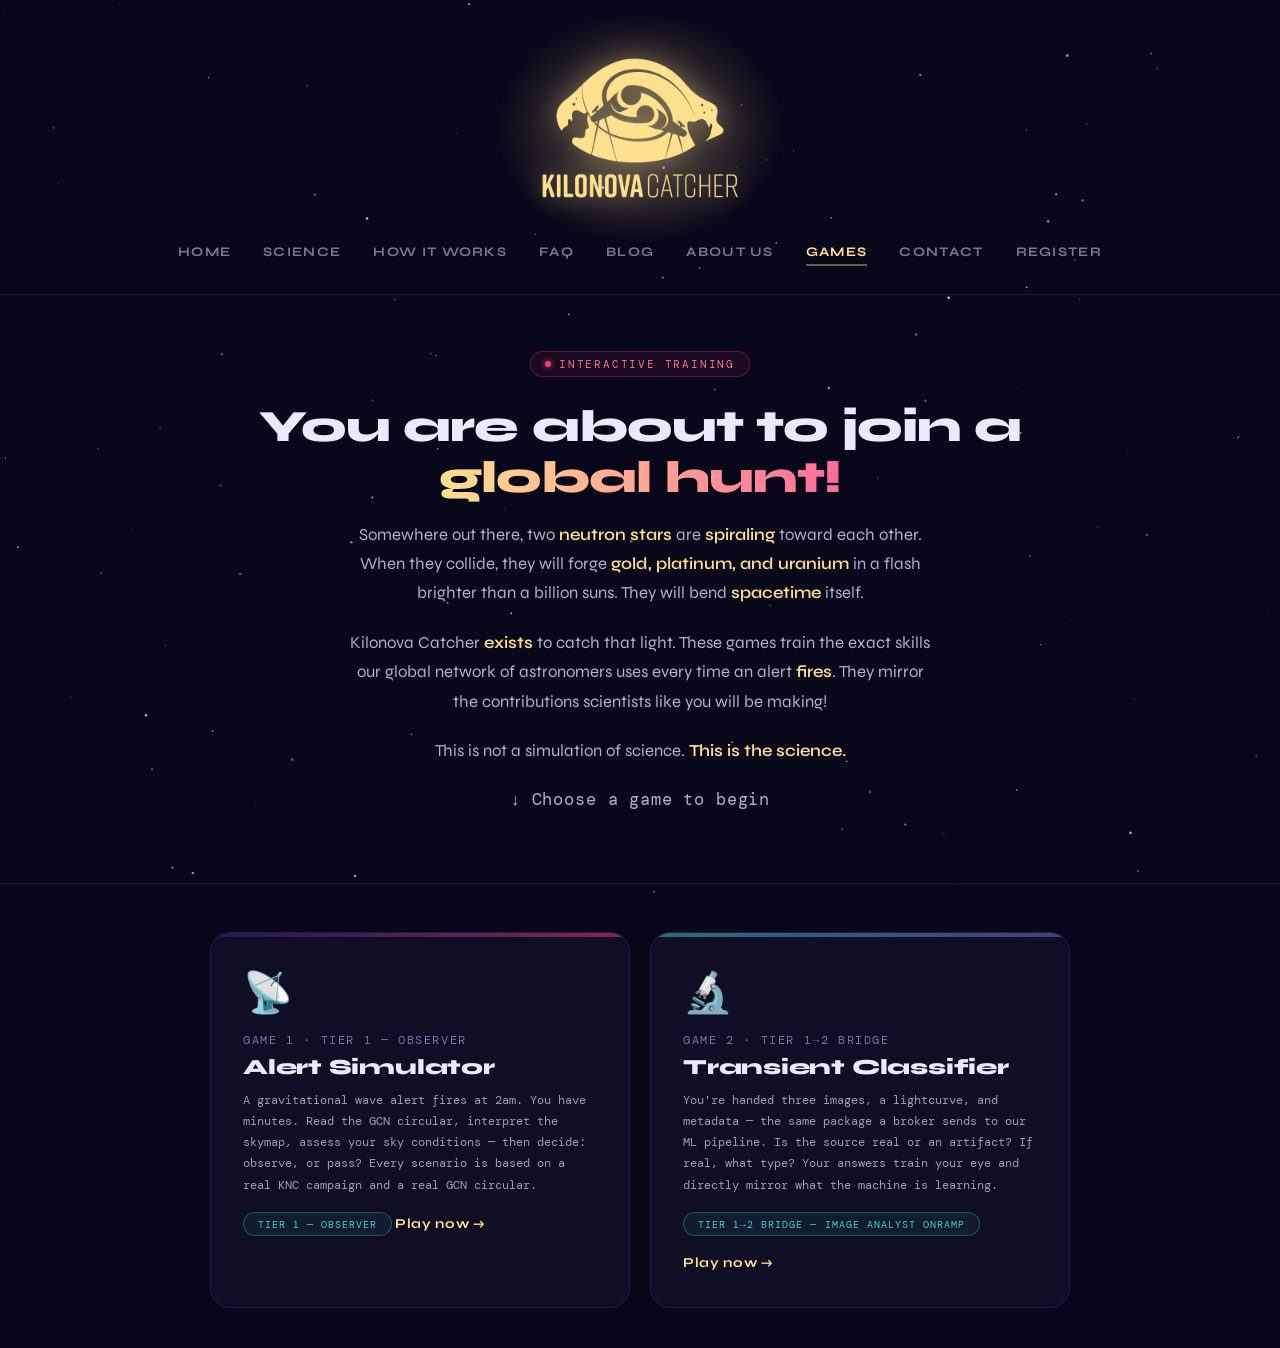
<file: knc_interactivegame.html>
<!DOCTYPE html>
<html lang="en">
<head>
  <meta charset="UTF-8"/>
  <meta name="viewport" content="width=device-width, initial-scale=1.0"/>
  <title>KNC — Interactive Games</title>
  <link href="https://fonts.googleapis.com/css2?family=Syne:wght@400;600;700;800&family=DM+Mono:ital,wght@0,300;0,400;0,500;1,300&display=swap" rel="stylesheet"/>
  <style>
    :root {
      --purple:        #302682;
      --purple-mid:    #4A3AA8;
      --purple-light:  #7B6FD4;
      --purple-dark:   #1E1655;
      --pink:          #ff3d79;
      --pink-light:    #ff6d99;
      --yellow:        #ffe08f;
      --yellow-dim:    #C9A020;
      --bg:            #09071A;
      --bg2:           #100E24;
      --bg3:           #18153A;
      --text:          #EDE8FF;
      --muted:         #7A6FAA;
      --border:        rgba(48,38,130,0.45);
      --border-hover:  rgba(123,111,212,0.6);
      --success:       #3FCFC8;
      --warning:       #ffe08f;
      --danger:        #ff3d79;
    }
    *, *::before, *::after { box-sizing: border-box; margin: 0; padding: 0; }
    body { font-family: 'Syne', sans-serif; background: var(--bg); color: var(--text); min-height: 100vh; overflow-x: hidden; }

    #stars { position: fixed; inset: 0; pointer-events: none; z-index: 0; width: 100%; height: 100%; }

    /* ── KNC site header ── */
    .knc-site-header {
      position: relative; z-index: 2;
      text-align: center; padding: 36px 2rem 28px;
      border-bottom: 1px solid var(--border);
    }
    .knc-logo-wrap { display: inline-block; position: relative; margin-bottom: 1rem; }
    .knc-logo-wrap::before {
      content: ''; position: absolute; inset: -24px; border-radius: 50%;
      background: radial-gradient(ellipse at center,
        rgba(255,224,143,0.32) 0%, rgba(255,224,143,0.12) 45%, rgba(255,224,143,0) 72%);
      pointer-events: none; animation: halo-pulse 4s ease-in-out infinite;
    }
    @keyframes halo-pulse { 0%,100%{opacity:0.7;transform:scale(1)} 50%{opacity:1;transform:scale(1.07)} }
    .knc-logo-wrap img {
      display: block; max-width: 240px; height: auto;
      position: relative; z-index: 1;
      filter: drop-shadow(0 0 14px rgba(255,224,143,0.4));
    }
    .knc-nav {
      display: flex; justify-content: center; gap: 2rem; flex-wrap: wrap;
      font-family: 'Syne', sans-serif; font-size: 0.82rem; font-weight: 700;
      text-transform: uppercase; letter-spacing: 0.1em;
    }
    .knc-nav a { color: rgba(237,232,255,0.5); text-decoration: none; transition: color 0.2s; padding: 0.25rem 0; border-bottom: 2px solid transparent; }
    .knc-nav a:hover { color: var(--yellow); }
    .knc-nav a.active { color: var(--yellow); border-bottom-color: rgba(255,224,143,0.4); }

    /* ── Landing / narrative section ── */
    .landing-section {
      position: relative; z-index: 1;
      margin: 0 auto;
      padding: 56px 2rem 48px; text-align: center;
      border-bottom: 1px solid var(--border);
      transition: opacity 0.6s ease, max-height 0.8s ease;
      max-height: 9999px; overflow: hidden;
    }
    .landing-section.collapsing { opacity: 0; max-height: 0; padding: 0; border: none; }
    .landing-section .live-pill { margin-bottom: 1.5rem; }

    /* ── Live pill ── */
    .live-pill { display: inline-flex; align-items: center; gap: 0.5rem; font-family: 'DM Mono', monospace; font-size: 0.7rem; letter-spacing: 0.16em; text-transform: uppercase; color: var(--pink-light); border: 1px solid rgba(255,61,121,0.3); background: rgba(255,61,121,0.07); border-radius: 99px; padding: 0.3rem 0.9rem; margin-bottom: 1.25rem; }
    .live-dot { width: 6px; height: 6px; border-radius: 50%; background: var(--pink); box-shadow: 0 0 6px var(--pink); animation: blink 2s ease-in-out infinite; }
    @keyframes blink { 0%,100%{opacity:1} 50%{opacity:0.25} }
    .sim-header { position: relative; z-index: 1; text-align: center; padding: 48px 2rem 40px; border-bottom: 1px solid var(--border); }
    .sim-header h1 { font-size: clamp(2rem,5vw,3.2rem); font-weight: 800; line-height: 1.1; letter-spacing: -0.02em; margin-bottom: 0.75rem; }
    .sim-header h1 em { font-style: normal; background: linear-gradient(100deg, var(--yellow), var(--pink-light)); -webkit-background-clip: text; -webkit-text-fill-color: transparent; background-clip: text; }
    .sim-header p { color: var(--muted); font-size: 0.95rem; max-width: 500px; margin: 0 auto; line-height: 1.65; }
    .landing-section h2 { font-size: clamp(1.9rem, 4vw, 2.8rem); font-weight: 800; line-height: 1.15; letter-spacing: -0.02em; margin-bottom: 1rem; }
    .landing-section h2 em { font-style: normal; background: linear-gradient(100deg, var(--yellow), var(--pink-light)); -webkit-background-clip: text; -webkit-text-fill-color: transparent; background-clip: text; }
    .landing-section p { font-size: 1.05rem; color: rgba(237,232,255,0.75); line-height: 1.75; max-width: 580px; margin: 0 auto 1.25rem; }
    .landing-section p strong { color: var(--yellow); font-weight: 600; }
    .landing-cta { font-family: 'DM Mono', monospace; font-size: 0.78rem; color: var(--muted); margin-top: 0.5rem; letter-spacing: 0.05em; }

    /* ── Hero game cards ── */
    .game-hero {
      position: relative; z-index: 1;
      display: flex; gap: 20px; justify-content: center;
      padding: 3rem 1.5rem 2.5rem; margin: 0 auto; flex-wrap: wrap;
      transition: opacity 0.6s ease, max-height 0.8s ease;
      max-height: 9999px; overflow: hidden;
    }
    .game-hero.collapsing { opacity: 0; max-height: 0; padding: 0; }
    .game-card {
      flex: 1; min-width: 280px; max-width: 420px;
      background: var(--bg2); border: 1px solid var(--border);
      border-radius: 20px; padding: 2.25rem 2rem;
      cursor: pointer; transition: all 0.3s ease;
      text-align: left; position: relative; overflow: hidden;
    }
    .game-card::before { content: ''; position: absolute; top: 0; left: 0; right: 0; height: 4px; opacity: 0.5; transition: opacity 0.3s; }
    .game-card.card-alert::before { background: linear-gradient(90deg, var(--purple), var(--pink)); }
    .game-card.card-bogus::before { background: linear-gradient(90deg, var(--success), var(--purple-light)); }
    .game-card:hover { border-color: var(--border-hover); transform: translateY(-4px); box-shadow: 0 12px 40px rgba(48,38,130,0.35); }
    .game-card:hover::before { opacity: 1; }
    .game-card-icon { font-size: 2.5rem; margin-bottom: 1rem; display: block; }
    .game-card-label { font-family: 'DM Mono', monospace; font-size: 0.72rem; text-transform: uppercase; letter-spacing: 0.14em; color: var(--muted); margin-bottom: 0.4rem; }
    .game-card-title { font-size: 1.35rem; font-weight: 800; margin-bottom: 0.6rem; letter-spacing: -0.01em; }
    .game-card-desc { font-family: 'DM Mono', monospace; font-size: 0.78rem; color: rgba(237,232,255,0.65); line-height: 1.7; margin-bottom: 1rem; }
    .game-card-badge { display: inline-block; font-family: 'DM Mono', monospace; font-size: 0.65rem; text-transform: uppercase; letter-spacing: 0.1em; color: var(--success); border: 1px solid rgba(63,207,200,0.3); background: rgba(63,207,200,0.07); border-radius: 99px; padding: 0.3rem 0.85rem; margin-bottom: 1rem; }
    .game-card-start { display: inline-flex; align-items: center; gap: 0.5rem; font-family: 'Syne', sans-serif; font-size: 0.85rem; font-weight: 700; color: var(--yellow); letter-spacing: 0.05em; }

    /* ── Slim browser tab bar ── */
    .game-tabs-bar {
      display: none;
      position: relative; z-index: 1;
      max-width: 900px; margin: 0 auto;
      padding: 1.25rem 1.5rem 0; gap: 8px;
      /* Fade in smoothly */
      opacity: 0; transition: opacity 0.5s ease;
    }
    .game-tabs-bar.visible { display: flex; }
    .game-tabs-bar.visible.ready { opacity: 1; }
    .game-slim-tab {
      flex: 1; display: flex; align-items: center; gap: 0.7rem;
      background: var(--bg2); border: 1px solid var(--border);
      border-bottom: none; border-radius: 10px 10px 0 0;
      padding: 0.85rem 1.4rem;
      cursor: pointer; transition: all 0.25s ease;
      font-size: 0.92rem; font-weight: 700; position: relative;
    }
    .game-slim-tab .slim-icon { font-size: 1.1rem; }
    .game-slim-tab .slim-name { flex: 1; }
    .game-slim-tab.slim-active { background: var(--bg3); border-color: var(--purple-light); color: var(--text); }
    .game-slim-tab.slim-inactive { color: var(--muted); }
    .game-slim-tab.slim-inactive:hover { border-color: var(--border-hover); color: var(--text); }

    /* ── Side-by-side Q layout (data ref left, question right) ── */
    .q-layout {
      display: grid;
      grid-template-columns: 340px 1fr;
      gap: 16px;
      align-items: start;
      margin-bottom: 1.25rem;
    }
    @media (max-width: 700px) { .q-layout { grid-template-columns: 1fr; } }

    /* ── Data reference panel (left column) ── */
    .data-ref-panel {
      background: var(--bg3); border: 1px solid var(--border);
      border-radius: 14px; padding: 1.2rem 1.4rem;
      display: none; /* JS adds .visible */
      position: sticky; top: 12px;
    }
    .data-ref-panel.visible { display: block; }
    .data-ref-header {
      font-family: 'DM Mono', monospace; font-size: 0.8rem;
      font-weight: 600; color: var(--text);
      margin-bottom: 1rem;
      display: flex; align-items: center; justify-content: space-between;
    }
    .data-ref-back {
      font-family: 'DM Mono', monospace; font-size: 0.72rem;
      color: var(--purple-light); cursor: pointer;
      text-decoration: underline; white-space: nowrap;
    }
    /* Triplet — stacked vertically in sidebar */
    .data-ref-triplet {
      display: grid; grid-template-columns: 1fr 1fr 1fr; gap: 6px;
      margin-bottom: 0.85rem;
    }
    .data-ref-frame {
      aspect-ratio: 1; border-radius: 7px; overflow: hidden;
      border: 1px solid var(--border); position: relative;
      background: var(--bg);
    }
    .data-ref-frame canvas { display: block; width: 100%; height: 100%; }
    .data-ref-frame-label {
      position: absolute; bottom: 0; left: 0; right: 0;
      font-family: 'DM Mono', monospace; font-size: 0.62rem;
      text-transform: uppercase; letter-spacing: 0.08em; color: var(--muted);
      background: linear-gradient(transparent, rgba(9,7,26,0.9)); padding: 3px 5px;
    }
    .data-ref-meta {
      font-family: 'DM Mono', monospace; font-size: 0.8rem;
      line-height: 1.8; color: rgba(237,232,255,0.7);
    }
    .data-ref-meta strong { color: var(--pink-light); }
    .data-ref-meta .ref-note { font-size: 0.75rem; color: var(--muted); margin-top: 0.5rem; line-height: 1.6; }

    /* ── Font size fixes for all Game 2 small text ── */
    .rb-card-title { font-family: 'DM Mono', monospace; font-size: 0.82rem; text-transform: uppercase; letter-spacing: 0.12em; color: var(--muted); margin-bottom: 1.25rem; display: flex; align-items: center; gap: 0.5rem; }
    .rb-card-title::after { content: ''; flex: 1; height: 1px; background: var(--border); }
    .triplet-label { position: absolute; bottom: 0; left: 0; right: 0; padding: 5px 9px; font-family: 'DM Mono', monospace; font-size: 0.7rem; text-transform: uppercase; letter-spacing: 0.1em; color: rgba(237,232,255,0.7); background: linear-gradient(transparent, rgba(9,7,26,0.85)); }
    .meta-strip { background: var(--bg3); border: 1px solid var(--border); border-radius: 10px; padding: 1rem 1.2rem; font-family: 'DM Mono', monospace; font-size: 0.85rem; line-height: 2; margin-bottom: 1.25rem; }
    .meta-key { color: var(--pink-light); min-width: 130px; flex-shrink: 0; font-size: 0.85rem; }
    .meta-val { color: var(--text); font-size: 0.85rem; }
    .decision-prompt { font-size: 1.25rem; font-weight: 700; margin-bottom: 0.6rem; }
    .decision-sub { font-family: 'DM Mono', monospace; font-size: 0.85rem; color: var(--muted); margin-bottom: 2rem; line-height: 1.75; }
    .ml-bar-header { display: flex; justify-content: space-between; align-items: center; font-family: 'DM Mono', monospace; font-size: 0.78rem; text-transform: uppercase; letter-spacing: 0.1em; color: var(--muted); margin-bottom: 0.65rem; }
    .ml-agreement { font-family: 'DM Mono', monospace; font-size: 0.82rem; color: var(--muted); margin-top: 0.6rem; line-height: 1.7; }
    .ml-agreement .agree   { color: var(--success); font-weight: 500; }
    .ml-agreement .disagree{ color: var(--yellow);  font-weight: 500; }
    .outcome-text { font-family: 'DM Mono', monospace; font-size: 0.85rem; color: var(--muted); max-width: 540px; margin: 0 auto 1.25rem; line-height: 1.9; }
    .outcome-fact { display: inline-block; background: rgba(48,38,130,0.2); border: 1px solid rgba(123,111,212,0.3); border-radius: 10px; padding: 1rem 1.4rem; font-family: 'DM Mono', monospace; font-size: 0.82rem; color: var(--muted); line-height: 1.8; max-width: 540px; }
    .outcome-fact strong { color: var(--purple-light); }
    .gcn-ticker { background: var(--bg3); border: 1px solid var(--border); border-radius: 10px; padding: 0.7rem 1rem; margin-bottom: 1.25rem; overflow: hidden; font-family: 'DM Mono', monospace; font-size: 0.82rem; color: var(--muted); white-space: nowrap; }
    .score-cell-label { font-family: 'DM Mono', monospace; font-size: 0.7rem; text-transform: uppercase; letter-spacing: 0.12em; color: var(--muted); margin-bottom: 0.35rem; }
    .ticker-type { font-family: 'DM Mono', monospace; font-size: 0.78rem; font-weight: 700; padding: 2px 8px; border-radius: 4px; text-transform: uppercase; letter-spacing: 0.06em; }
    .rb-final-msg { font-family: 'DM Mono', monospace; font-size: 0.85rem; color: var(--muted); max-width: 480px; margin: 0 auto 2rem; line-height: 1.9; }
    .ml-agree-label { font-family: 'DM Mono', monospace; font-size: 0.7rem; color: var(--muted); text-transform: uppercase; letter-spacing: 0.1em; }
    .plot-legend { display: flex; gap: 1rem; flex-wrap: wrap; align-items: center; }
    .leg-item { display: flex; align-items: center; gap: 0.4rem; font-family: 'DM Mono', monospace; font-size: 0.72rem; color: var(--muted); }
    .leg-line  { width: 22px; height: 2.5px; border-radius: 2px; flex-shrink: 0; }
    @media (max-width: 480px) { .data-ref-panel { position: static; } }

    .sim-container { position: relative; z-index: 1; max-width: 900px; margin: 0 auto; padding: 2.5rem 1.5rem 5rem; }

    .score-bar { display: grid; grid-template-columns: repeat(3,1fr); gap: 1rem; margin-bottom: 2rem; }
    .score-cell { background: var(--bg2); border: 1px solid var(--border); border-radius: 14px; padding: 1.1rem 1.25rem; position: relative; overflow: hidden; }
    .score-cell::after { content: ''; position: absolute; top: 0; left: 14px; right: 14px; height: 2px; border-radius: 0 0 2px 2px; opacity: 0.7; }
    .score-cell.c-yellow::after { background: var(--yellow); }
    .score-cell.c-pink::after   { background: var(--pink); }
    .score-cell.c-teal::after   { background: var(--success); }
    .score-cell-label { font-family: 'DM Mono', monospace; font-size: 0.68rem; text-transform: uppercase; letter-spacing: 0.12em; color: var(--muted); margin-bottom: 0.35rem; }
    .score-cell-value { font-family: 'DM Mono', monospace; font-size: 1.4rem; font-weight: 500; line-height: 1; }
    .score-cell.c-yellow .score-cell-value { color: var(--yellow); }
    .score-cell.c-pink   .score-cell-value { color: var(--pink-light); }
    .score-cell.c-teal   .score-cell-value { color: var(--success); }

    .progress-strip { display: flex; align-items: center; justify-content: center; gap: 0.4rem; margin-bottom: 2rem; flex-wrap: wrap; }
    .prog-dot { width: 8px; height: 8px; border-radius: 50%; background: var(--border); border: 1px solid var(--border); transition: all 0.3s ease; flex-shrink: 0; }
    .prog-dot.done    { background: var(--pink); border-color: var(--pink); }
    .prog-dot.current { background: var(--yellow); border-color: var(--yellow); box-shadow: 0 0 8px rgba(255,224,143,0.6); transform: scale(1.35); }
    .prog-label { font-family: 'DM Mono', monospace; font-size: 0.62rem; color: var(--muted); margin-left: 0.75rem; white-space: nowrap; }

    .steps { display: flex; align-items: center; justify-content: center; margin-bottom: 2rem; }
    .step-item { display: flex; align-items: center; gap: 0.5rem; font-family: 'DM Mono', monospace; font-size: 0.65rem; text-transform: uppercase; letter-spacing: 0.08em; color: var(--muted); transition: color 0.3s; }
    .step-item.active { color: var(--purple-light); }
    .step-item.done   { color: var(--pink-light); }
    .step-dot { width: 26px; height: 26px; border-radius: 50%; display: flex; align-items: center; justify-content: center; font-size: 0.65rem; font-weight: 700; background: var(--bg3); border: 1px solid var(--border); flex-shrink: 0; transition: all 0.3s; }
    .step-item.active .step-dot { background: var(--purple); border-color: var(--purple-light); color: #fff; box-shadow: 0 0 0 4px rgba(48,38,130,0.35); }
    .step-item.done   .step-dot { background: var(--pink); border-color: var(--pink-light); color: #fff; }
    .step-line { width: 40px; height: 2px; background: var(--border); flex-shrink: 0; transition: background 0.3s; }
    .step-line.done { background: var(--pink); }

    .card { background: var(--bg2); border: 1px solid var(--border); border-radius: 18px; padding: 1.75rem 2rem; margin-bottom: 1.25rem; position: relative; overflow: hidden; animation: fadeUp 0.4s cubic-bezier(0.16,1,0.3,1); }
    .card::before { content: ''; position: absolute; top: 0; left: 0; right: 0; height: 2px; background: linear-gradient(90deg, var(--purple), var(--pink), var(--yellow)); }
    @keyframes fadeUp { from{opacity:0;transform:translateY(16px)} to{opacity:1;transform:translateY(0)} }
    .card-title { font-family: 'DM Mono', monospace; font-size: 0.65rem; text-transform: uppercase; letter-spacing: 0.14em; color: var(--muted); margin-bottom: 1.25rem; display: flex; align-items: center; gap: 0.5rem; }
    .card-title::after { content: ''; flex: 1; height: 1px; background: var(--border); }

    .gcn-ticker span { display: inline-block; animation: scrolltick 22s linear infinite; }
    .gcn-ticker .hl { color: var(--yellow); }
    .gcn-ticker .hl-pink { color: var(--pink-light); }
    @keyframes scrolltick { 0%{transform:translateX(100%)} 100%{transform:translateX(-100%)} }

    .alert-box { background: var(--bg3); border: 1px solid rgba(48,38,130,0.5); border-radius: 12px; padding: 1.5rem; font-family: 'DM Mono', monospace; font-size: 0.75rem; line-height: 1.9; }
    .alert-label { font-size: 0.72rem; color: var(--yellow); font-weight: 500; letter-spacing: 0.08em; margin-bottom: 0.85rem; display: flex; align-items: center; gap: 0.6rem; }
    .blink-dot { width: 7px; height: 7px; border-radius: 50%; background: var(--yellow); box-shadow: 0 0 5px var(--yellow); animation: blink 1.2s ease-in-out infinite; }
    .alert-row { display: flex; gap: 0.75rem; flex-wrap: wrap; }
    .alert-key { color: var(--pink-light); min-width: 140px; flex-shrink: 0; }
    .alert-val { color: var(--text); }
    .pri-high    { color: var(--yellow);       font-weight: 700; }
    .pri-med     { color: var(--purple-light); font-weight: 700; }
    .pri-retract { color: var(--pink);         font-weight: 700; }

    .skymap-wrap { margin-top: 1.25rem; background: var(--bg3); border: 1px solid var(--purple-light); border-radius: 14px; padding: 1rem 1rem 0.75rem; box-shadow: 0 0 24px rgba(48,38,130,0.25); }
    .skymap-label { font-family: 'DM Mono', monospace; font-size: 0.68rem; text-transform: uppercase; letter-spacing: 0.12em; color: var(--purple-light); margin-bottom: 0.75rem; display: flex; align-items: center; justify-content: space-between; font-weight: 600; flex-wrap: wrap; gap: 0.5rem; }
    .skymap-legend { display: flex; gap: 1rem; flex-wrap: wrap; }
    .skymap-leg-item { display: flex; align-items: center; gap: 0.4rem; font-size: 0.68rem; color: rgba(237,232,255,0.65); }
    .leg-swatch { width: 12px; height: 12px; border-radius: 3px; flex-shrink: 0; }
    #skymap { width: 100%; min-height: 360px; display: block; border-radius: 10px; cursor: crosshair; border: 1px solid rgba(123,111,212,0.2); }
    .leg-swatch { width: 10px; height: 10px; border-radius: 2px; }
    #skymap { width: 100%; display: block; border-radius: 8px; cursor: crosshair; }

    .conditions-grid { display: grid; grid-template-columns: repeat(auto-fit,minmax(175px,1fr)); gap: 1rem; }
    .condition-item { background: var(--bg3); border: 1px solid var(--border); border-radius: 12px; padding: 1rem 1.1rem; transition: border-color 0.2s; }
    .condition-item:hover { border-color: var(--border-hover); }
    .condition-item label { display: block; font-family: 'DM Mono', monospace; font-size: 0.6rem; text-transform: uppercase; letter-spacing: 0.1em; color: var(--muted); margin-bottom: 0.5rem; }
    .condition-val { font-family: 'DM Mono', monospace; font-size: 1rem; font-weight: 500; margin-bottom: 0.5rem; }
    .condition-bar { height: 4px; border-radius: 2px; background: rgba(255,255,255,0.07); overflow: hidden; }
    .condition-bar-fill { height: 100%; border-radius: 2px; }
    .good .condition-val      { color: var(--success); }
    .good .condition-bar-fill { background: linear-gradient(90deg, var(--purple-light), var(--success)); }
    .okay .condition-val      { color: var(--yellow); }
    .okay .condition-bar-fill { background: linear-gradient(90deg, var(--purple-light), var(--yellow)); }
    .poor .condition-val      { color: var(--pink); }
    .poor .condition-bar-fill { background: linear-gradient(90deg, var(--purple), var(--pink)); }

    .btn { font-family: 'Syne', sans-serif; font-size: 0.9rem; font-weight: 700; cursor: pointer; border-radius: 10px; border: 1px solid transparent; padding: 0.85rem 1.75rem; display: inline-flex; align-items: center; gap: 0.5rem; transition: all 0.2s ease; letter-spacing: 0.02em; }
    .btn-primary { background: linear-gradient(135deg, var(--purple), var(--purple-mid)); color: #fff; border-color: var(--purple-mid); box-shadow: 0 4px 20px rgba(48,38,130,0.35); }
    .btn-primary:hover { background: linear-gradient(135deg, var(--purple-mid), var(--purple-light)); transform: translateY(-2px); box-shadow: 0 8px 28px rgba(48,38,130,0.5); }
    .btn-observe { background: linear-gradient(135deg, var(--purple), var(--pink)); color: #fff; border: none; box-shadow: 0 4px 20px rgba(255,61,121,0.25); }
    .btn-observe:hover { transform: translateY(-2px); box-shadow: 0 8px 28px rgba(255,61,121,0.4); }
    .btn-ghost { background: var(--bg3); color: var(--text); border-color: var(--border); }
    .btn-ghost:hover { border-color: var(--border-hover); transform: translateY(-2px); }

    .decision-section { text-align: center; padding: 0.5rem 0; }
    .decision-buttons { display: flex; gap: 1rem; justify-content: center; flex-wrap: wrap; }

    .outcome-panel { border-radius: 16px; padding: 2rem; text-align: center; margin-bottom: 1.25rem; animation: fadeUp 0.4s ease; position: relative; overflow: hidden; }
    .outcome-panel::before { content: ''; position: absolute; top: 0; left: 0; right: 0; height: 2px; }
    .outcome-panel.success { background: rgba(63,207,200,0.07); border: 1px solid rgba(63,207,200,0.25); }
    .outcome-panel.success::before { background: linear-gradient(90deg, var(--success), var(--purple-light)); }
    .outcome-panel.missed  { background: rgba(255,61,121,0.07); border: 1px solid rgba(255,61,121,0.25); }
    .outcome-panel.missed::before  { background: linear-gradient(90deg, var(--pink), var(--purple)); }
    .outcome-panel.skip    { background: rgba(255,224,143,0.07); border: 1px solid rgba(255,224,143,0.25); }
    .outcome-panel.skip::before    { background: linear-gradient(90deg, var(--yellow), var(--pink)); }
    .outcome-icon { font-size: 2.8rem; margin-bottom: 0.85rem; }
    .outcome-title { font-size: 1.25rem; font-weight: 700; margin-bottom: 0.6rem; }

    .final-screen { text-align: center; padding: 1rem 0; }
    .final-screen h2 { font-size: 2rem; font-weight: 800; letter-spacing: -0.02em; margin-bottom: 0.5rem; }
    .final-screen h2 em { font-style: normal; background: linear-gradient(100deg, var(--yellow), var(--pink-light)); -webkit-background-clip: text; -webkit-text-fill-color: transparent; background-clip: text; }
    .final-score-box { display: inline-block; background: var(--bg3); border: 1px solid var(--border); border-radius: 18px; padding: 2rem 3.5rem; margin: 1.5rem 0; position: relative; overflow: hidden; }
    .final-score-box::before { content: ''; position: absolute; top: 0; left: 0; right: 0; height: 2px; background: linear-gradient(90deg, var(--purple), var(--pink), var(--yellow)); }
    .final-big-num { font-family: 'DM Mono', monospace; font-size: 3.5rem; font-weight: 500; color: var(--yellow); line-height: 1; margin-bottom: 0.35rem; }
    .final-big-label { font-family: 'DM Mono', monospace; font-size: 0.65rem; color: var(--muted); text-transform: uppercase; letter-spacing: 0.1em; }
    .rank-pill { display: inline-flex; align-items: center; gap: 0.4rem; font-family: 'DM Mono', monospace; font-size: 0.7rem; letter-spacing: 0.12em; text-transform: uppercase; color: var(--pink-light); border: 1px solid rgba(255,61,121,0.3); background: rgba(255,61,121,0.07); border-radius: 99px; padding: 0.35rem 1rem; margin-bottom: 1.25rem; }
    .final-msg { font-family: 'DM Mono', monospace; font-size: 0.75rem; color: var(--muted); max-width: 460px; margin: 0 auto 2rem; line-height: 1.8; }
    .final-cta { display: flex; gap: 1rem; justify-content: center; flex-wrap: wrap; }
    .btn-join { background: linear-gradient(135deg, var(--pink), var(--purple)); color: #fff; border: none; border-radius: 10px; padding: 0.95rem 2rem; font-family: 'Syne', sans-serif; font-size: 0.9rem; font-weight: 700; cursor: pointer; transition: all 0.2s; box-shadow: 0 4px 20px rgba(255,61,121,0.25); }
    .btn-join:hover { transform: translateY(-2px); box-shadow: 0 8px 28px rgba(255,61,121,0.4); }
    .btn-replay { background: var(--bg3); border: 1px solid var(--border); color: var(--text); border-radius: 10px; padding: 0.9rem 1.75rem; font-family: 'Syne', sans-serif; font-size: 0.9rem; font-weight: 600; cursor: pointer; transition: all 0.2s; }
    .btn-replay:hover { border-color: var(--border-hover); transform: translateY(-2px); }

    .text-center { text-align: center; }
    .hidden { display: none !important; }

    /* ── Game selector ── */

    /* ── How to Play modal ── */
    .htp-overlay {
      position: fixed; inset: 0; z-index: 100;
      background: rgba(9,7,26,0.92); backdrop-filter: blur(8px);
      display: flex; align-items: center; justify-content: center;
      padding: 1rem;
    }
    .htp-overlay.hidden { display: none !important; }
    .htp-modal {
      background: var(--bg2); border: 1px solid var(--purple-light);
      border-radius: 20px; padding: 2.5rem 2.5rem 2rem;
      width: min(700px, 96vw);
      max-height: 90vh;
      overflow-y: auto;
      position: relative;
      box-shadow: 0 24px 80px rgba(48,38,130,0.55);
      animation: fadeUp 0.35s ease;
    }
    @media (max-width: 600px) {
      .htp-modal {
        width: 100vw; max-height: 100dvh; border-radius: 0;
        padding: 1.5rem 1.25rem 1.5rem;
        border: none;
      }
    }
    .htp-modal::before {
      content: ''; position: absolute; top: 0; left: 0; right: 0; height: 3px;
      background: linear-gradient(90deg, var(--purple), var(--pink), var(--yellow));
      border-radius: 20px 20px 0 0;
    }
    .htp-close {
      position: absolute; top: 1.1rem; right: 1.4rem;
      background: rgba(255,255,255,0.06); border: 1px solid var(--border);
      border-radius: 50%; width: 34px; height: 34px;
      color: var(--muted); font-size: 1.1rem; cursor: pointer;
      display: flex; align-items: center; justify-content: center;
      transition: all 0.2s; line-height: 1;
    }
    .htp-close:hover { color: var(--text); background: rgba(255,255,255,0.12); }
    .htp-modal h2 { font-size: clamp(1.35rem, 3vw, 1.7rem); font-weight: 800; margin-bottom: 0.3rem; line-height: 1.2; }
    .htp-modal h2 em { font-style: normal; background: linear-gradient(100deg, var(--yellow), var(--pink-light)); -webkit-background-clip: text; -webkit-text-fill-color: transparent; background-clip: text; }
    .htp-subtitle { font-family: 'DM Mono', monospace; font-size: 0.88rem; color: var(--muted); margin-bottom: 1.75rem; line-height: 1.6; }
    .htp-steps { display: flex; flex-direction: column; gap: 1.1rem; margin-bottom: 1.75rem; }
    .htp-step { display: flex; gap: 1rem; align-items: flex-start; }
    .htp-step-num {
      flex-shrink: 0; width: 32px; height: 32px; border-radius: 50%;
      background: linear-gradient(135deg, var(--purple), var(--purple-mid));
      display: flex; align-items: center; justify-content: center;
      font-family: 'DM Mono', monospace; font-size: 0.8rem; font-weight: 700; color: #fff;
      margin-top: 2px;
    }
    .htp-step-body h4 { font-size: 1.05rem; font-weight: 700; margin-bottom: 0.3rem; color: var(--text); }
    .htp-step-body p { font-family: 'DM Mono', monospace; font-size: 0.88rem; color: rgba(237,232,255,0.75); line-height: 1.75; margin: 0; }
    .htp-lc-section { background: var(--bg3); border: 1px solid var(--border); border-radius: 14px; padding: 1.25rem 1.5rem; margin-bottom: 1.5rem; }
    .htp-lc-title { font-family: 'DM Mono', monospace; font-size: 0.72rem; text-transform: uppercase; letter-spacing: 0.13em; color: var(--purple-light); font-weight: 700; margin-bottom: 1rem; }
    .htp-lc-grid { display: grid; grid-template-columns: repeat(auto-fit, minmax(130px, 1fr)); gap: 0.75rem; }
    .htp-lc-item { background: var(--bg2); border-radius: 10px; padding: 0.85rem 0.9rem; border: 1px solid var(--border); }
    .htp-lc-item .lc-type { font-size: 0.82rem; font-weight: 700; color: var(--yellow); margin-bottom: 0.4rem; }
    .htp-lc-item .lc-desc { font-family: 'DM Mono', monospace; font-size: 0.75rem; color: rgba(237,232,255,0.6); line-height: 1.65; }
    /* Mini lightcurve preview canvas inside HTP */
    .htp-lc-canvas-wrap { margin-bottom: 0.5rem; border-radius: 6px; overflow: hidden; background: var(--bg); }
    .htp-lc-canvas-wrap canvas { display: block; width: 100%; }
    .htp-tip { background: rgba(255,224,143,0.07); border: 1px solid rgba(255,224,143,0.22); border-radius: 10px; padding: 1rem 1.25rem; font-family: 'DM Mono', monospace; font-size: 0.85rem; color: var(--yellow); line-height: 1.75; margin-bottom: 1.5rem; }
    /* ── Persistent info/rules floating button ── */
    .info-fab {
      position: fixed; bottom: 1.75rem; right: 1.75rem; z-index: 50;
      background: linear-gradient(135deg, var(--purple), var(--purple-mid));
      border: 1px solid var(--purple-light); border-radius: 50%;
      width: 50px; height: 50px;
      display: flex; align-items: center; justify-content: center;
      font-size: 1.2rem; cursor: pointer;
      box-shadow: 0 4px 20px rgba(48,38,130,0.45);
      transition: all 0.2s ease;
    }
    .info-fab:hover { transform: scale(1.1); box-shadow: 0 8px 28px rgba(48,38,130,0.65); }
    .info-fab.hidden { display: none !important; }
    /* ── End-of-game nav buttons ── */
    .game-end-nav { display: flex; gap: 1rem; justify-content: center; flex-wrap: wrap; margin-top: 1.25rem; }
    .btn-home { background: var(--bg3); border: 1px solid var(--border); color: var(--text); border-radius: 10px; padding: 0.9rem 1.75rem; font-family: 'Syne', sans-serif; font-size: 0.88rem; font-weight: 700; cursor: pointer; transition: all 0.2s; display: inline-flex; align-items: center; gap: 0.5rem; }
    .btn-home:hover { border-color: var(--purple-light); transform: translateY(-2px); }
    .btn-next-game { background: linear-gradient(135deg, var(--purple), var(--pink)); color: #fff; border: none; border-radius: 10px; padding: 0.9rem 1.75rem; font-family: 'Syne', sans-serif; font-size: 0.88rem; font-weight: 700; cursor: pointer; transition: all 0.2s; display: inline-flex; align-items: center; gap: 0.5rem; box-shadow: 0 4px 20px rgba(255,61,121,0.2); }
    .btn-next-game:hover { transform: translateY(-2px); box-shadow: 0 8px 28px rgba(255,61,121,0.35); }
    .btn-register { background: linear-gradient(135deg, var(--yellow-dim), var(--yellow)); color: var(--bg); border: none; border-radius: 10px; padding: 0.9rem 1.75rem; font-family: 'Syne', sans-serif; font-size: 0.88rem; font-weight: 800; cursor: pointer; transition: all 0.2s; display: inline-flex; align-items: center; gap: 0.5rem; }
    .btn-register:hover { transform: translateY(-2px); box-shadow: 0 8px 24px rgba(255,224,143,0.3); }
    .rb-outcome.wrong { background: rgba(255,61,121,0.07); border: 1px solid rgba(255,61,121,0.25); }
    .rb-outcome.wrong::before { background: linear-gradient(90deg, var(--pink), var(--purple)); }

    .rb-card {
      background: var(--bg2); border: 1px solid var(--border);
      border-radius: 18px; padding: 1.75rem 2rem;
      margin-bottom: 1.25rem; position: relative; overflow: hidden;
      animation: fadeUp 0.4s cubic-bezier(0.16,1,0.3,1);
    }
    .rb-card::before {
      content: ''; position: absolute; top: 0; left: 0; right: 0; height: 2px;
      background: linear-gradient(90deg, var(--success), var(--purple-light), var(--yellow));
    }

    /* Image triplet */
    .triplet-wrap { display: grid; grid-template-columns: 1fr 1fr 1fr; gap: 10px; margin-bottom: 1.25rem; }
    .triplet-frame { background: var(--bg3); border: 1px solid var(--border); border-radius: 10px; overflow: hidden; aspect-ratio: 1; position: relative; }
    .triplet-frame canvas { display: block; width: 100%; height: 100%; }

    .meta-row { display: flex; gap: 0.75rem; flex-wrap: wrap; }

    /* Classification buttons */
    .rb-buttons { display: flex; gap: 1rem; justify-content: center; flex-wrap: wrap; margin-top: 0.5rem; }
    .btn-real  { background: linear-gradient(135deg, var(--purple), var(--success)); color: #fff; border: none; box-shadow: 0 4px 20px rgba(63,207,200,0.2); }
    .btn-real:hover  { transform: translateY(-2px); box-shadow: 0 8px 28px rgba(63,207,200,0.35); }
    .btn-bogus { background: linear-gradient(135deg, var(--purple-dark), var(--pink)); color: #fff; border: none; box-shadow: 0 4px 20px rgba(255,61,121,0.2); }
    .btn-bogus:hover { transform: translateY(-2px); box-shadow: 0 8px 28px rgba(255,61,121,0.35); }

    /* ML confidence bar */
    .ml-bar-wrap { background: var(--bg3); border: 1px solid var(--border); border-radius: 10px; padding: 1rem 1.25rem; margin-bottom: 1rem; }
    .ml-bar-track { height: 8px; background: rgba(255,255,255,0.07); border-radius: 4px; overflow: hidden; position: relative; }
    .ml-bar-fill { height: 100%; border-radius: 4px; transition: width 0.8s cubic-bezier(0.16,1,0.3,1); width: 0%; }
    .ml-bar-fill.real-fill { background: linear-gradient(90deg, var(--purple-light), var(--success)); }
    .ml-bar-fill.bogus-fill { background: linear-gradient(90deg, var(--purple), var(--pink)); }
    .ml-agreement .agree   { color: var(--success); font-weight: 500; }
    .ml-agreement .disagree{ color: var(--yellow);  font-weight: 500; }

    /* Outcome panels for RB game */
    .rb-outcome {
      border-radius: 16px; padding: 1.75rem; text-align: center;
      margin-bottom: 1.25rem; animation: fadeUp 0.4s ease;
      position: relative; overflow: hidden;
    }
    .rb-outcome::before { content: ''; position: absolute; top: 0; left: 0; right: 0; height: 2px; }
    .rb-outcome.real-correct  { background: rgba(63,207,200,0.07);  border: 1px solid rgba(63,207,200,0.25); }
    .rb-outcome.real-correct::before { background: linear-gradient(90deg, var(--success), var(--purple-light)); }
    .rb-outcome.bogus-correct { background: rgba(255,224,143,0.07); border: 1px solid rgba(255,224,143,0.25); }
    .rb-outcome.bogus-correct::before { background: linear-gradient(90deg, var(--yellow), var(--purple-light)); }
    .rb-outcome.wrong { background: rgba(255,61,121,0.07); border: 1px solid rgba(255,61,121,0.25); }
    .rb-outcome.wrong::before { background: linear-gradient(90deg, var(--pink), var(--purple)); }

    /* RB final screen */
    .rb-final { text-align: center; padding: 1rem 0; }
    .rb-final h2 { font-size: 2rem; font-weight: 800; letter-spacing: -0.02em; margin-bottom: 0.5rem; }
    .rb-final h2 em { font-style: normal; background: linear-gradient(100deg, var(--success), var(--purple-light)); -webkit-background-clip: text; -webkit-text-fill-color: transparent; background-clip: text; }
    .ml-score-box {
      display: inline-block; background: var(--bg3); border: 1px solid var(--border);
      border-radius: 18px; padding: 1.75rem 3rem; margin: 1.5rem 0; position: relative; overflow: hidden;
    }
    .ml-score-box::before { content: ''; position: absolute; top: 0; left: 0; right: 0; height: 2px; background: linear-gradient(90deg, var(--success), var(--purple-light), var(--yellow)); }
    .ml-agree-pct { font-family: 'DM Mono', monospace; font-size: 3rem; font-weight: 500; color: var(--success); line-height: 1; margin-bottom: 0.25rem; }
    .ml-agree-label { font-family: 'DM Mono', monospace; font-size: 0.62rem; color: var(--muted); text-transform: uppercase; letter-spacing: 0.1em; }
    .tier-pill {
      display: inline-flex; align-items: center; gap: 0.4rem;
      font-family: 'DM Mono', monospace; font-size: 0.7rem;
      letter-spacing: 0.12em; text-transform: uppercase;
      color: var(--success); border: 1px solid rgba(63,207,200,0.3);
      background: rgba(63,207,200,0.07); border-radius: 99px;
      padding: 0.35rem 1rem; margin-bottom: 1.25rem;
    }
    .rb-final-msg { font-family: 'DM Mono', monospace; font-size: 0.75rem; color: var(--muted); max-width: 460px; margin: 0 auto 2rem; line-height: 1.8; }
  </style>
</head>
<body>

<canvas id="stars"></canvas>

<!-- ══ HOW TO PLAY — Game 1 Modal ══ -->
<div class="htp-overlay hidden" id="htpGame1">
  <div class="htp-modal">
    <button class="htp-close" onclick="closeHTP()">&times;</button>
    <h2>Game 1 — <em>Alert Simulator</em></h2>
    <p class="htp-subtitle">Train the real skills KNC observers use the moment a gravitational wave alert fires. Every scenario is based on a real event.</p>
    <div class="htp-steps">
      <div class="htp-step">
        <div class="htp-step-num">1</div>
        <div class="htp-step-body">
          <h4>📡 Read the Alert</h4>
          <p>A GCN circular arrives — just like the real ones KNC members receive. It tells you what type of event was detected, where in the sky it came from, how certain the position is, and how urgent the follow-up window is. A skymap shows the localization region.</p>
        </div>
      </div>
      <div class="htp-step">
        <div class="htp-step-num">2</div>
        <div class="htp-step-body">
          <h4>🌤 Check Your Conditions</h4>
          <p>Your observatory's current seeing, moon phase, target altitude, and sky transparency are shown. Good conditions let you go deep. Poor conditions — or a target below the horizon — may mean sitting this one out.</p>
        </div>
      </div>
      <div class="htp-step">
        <div class="htp-step-num">3</div>
        <div class="htp-step-body">
          <h4>🔭 Observe or Skip?</h4>
          <p>Weigh everything up and make your call. Not every alert is worth chasing — a retracted event or a stormy night are completely valid reasons to pass. Experienced observers know when to say no.</p>
        </div>
      </div>
      <div class="htp-step">
        <div class="htp-step-num">4</div>
        <div class="htp-step-body">
          <h4>✓ See the Outcome</h4>
          <p>Find out what the right call was and exactly why. The feedback explains the science behind each decision.</p>
        </div>
      </div>
    </div>
    <div class="htp-tip">💡 <strong>Skymap tip:</strong> A long banana arc = only 2 LIGO detectors fired → big uncertain region to search. A compact blob = all 3 detectors triangulated well → much smaller, efficient search. Retracted events show a red ✕ — always skip those!</div>
    <div class="htp-lc-section">
      <div class="htp-lc-title">Skymap shapes you'll see</div>
      <div class="htp-lc-grid">
        <div class="htp-lc-item"><div class="lc-type">🍌 GW Banana</div><div class="lc-desc">Long arc across the sky. 2-detector LIGO event. Wide search area — requires many observers.</div></div>
        <div class="htp-lc-item"><div class="lc-type">🫧 GW Blob</div><div class="lc-desc">Compact island(s). 3-detector event. Well-constrained — focused search possible.</div></div>
        <div class="htp-lc-item"><div class="lc-type">🎯 Swift GRB</div><div class="lc-desc">Precise bullseye. Swift-XRT narrows position to arcminutes — you can point directly.</div></div>
        <div class="htp-lc-item"><div class="lc-type">✕ Retracted</div><div class="lc-desc">Red cross. False alarm — the event was withdrawn. Do not observe.</div></div>
      </div>
    </div>
    <div style="text-align:center; padding-top: 0.5rem;">
      <button class="btn btn-observe" onclick="closeHTP(); switchGame('alert');">🚀 Start Game 1</button>
    </div>
  </div>
</div>

<!-- ══ HOW TO PLAY — Game 2 Modal ══ -->
<div class="htp-overlay hidden" id="htpGame2">
  <div class="htp-modal">
    <button class="htp-close" onclick="closeHTP()">&times;</button>
    <h2>Game 2 — <em>Transient Classifier</em></h2>
    <p class="htp-subtitle">You're doing what the KNC machine-learning pipeline does — but with your eyes and brain. This is exactly the skill our NASA-funded ML project is built on.</p>
    <div class="htp-steps">
      <div class="htp-step">
        <div class="htp-step-num">1</div>
        <div class="htp-step-body">
          <h4>🖼 Look at the Image Triplet</h4>
          <p>You see three images side by side: <strong style="color:var(--yellow)">Science</strong> (new photo), <strong style="color:var(--yellow)">Reference</strong> (old archived photo of the same spot), and <strong style="color:var(--yellow)">Difference</strong> (Science minus Reference). A real new source shows up in Science, is absent in Reference, and leaves a clean round blob in Difference. Artifacts look messy — streaks, double blobs, or sharp single pixels.</p>
        </div>
      </div>
      <div class="htp-step">
        <div class="htp-step-num">2</div>
        <div class="htp-step-body">
          <h4>📈 Study the Lightcurve</h4>
          <p>The lightcurve shows how bright the source is over days. Each shape is a fingerprint — kilonovae fade in days, supernovae take weeks to months, GRB afterglows decay as smooth power-laws. The reference chart below shows what each one looks like.</p>
        </div>
      </div>
      <div class="htp-step">
        <div class="htp-step-num">3</div>
        <div class="htp-step-body">
          <h4>✓✗ Real or Bogus?</h4>
          <p>Is this a real astrophysical source, or an image artifact? Check the Difference image morphology and the metadata (especially PSF FWHM vs. seeing — a source sharper than the atmosphere allows is always bogus).</p>
        </div>
      </div>
      <div class="htp-step">
        <div class="htp-step-num">4</div>
        <div class="htp-step-body">
          <h4>🔬 If Real — What Type?</h4>
          <p>Classify using lightcurve shape, fading speed, host galaxy offset, and colour. Remember: you never see GRBs directly — only their <em>optical afterglows</em>. Short GRB afterglows (compact mergers) may carry a kilonova; long GRB afterglows (collapsing stars) do not.</p>
        </div>
      </div>
    </div>

    <div class="htp-lc-section">
      <div class="htp-lc-title">Lightcurve shape reference — what each transient looks like</div>
      <div class="htp-lc-grid" id="htpLcGrid">
        <div class="htp-lc-item">
          <div class="lc-type">💛 Kilonova</div>
          <div class="htp-lc-canvas-wrap"><canvas id="htpLc_kn" height="70"></canvas></div>
          <div class="lc-desc">Peaks in &lt;1 day. Fades fast. Turns red quickly (r-process lanthanides).</div>
        </div>
        <div class="htp-lc-item">
          <div class="lc-type">⚡ Short GRB afterglow</div>
          <div class="htp-lc-canvas-wrap"><canvas id="htpLc_sgrb" height="70"></canvas></div>
          <div class="lc-desc">Power-law decay. Blue. May show a KN red bump at ~2 days.</div>
        </div>
        <div class="htp-lc-item">
          <div class="lc-type">💥 Long GRB afterglow</div>
          <div class="htp-lc-canvas-wrap"><canvas id="htpLc_lgrb" height="70"></canvas></div>
          <div class="lc-desc">Power-law decay, steepens at jet break (~2d). No KN bump. Blue.</div>
        </div>
        <div class="htp-lc-item">
          <div class="lc-type">🌟 Type Ia Supernova</div>
          <div class="htp-lc-canvas-wrap"><canvas id="htpLc_snia" height="70"></canvas></div>
          <div class="lc-desc">Slow ~15d rise. Secondary i-band bump at +30d. Weeks–months.</div>
        </div>
        <div class="htp-lc-item">
          <div class="lc-type">🌀 Core-collapse SN</div>
          <div class="htp-lc-canvas-wrap"><canvas id="htpLc_ccsn" height="70"></canvas></div>
          <div class="lc-desc">Long plateau ~80d (Type II-P). Star-forming host. Very slow.</div>
        </div>
        <div class="htp-lc-item">
          <div class="lc-type">🕳 Tidal Disruption</div>
          <div class="htp-lc-canvas-wrap"><canvas id="htpLc_tde" height="70"></canvas></div>
          <div class="lc-desc">Smooth rise ~40d. t⁻⁵/³ decline. Nuclear. UV-bright.</div>
        </div>
        <div class="htp-lc-item">
          <div class="lc-type">🔥 AGN Flare</div>
          <div class="htp-lc-canvas-wrap"><canvas id="htpLc_agn" height="70"></canvas></div>
          <div class="lc-desc">Slow, irregular variability. Source visible in reference. Nuclear.</div>
        </div>
        <div class="htp-lc-item">
          <div class="lc-type">✗ Bogus</div>
          <div class="htp-lc-canvas-wrap"><canvas id="htpLc_bogus" height="70"></canvas></div>
          <div class="lc-desc">Single-epoch spike. No real lightcurve. FWHM anomaly.</div>
        </div>
      </div>
    </div>

    <div class="htp-tip">💡 <strong>Key rule:</strong> A source with FWHM smaller than the atmospheric seeing is <em>always</em> a detector artifact — the atmosphere blurs everything to at least the seeing size. No real star or transient can beat the atmosphere.</div>
    <div style="text-align:center; padding-top: 0.5rem;">
      <button class="btn btn-observe" onclick="closeHTP(); switchGame('bogus');">🚀 Start Game 2</button>
    </div>
  </div>
</div>

<!-- ══ Persistent floating info button ══ -->
<button class="info-fab hidden" id="infoFab" onclick="openInfoFab()" title="How to play / Rules">ℹ️</button>

<div class="knc-site-header">
  <div class="knc-logo-wrap">
    <img src="./KiloNovaCatcher_files/LOGO_FINAL_J_600.png" alt="KiloNova Catcher">
  </div>
  <nav class="knc-nav">
      <a href="index.html">Home</a>
      <a href="Our_Science_Page.html">Science</a>
      <a href="How_it_works.html">How It Works</a>
      <a href="Knc_faq.html">FAQ</a>
      <a href="KNC_blog.html">Blog</a>
      <a href="About_us.html">About Us</a>
      <a href="knc_interactivegame.html" class="active">Games</a>
      <a href="KiloNovaCatcher_contactus.html">Contact</a>
      <a href="register.html">Register</a>
  </nav>
</div>

<!-- ══════════════════════════════════════
     LANDING — narrative hook
══════════════════════════════════════ -->
<div class="landing-section" id="landingSection">
  <div class="live-pill"><div class="live-dot"></div> Interactive Training</div>
  <h2>You are about to join a<br><em>global hunt!</em></h2>
  <p>Somewhere out there, two <strong>neutron stars</strong> are <strong>spiraling</strong> toward each other. When they collide, they will forge <strong>gold, platinum, and uranium</strong> in a flash brighter than a billion suns. They will bend <strong>spacetime</strong> itself.</p>
  <p>Kilonova Catcher <strong>exists</strong> to catch that light. These games train the exact skills our global network of astronomers uses every time an alert <strong>fires</strong>. They mirror the contributions scientists like you will be making! </p>
  <p>This is not a simulation of science. <strong>This is the science.</strong></p>
  <p class="landing-cta">↓ Choose a game to begin</p>
</div>

<!-- ══════════════════════════════════════
     HERO GAME CARDS
══════════════════════════════════════ -->
<div class="game-hero" id="gameHero">
  <div class="game-card card-alert" onclick="openHTP('game1')">
    <span class="game-card-icon">📡</span>
    <div class="game-card-label">Game 1 · Tier 1 — Observer</div>
    <div class="game-card-title">Alert Simulator</div>
    <div class="game-card-desc">A gravitational wave alert fires at 2am. You have minutes. Read the GCN circular, interpret the skymap, assess your sky conditions — then decide: observe, or pass? Every scenario is based on a real KNC campaign and a real GCN circular.</div>
    <span class="game-card-badge">Tier 1 — Observer</span>
    <div class="game-card-start">Play now →</div>
  </div>
  <div class="game-card card-bogus" onclick="openHTP('game2')">
    <span class="game-card-icon">🔬</span>
    <div class="game-card-label">Game 2 · Tier 1→2 Bridge</div>
    <div class="game-card-title">Transient Classifier</div>
    <div class="game-card-desc">You're handed three images, a lightcurve, and metadata — the same package a broker sends to our ML pipeline. Is the source real or an artifact? If real, what type? Your answers train your eye and directly mirror what the machine is learning.</div>
    <span class="game-card-badge">Tier 1→2 Bridge — Image Analyst Onramp</span>
    <div class="game-card-start">Play now →</div>
  </div>
</div>
 
<!-- ══════════════════════════════════════
     SLIM BROWSER TABS (shown when a game is active)
══════════════════════════════════════ -->
<div class="game-tabs-bar" id="gameTabsBar">
  <div class="game-slim-tab" id="slimAlert" onclick="switchGame('alert')">
    <span class="slim-icon">📡</span>
    <span class="slim-name">Game 1 — Alert Simulator</span>
  </div>
  <div class="game-slim-tab" id="slimBogus" onclick="switchGame('bogus')">
    <span class="slim-icon">🔬</span>
    <span class="slim-name">Game 2 — Transient Classifier</span>
  </div>
</div>
 
<!-- ══════════════════════════════════════
     GAME 1: ALERT SIMULATOR
══════════════════════════════════════ -->
<div id="gameAlert" class="hidden">
<div class="sim-container">
  <div class="score-bar">
    <div class="score-cell c-yellow"><div class="score-cell-label">Correct Decisions</div><div class="score-cell-value" id="scoreDisplay">0 / 0</div></div>
    <div class="score-cell c-pink">  <div class="score-cell-label">Scenario</div>        <div class="score-cell-value" id="scenarioDisplay">—</div></div>
    <div class="score-cell c-teal">  <div class="score-cell-label">Streak</div>          <div class="score-cell-value" id="streakDisplay">—</div></div>
  </div>
  <div class="progress-strip" id="progressStrip"></div>
  <div class="steps" id="stepIndicator">
    <div class="step-item active" id="step1"><div class="step-dot">1</div><span>Read Alert</span></div>
    <div class="step-line" id="line1"></div>
    <div class="step-item" id="step2"><div class="step-dot">2</div><span>Conditions</span></div>
    <div class="step-line" id="line2"></div>
    <div class="step-item" id="step3"><div class="step-dot">3</div><span>Decide</span></div>
    <div class="step-line" id="line3"></div>
    <div class="step-item" id="step4"><div class="step-dot">4</div><span>Outcome</span></div>
  </div>
 
  <div id="phaseAlert">
    <div class="gcn-ticker"><span>GCN NETWORK FEED &nbsp;|&nbsp; <span class="hl">● LIVE</span> &nbsp;|&nbsp; Monitoring LVK O4 · SVOM · Fermi-GBM · Swift-BAT &nbsp;|&nbsp; Last event: 2.3 hrs ago &nbsp;|&nbsp; <span class="hl-pink">Active observers: 14</span> &nbsp;|&nbsp; GW events this run: 3 &nbsp;|&nbsp;</span></div>
    <!-- Skymap gets its own prominent card, rendered here by JS -->
    <div id="skymapCard" class="card" style="padding:1.5rem 1.75rem;">
      <div class="card-title">Sky Localisation Map</div>
      <!-- drawSkymap() injects .skymap-wrap here -->
    </div>
    <div class="card"><div class="card-title">Incoming GCN Alert</div><div class="alert-box" id="alertBox"></div></div>
    <div class="text-center"><button class="btn btn-primary" onclick="goToConditions()">📡 Check Sky Conditions →</button></div>
  </div>
 
  <div id="phaseConditions" class="hidden">
    <div class="card"><div class="card-title">Your Observatory Conditions</div><div class="conditions-grid" id="conditionsGrid"></div></div>
    <div class="text-center"><button class="btn btn-observe" onclick="goToDecision()">Make My Decision →</button></div>
  </div>
 
  <div id="phaseDecision" class="hidden">
    <div class="card">
      <div class="decision-section">
        <div class="decision-prompt">Should you observe this target?</div>
        <div class="decision-sub">Weigh the alert priority, time window, and your sky conditions.</div>
        <div class="decision-buttons">
          <button class="btn btn-observe" onclick="makeDecision('observe')">🔭 Observe Now</button>
          <button class="btn btn-ghost"   onclick="makeDecision('skip')">⏭ Skip This Event</button>
        </div>
      </div>
    </div>
  </div>
 
  <div id="phaseOutcome" class="hidden">
    <div class="outcome-panel" id="outcomePanel">
      <div class="outcome-icon"  id="outcomeIcon"></div>
      <div class="outcome-title" id="outcomeTitle"></div>
      <div class="outcome-text"  id="outcomeText"></div>
      <div class="outcome-fact"  id="outcomeFact"></div>
    </div>
    <div class="text-center"><button class="btn btn-observe" id="nextBtn" onclick="nextScenario()">Next Scenario →</button></div>
  </div>
 
  <div id="phaseFinal" class="hidden">
    <div class="card">
      <div class="final-screen">
        <h2>Simulation <em>Complete</em></h2>
        <p style="font-family:'DM Mono',monospace;font-size:0.72rem;color:var(--muted);">Here's how your decisions compared to experienced KNC observers.</p>
        <div class="final-score-box">
          <div class="final-big-num" id="finalScore">—</div>
          <div class="final-big-label" id="finalScoreLabel">correct decisions</div>
        </div><br>
        <div class="rank-pill" id="rankBadge">—</div>
        <p class="final-msg" id="finalMessage"></p>
        <div class="final-cta">
          <button class="btn-home"      onclick="window.location.href='KiloNovaCatcher_main.html'">🏠 Home</button>
          <button class="btn-next-game" onclick="switchGame('bogus')">🔬 Try Game 2 →</button>
          <button class="btn-replay"    onclick="restartSim()">↩ Play Again</button>
          <button class="btn-register"  onclick="window.location.href='register.html'">🚀 Join KNC</button>
        </div>
      </div>
    </div>
  </div>
</div>
</div><!-- end #gameAlert -->
 
<!-- ══════════════════════════════════════
     GAME 2: TRANSIENT CLASSIFIER (2-step)
══════════════════════════════════════ -->
<div id="gameBogus" class="hidden">
<div class="sim-container">
 
  <!-- Score bar -->
  <div class="rb-score-bar score-bar">
    <div class="score-cell c-teal">
      <div class="score-cell-label">Full Rounds Correct</div>
      <div class="score-cell-value" id="rbScoreDisplay">0 / 0</div>
    </div>
    <div class="score-cell c-pink">
      <div class="score-cell-label">Round</div>
      <div class="score-cell-value" id="rbSetDisplay">—</div>
    </div>
    <div class="score-cell c-yellow">
      <div class="score-cell-label">Type Accuracy</div>
      <div class="score-cell-value" id="rbTypeDisplay">—</div>
    </div>
  </div>
 
  <!-- Progress dots -->
  <div class="progress-strip" id="rbProgressStrip"></div>
 
  <!-- Steps indicator -->
  <div class="steps" id="rbStepIndicator">
    <div class="step-item active" id="rbStep1"><div class="step-dot">1</div><span>View Data</span></div>
    <div class="step-line" id="rbLine1"></div>
    <div class="step-item" id="rbStep2"><div class="step-dot">2</div><span>Real or Bogus?</span></div>
    <div class="step-line" id="rbLine2"></div>
    <div class="step-item" id="rbStep3"><div class="step-dot">3</div><span>What Type?</span></div>
    <div class="step-line" id="rbLine3"></div>
    <div class="step-item" id="rbStep4"><div class="step-dot">4</div><span>Outcome</span></div>
  </div>
 
  <!-- Phase 1: View data -->
  <div id="rbPhaseView">
    <div class="rb-card">
      <div class="rb-card-title">Image Triplet — Science · Reference · Difference</div>
      <div class="triplet-wrap" id="rbTriplet">
        <div class="triplet-frame"><canvas id="rbSciCanvas"></canvas><div class="triplet-label">Science</div></div>
        <div class="triplet-frame"><canvas id="rbRefCanvas"></canvas><div class="triplet-label">Reference</div></div>
        <div class="triplet-frame"><canvas id="rbDiffCanvas"></canvas><div class="triplet-label">Difference</div></div>
      </div>
    </div>
    <div class="rb-card">
      <div class="rb-card-title">Lightcurve</div>
      <canvas id="rbLcCanvas" style="width:100%;display:block;border-radius:8px;" height="160"></canvas>
      <div class="plot-legend" id="rbLcLegend" style="margin-top:8px;"></div>
    </div>
    <div class="rb-card">
      <div class="rb-card-title">Alert Metadata</div>
      <div class="meta-strip" id="rbMeta"></div>
    </div>
    <div class="text-center">
      <button class="btn btn-primary" onclick="rbGoToRealBogus()">Make My Assessment →</button>
    </div>
  </div>
 
  <!-- Phase 2: Real or Bogus — side-by-side layout -->
  <div id="rbPhaseRB" class="hidden">
    <div class="q-layout">
      <!-- LEFT: data reference panel -->
      <div class="data-ref-panel" id="rbRefPanelRB">
        <div class="data-ref-header">
          <span>Your data</span>
          <span class="data-ref-back" onclick="rbGoBack()">← view data</span>
        </div>
        <div class="data-ref-triplet">
          <div class="data-ref-frame"><canvas id="rbRefSci1"></canvas><div class="data-ref-frame-label">Sci</div></div>
          <div class="data-ref-frame"><canvas id="rbRefRef1"></canvas><div class="data-ref-frame-label">Ref</div></div>
          <div class="data-ref-frame"><canvas id="rbRefDif1"></canvas><div class="data-ref-frame-label">Diff</div></div>
        </div>
        <div class="data-ref-meta" id="rbRefMetaRB"></div>
      </div>
      <!-- RIGHT: question card -->
      <div class="rb-card" style="margin-bottom:0;">
        <div class="decision-section">
          <div class="decision-prompt">Step 1 — Real transient or image artifact?</div>
          <div class="decision-sub">A real source appears in Science, is absent from Reference, and leaves a clean round residual in Difference. Bogus sources show dipoles, streaks, hot pixels, or other asymmetric morphology.</div>
          <div class="rb-buttons">
            <button class="btn btn-real"  onclick="rbDecideRB('real')">✓ Real Transient</button>
            <button class="btn btn-bogus" onclick="rbDecideRB('bogus')">✗ Bogus / Artifact</button>
          </div>
        </div>
      </div>
    </div>
  </div>
 
  <!-- Phase 3: Type classification — side-by-side layout -->
  <div id="rbPhaseType" class="hidden">
    <div class="q-layout">
      <!-- LEFT: data reference panel -->
      <div class="data-ref-panel" id="rbRefPanelType">
        <div class="data-ref-header">
          <span>Your data</span>
          <span class="data-ref-back" onclick="rbGoBack()">← view data</span>
        </div>
        <div class="data-ref-triplet">
          <div class="data-ref-frame"><canvas id="rbRefSci2"></canvas><div class="data-ref-frame-label">Sci</div></div>
          <div class="data-ref-frame"><canvas id="rbRefRef2"></canvas><div class="data-ref-frame-label">Ref</div></div>
          <div class="data-ref-frame"><canvas id="rbRefDif2"></canvas><div class="data-ref-frame-label">Diff</div></div>
        </div>
        <div class="data-ref-meta" id="rbRefMetaType"></div>
      </div>
      <!-- RIGHT: question card -->
      <div class="rb-card" style="margin-bottom:0;">
        <div class="decision-section">
          <div class="decision-prompt">Step 2 — What type of transient is it?</div>
          <div class="decision-sub" id="rbTypeSub">Use the lightcurve shape, host offset, magnitude, and fading rate to classify the source. Note: GRBs themselves are not optically visible — you are classifying the <em>afterglow</em> at the GRB position. Short GRB afterglows originate from compact object mergers and may carry a kilonova component; long GRB afterglows come from collapsing massive stars and do not.</div>
          <div class="decision-buttons" id="rbTypeButtons" style="display:flex;flex-wrap:wrap;gap:0.75rem;justify-content:center;margin-top:1.5rem;">
            <!-- Populated by JS -->
          </div>
        </div>
      </div>
    </div>
  </div>
 
  <!-- Phase 4: Outcome -->
  <div id="rbPhaseOutcome" class="hidden">
    <!-- Real/bogus result -->
    <div class="rb-outcome" id="rbRBOutcomePanel">
      <div class="outcome-icon"  id="rbRBIcon"></div>
      <div class="outcome-title" id="rbRBTitle"></div>
      <div class="outcome-text"  id="rbRBText"></div>
    </div>
    <!-- Plain-language bogus explainer (shown when player called bogus wrong OR for all bogus cases) -->
    <div id="rbBogusExplainer" class="hidden" style="background:rgba(255,224,143,0.06);border:1px solid rgba(255,224,143,0.2);border-radius:14px;padding:1.25rem 1.5rem;margin-bottom:1.25rem;">
      <div style="font-family:'DM Mono',monospace;font-size:0.7rem;text-transform:uppercase;letter-spacing:0.12em;color:var(--yellow);font-weight:700;margin-bottom:0.85rem;">🔍 What the data was telling you</div>
      <div id="rbBogusExplainerText" style="font-family:'DM Mono',monospace;font-size:0.84rem;color:rgba(237,232,255,0.75);line-height:1.85;"></div>
    </div>
    <!-- Type result (only shown if real) -->
    <div id="rbTypeOutcomeWrap">
      <div class="rb-outcome" id="rbTypeOutcomePanel">
        <div class="outcome-icon"  id="rbTypeIcon"></div>
        <div class="outcome-title" id="rbTypeTitle"></div>
        <div class="outcome-text"  id="rbTypeText"></div>
      </div>
    </div>
    <!-- ML confidence -->
    <div class="ml-bar-wrap">
      <div class="ml-bar-header">
        <span>ML Pipeline Confidence</span>
        <span id="rbMlLabel">—</span>
      </div>
      <div class="ml-bar-track">
        <div class="ml-bar-fill" id="rbMlBar"></div>
      </div>
      <div class="ml-agreement" id="rbMlAgreement"></div>
    </div>
    <!-- Science fact -->
    <div class="outcome-fact" id="rbFact" style="display:block;margin-bottom:1.25rem;text-align:left;max-width:100%;"></div>
    <div class="text-center">
      <button class="btn btn-observe" id="rbNextBtn" onclick="rbNext()">Next Round →</button>
    </div>
  </div>
 
  <!-- Phase: Final -->
  <div id="rbPhaseFinal" class="hidden">
    <div class="rb-card">
      <div class="rb-final">
        <h2>Session <em>Complete</em></h2>
        <p style="font-family:'DM Mono',monospace;font-size:0.72rem;color:var(--muted);">Your real/bogus and type classification results.</p>
        <div style="display:grid;grid-template-columns:1fr 1fr;gap:16px;margin:1.5rem 0;">
          <div class="ml-score-box" style="padding:1.5rem 2rem;">
            <div class="ml-agree-pct" id="rbFinalRBPct" style="font-size:2.2rem;">—</div>
            <div class="ml-agree-label">real/bogus accuracy</div>
          </div>
          <div class="ml-score-box" style="padding:1.5rem 2rem;">
            <div class="ml-agree-pct" id="rbFinalTypePct" style="font-size:2.2rem;color:var(--purple-light);">—</div>
            <div class="ml-agree-label">type accuracy (real only)</div>
          </div>
        </div>
        <div class="tier-pill" id="rbTierBadge">—</div>
        <p class="rb-final-msg" id="rbFinalMsg"></p>
        <div class="final-cta">
          <button class="btn-home"      onclick="window.location.href='KiloNovaCatcher_main.html'">🏠 Home</button>
          <button class="btn-next-game" onclick="switchGame('alert')">📡 Back to Game 1</button>
          <button class="btn-replay"    onclick="rbRestart()">↩ Play Again</button>
          <button class="btn-register"  onclick="window.location.href='register.html'">🚀 Join KNC</button>
        </div>
      </div>
    </div>
  </div>
 
</div>
</div><!-- end #gameBogus -->
 
<script>
/* ╔══════════════════════════════════════════════════════════════════════════╗
   ║                                                                          ║
   ║   KNC ALERT SIMULATOR — ALL EDITABLE CONTENT                             ║
   ║                                                                          ║
   ║   Anyone on the team can edit this section without coding knowledge.     ║
   ║   Read the SCENARIO GUIDE below before adding or editing scenarios.      ║
   ║   Do NOT edit anything past the "MACHINERY" line.                        ║
   ║                                                                          ║
   ╚══════════════════════════════════════════════════════════════════════════╝
 
   ┌─────────────────────────────────────────────────────────────────────────┐
   │  SCENARIO GUIDE — how to add a new scenario                             │
   └─────────────────────────────────────────────────────────────────────────┘
 
   Each scenario has four sections:
 
   ① alert{}       — the GCN circular text shown on screen
   ② sky{}         — the skymap shape (see SKY TYPES below)
   ③ conditions[]  — observatory conditions (seeing, moon, etc.)
   ④ outcomes{}    — what happens when the user chooses observe or skip
 
   To add a new scenario:
     1. Copy any existing scenario block (from { to the matching }),
     2. Paste it at the end of the scenarios array (before the final ];),
     3. Update every field — especially correctDecision and the sky{} block.
 
   ═══════════════════════════════════════════════════════════════════════════
   SKY TYPES — copy the matching template for your event
   ═══════════════════════════════════════════════════════════════════════════
 
   ── TYPE 1: swift_grb ────────────────────────────────────────────────────
   Use for: Swift-BAT alerts with precise X-ray localisation (arcminute scale)
   Draws:   small bullseye + crosshair at the exact position
 
     sky: {
       type: 'swift_grb',
       ra:        200.27,   // Right Ascension in DEGREES (0–360).
                            // Convert from hms: e.g. 13h21m = 13*15 + 21/4 = 200.25°
       dec:        29.93,   // Declination in degrees. North = positive, South = negative.
       errArcmin:     2,    // XRT error circle radius in arcminutes (from GCN circular)
       errPx:         5,    // Visual size of circle on map (keep 5 unless very large)
     }
 
   ── TYPE 2: fermi_grb ────────────────────────────────────────────────────
   Use for: Fermi-GBM alerts with degree-scale localisation blobs
   Draws:   two nested filled circles (50% and 90% containment regions)
 
     sky: {
       type: 'fermi_grb',
       ra:    60.86,        // Centre of the Fermi localisation blob, in degrees
       dec:  -75.38,        // Declination of centre
       r50:      4,         // Radius of 50% region in DEGREES (from GCN)
       r90:     10,         // Radius of 90% region in DEGREES (from GCN)
     }
 
   ── TYPE 3: gw_banana ────────────────────────────────────────────────────
   Use for: 2-detector GW events (H1+L1 only) — classic long thin arc
   Draws:   a curved arc band across the sky
 
   HOW TO SET THE ARC:
     The arc is a list of {ra, dec} points tracing the spine of the banana.
     Get these from the LVK GCN skymap FITS file, or approximate visually:
       - Look at the ligo.skymap plot for the event
       - Pick ~8–12 points along the centre of the 90% band
       - Note their RA (degrees) and Dec (degrees)
       - List them in order from one end to the other
     The arc can cross RA=0° — just keep the RA values continuous
     (e.g. go 350°→5° for a wrap, not 350°→-10°)
 
     sky: {
       type: 'gw_banana',
       area:  1681,         // 90% credible region area in square degrees (from GCN)
       hw:      16,         // Half-width of band in degrees (typically 8–20)
       arc: [               // Spine points — trace the centre of the banana
         { ra: 318, dec:  2 },
         { ra: 335, dec: 10 },
         { ra: 350, dec: 18 },
         { ra:   5, dec: 24 },   // ← RA crossing 0° is fine
         { ra:  22, dec: 28 },
         { ra:  42, dec: 30 },
         { ra:  62, dec: 28 },
         { ra:  82, dec: 22 },
         { ra: 102, dec: 14 },
         { ra: 122, dec:  5 },
       ]
     }
 
   ── TYPE 4: gw_blob ──────────────────────────────────────────────────────
   Use for: 3-detector GW events (H1+L1+Virgo) — compact island regions
   Draws:   1–3 filled ellipses (islands of probability)
 
   HOW TO SET THE ISLANDS:
     Each island is an ellipse centred at ra/dec with given half-widths.
     The first island is the primary (brightest, has the crosshair).
     Get centres and sizes from the ligo.skymap FITS credible region plot.
 
     sky: {
       type: 'gw_blob',
       area: 786,           // 90% credible region area in square degrees (from GCN)
       islands: [
         { ra:  48, dec: 16, raHalf: 18, decHalf: 12 },  // primary island
         { ra:  20, dec:  5, raHalf: 12, decHalf:  9 },  // secondary island
         { ra:  75, dec: 28, raHalf: 10, decHalf:  8 },  // tertiary (optional)
         // raHalf / decHalf = semi-axes of the island ellipse in degrees
         // Make these match the visual extent of the region on ligo.skymap
       ]
     }
 
   ── TYPE 5: gw_wide ──────────────────────────────────────────────────────
   Use for: poorly-constrained GW events — very large diffuse regions
   Draws:   overlapping diffuse blobs forming a large uncertain region
 
     sky: {
       type: 'gw_wide',
       area: 4000,          // 90% credible region in square degrees
       centroid: { ra: 180, dec: 0 },   // approximate centre for label placement
       patches: [           // overlapping blobs that together form the diffuse region
         { ra: 160, dec:  10, raHalf: 40, decHalf: 25 },
         { ra: 200, dec:  -5, raHalf: 45, decHalf: 30 },
         { ra: 140, dec: -15, raHalf: 35, decHalf: 20 },
       ]
     }
 
   ── TYPE 6: retracted ────────────────────────────────────────────────────
   Use for: events that were retracted after initial alert
   Draws:   a red X across the map
 
     sky: { type: 'retracted' }
 
   ═══════════════════════════════════════════════════════════════════════════
   CONDITIONS — use these values for each condition item:
     cls: 'good'  → green  (use when condition helps observation)
     cls: 'okay'  → yellow (use when condition is marginal)
     cls: 'poor'  → red    (use when condition hurts observation)
     pct: 0–100   → bar fill percentage (rough guide: good=70–100, okay=40–70, poor=0–40)
 
   CORRECT DECISION:
     correctDecision: 'observe'   → user should choose "Observe Now"
     correctDecision: 'skip'      → user should choose "Skip This Event"
 
   OUTCOME TYPES:
     type: 'success'  → teal panel (correct choice)
     type: 'missed'   → pink panel (wrong choice — should have observed)
     type: 'skip'     → yellow panel (wrong choice — should have skipped)
 
   RA CONVERSION QUICK REFERENCE:
     RA in hours → degrees: multiply by 15
     RA in hms:  HH MM SS → (HH + MM/60 + SS/3600) × 15
     Examples:
       00h 00m = 0°      06h 00m = 90°     12h 00m = 180°
       13h 21m = 200.25° 18h 09m = 272.25° 19h 13m = 288.25°
   ═══════════════════════════════════════════════════════════════════════════ */
 
const scenarios = [
 
  /* ══════════════════════════════════════════════════════════════════════════
     SCENARIO 1 — GRB 251205A
     Swift-BAT long GRB, bright afterglow, KNC detection published GCN #43231
     correctDecision: OBSERVE (good conditions, bright afterglow, reachable)
  ══════════════════════════════════════════════════════════════════════════ */
  {
    alert: {
      type:           "LONG GRB — OPTICAL AFTERGLOW",
      gcn:            "GCN #43231 (KNC)",
      event:          "GRB 251205A",
      source:         "Swift-BAT / Swift-UVOT",
      classification: "Long GRB — bright optical afterglow confirmed at r=18.35",
      ra:             "13h 21m 05.3s",
      dec:            "+29° 55′ 44″",
      distance:       "Redshift unknown — host at ~z<1 est.",
      window:         "Afterglow fading: r~18.4 at T+10.9hr, r~19.8 at T+35.6hr",
      priority:       "HIGH",
    },
    sky: {
      type:      'swift_grb',
      ra:         200.27,   // 13h 21m → 200.27°
      dec:         29.93,
      errArcmin:      2,
      errPx:          5,
    },
    conditions: [
      { label:"Sky Transparency", value:"Good",            pct:80, cls:"good" },
      { label:"Moon Phase",       value:"Waxing Crescent", pct:70, cls:"good" },
      { label:"Target Altitude",  value:"58°",             pct:76, cls:"good" },
      { label:"Seeing (FWHM)",    value:"1.8″",            pct:68, cls:"good" },
    ],
    correctDecision: "observe",
    outcomes: {
      observe: {
        type:"success", icon:"🌟",
        title:"KNC afterglow detected! GCN #43231 submitted.",
        text: "M. Freeberg observed with a TEC160FL refractor. At T+10.9hr KNC detected r=18.35±0.09, well within reach of citizen science apertures. Stacked r and i frames contributed to the published lightcurve.",
        fact: "<strong>Real KNC result:</strong> This is a genuine KNC detection. The TEC160FL is a 160mm (~6.3″) refractor operated by a KNC citizen scientist. Afterglow at r~18–20 is reachable with 8–12″ telescopes using stacked 180s exposures.",
      },
      skip: {
        type:"missed", icon:"😟",
        title:"Missed — afterglow was bright and fading fast",
        text: "At r~18.4 just 11 hours post-trigger this was one of the brighter afterglows of the year, comfortably detectable with amateur apertures. KNC did observe and published GCN #43231.",
        fact: "<strong>Real KNC result:</strong> KNC citizen scientist M. Freeberg detected the afterglow with a TEC160FL refractor and contributed multi-epoch photometry to the global follow-up campaign.",
      },
    },
  },
 
  /* ══════════════════════════════════════════════════════════════════════════
     SCENARIO 2 — GRB 230307A
     Fermi-GBM long GRB, merger origin, kilonova confirmed by JWST
     correctDecision: OBSERVE (nearby z=0.065, kilonova event)
  ══════════════════════════════════════════════════════════════════════════ */
  {
    alert: {
      type:           "EXCEPTIONALLY BRIGHT LONG GRB",
      gcn:            "GCN #33405 (Fermi-GBM)",
      event:          "GRB 230307A",
      source:         "Fermi-GBM / Swift-BAT",
      classification: "Long GRB (T90=34.6s) — merger origin suspected, z=0.065",
      ra:             "04h 03m 25.8s",
      dec:            "−75° 22′ 43″",
      distance:       "~290 Mpc (z=0.065, host galaxy confirmed)",
      window:         "⚠ Potential kilonova — fades rapidly, JWST later confirmed KN",
      priority:       "HIGH",
    },
    sky: {
      type: 'fermi_grb',
      ra:    60.86,   // 04h 03m → 60.86°
      dec:  -75.38,
      r50:      4,    // degrees
      r90:     10,    // degrees
    },
    conditions: [
      { label:"Sky Transparency", value:"Excellent",  pct:92, cls:"good" },
      { label:"Moon Phase",       value:"New Moon",   pct:95, cls:"good" },
      { label:"Target Altitude",  value:"28°",        pct:42, cls:"okay" },
      { label:"Seeing (FWHM)",    value:"2.1″",       pct:58, cls:"okay" },
    ],
    correctDecision: "observe",
    outcomes: {
      observe: {
        type:"success", icon:"🌟",
        title:"Correct — this event had a confirmed kilonova!",
        text: "GRB 230307A at z=0.065 (~290 Mpc) is only the second GRB with a confirmed kilonova (after GW170817). Despite its long T90, its merger origin was confirmed by JWST. At r~20.5 at T+34hr it was challenging but reachable with stacked exposures.",
        fact: "<strong>Real KNC/GRANDMA result:</strong> This is the second-brightest GRB ever detected by Fermi-GBM and only the second confirmed long-duration merger event. JWST confirmed kilonova emission 29 days post-burst.",
      },
      skip: {
        type:"missed", icon:"😟",
        title:"This event had a confirmed kilonova — worth attempting",
        text: "GRB 230307A turned out to be one of the most scientifically important GRBs ever: a long-duration merger at z=0.065 with JWST-confirmed kilonova emission. At r~20.5 at T+34hr it was pushing the limits of small apertures, but stacked imaging was worthwhile.",
        fact: "<strong>Real KNC/GRANDMA result:</strong> GRANDMA responded to this event. The merger origin and kilonova were only confirmed later — at the time of the alert, the unusual brightness and low redshift made it a high-priority target regardless of T90.",
      },
    },
  },
 
  /* ══════════════════════════════════════════════════════════════════════════
     SCENARIO 3 — S250818k
     3-detector BNS candidate, AT2025ulz found but turned out to be SN IIb
     correctDecision: OBSERVE (galaxy targeting warranted, science either way)
  ══════════════════════════════════════════════════════════════════════════ */
  {
    alert: {
      type:           "GW CANDIDATE — SUB-THRESHOLD",
      gcn:            "GCN #41437 (LVK)",
      event:          "S250818k",
      source:         "LVK O4 (LIGO H1+L1+Virgo)",
      classification: "Sub-solar mass merger candidate — 29% BNS, 71% terrestrial",
      ra:             "Localization: 786 deg² (90%), centroid ~RA 45°, Dec +15°",
      dec:            "—",
      distance:       "259 ± 74 Mpc",
      window:         "Optical transient AT2025ulz found — initially red/fading, later rose as SN IIb",
      priority:       "MEDIUM",
    },
    sky: {
      type: 'gw_blob',
      area: 786,
      islands: [
        { ra:  48, dec: 16, raHalf: 18, decHalf: 12 },   // primary island
        { ra:  20, dec:  5, raHalf: 12, decHalf:  9 },   // secondary
        { ra:  75, dec: 28, raHalf: 10, decHalf:  8 },   // tertiary
      ],
    },
    conditions: [
      { label:"Sky Transparency", value:"Good",            pct:75, cls:"good" },
      { label:"Moon Phase",       value:"Waxing Crescent", pct:65, cls:"good" },
      { label:"Target Altitude",  value:"40°",             pct:58, cls:"okay" },
      { label:"Seeing (FWHM)",    value:"2.0″",            pct:62, cls:"okay" },
    ],
    correctDecision: "observe",
    outcomes: {
      observe: {
        type:"success", icon:"🔭",
        title:"Good call — galaxy targeting was the right move",
        text: "S250818k triggered KNC/GRANDMA galaxy-targeted follow-up. AT2025ulz was initially promising — rapid fading, red colours. It turned out to be a Type IIb supernova, but correctly vetting it required observations. Upper limits are valid science products.",
        fact: "<strong>Real KNC/GRANDMA result:</strong> GRANDMA observed the skymap of S250818k (GCN #41437). AT2025ulz was ultimately ruled out as a kilonova — but the exercise demonstrated how KNC triage works at scale.",
      },
      skip: {
        type:"missed", icon:"🤔",
        title:"Borderline — but the 29% BNS probability warranted a look",
        text: "Sub-threshold events are genuinely ambiguous. S250818k had a 1-in-170-day FAR and a candidate counterpart that initially showed kilonova-like colours. Galaxy targeting was the right response.",
        fact: "<strong>Real KNC/GRANDMA result:</strong> KNC and GRANDMA did observe S250818k. AT2025ulz turned out to be SN IIb — ruling it out required the observations.",
      },
    },
  },
 
  /* ══════════════════════════════════════════════════════════════════════════
     SCENARIO 4 — S251112cm
     2-detector sub-solar mass GW candidate, 93 Mpc — very nearby
     correctDecision: OBSERVE (proximity + unusual chirp mass = high priority)
  ══════════════════════════════════════════════════════════════════════════ */
  {
    alert: {
      type:           "GW CANDIDATE — SUB-SOLAR MASS",
      gcn:            "GCN #42650 (LVK)",
      event:          "S251112cm",
      source:         "LVK O4 (MBTA SSM pipeline)",
      classification: "Sub-solar mass compact binary — FAR 1 per 4–6 yr, NS content <8%",
      ra:             "Localization: 1681 deg² (90%), centroid ~RA 4°, Dec +25°",
      dec:            "—",
      distance:       "93 ± 27 Mpc",
      window:         "Extremely nearby if real — potential EM counterpart very bright",
      priority:       "HIGH",
    },
    sky: {
      type: 'gw_banana',
      area: 1681,
      hw:     16,   // half-width of the band in degrees
      arc: [        // spine points tracing the centre of the banana
        { ra: 318, dec:  2 },
        { ra: 335, dec: 10 },
        { ra: 350, dec: 18 },
        { ra:   5, dec: 24 },   // crosses RA=0° — this is fine
        { ra:  22, dec: 28 },
        { ra:  42, dec: 30 },
        { ra:  62, dec: 28 },
        { ra:  82, dec: 22 },
        { ra: 102, dec: 14 },
        { ra: 122, dec:  5 },
      ],
    },
    conditions: [
      { label:"Sky Transparency", value:"Excellent",     pct:88, cls:"good" },
      { label:"Moon Phase",       value:"Waxing Gibbous",pct:45, cls:"okay" },
      { label:"Target Altitude",  value:"52°",           pct:70, cls:"good" },
      { label:"Seeing (FWHM)",    value:"1.6″",          pct:72, cls:"good" },
    ],
    correctDecision: "observe",
    outcomes: {
      observe: {
        type:"success", icon:"🔭",
        title:"Right call — 93 Mpc distance made this high priority",
        text: "At 93 Mpc, any real EM counterpart would be bright enough for KNC telescopes. The unusual sub-solar chirp mass made this scientifically novel. GRANDMA and KNC performed galaxy-targeted observations.",
        fact: "<strong>Real KNC/GRANDMA result:</strong> GRANDMA responded (GCN #42690 region). The sub-solar mass nature of S251112cm makes it one of the most intriguing O4 events regardless of outcome.",
      },
      skip: {
        type:"missed", icon:"😟",
        title:"This was worth attempting — FAR 1/4yr and only 93 Mpc",
        text: "A real event at 93 Mpc would produce a kilonova well within citizen science telescope reach. Galaxy-targeted searches are exactly what KNC is designed for.",
        fact: "<strong>Real KNC/GRANDMA result:</strong> KNC and GRANDMA observed candidates in the S251112cm skymap. The very nearby distance made this one of the most compelling sub-threshold events of O4.",
      },
    },
  },
 
  /* ══════════════════════════════════════════════════════════════════════════
     SCENARIO 5 — GRB 221009A (THE BOAT)
     Collapsar long GRB at z=0.151 — NOT a kilonova target despite perfect conditions
     correctDecision: SKIP (collapsar, high-z, no r-process emission expected)
  ══════════════════════════════════════════════════════════════════════════ */
  {
    alert: {
      type:           "EXCEPTIONALLY BRIGHT LONG GRB — BOAT",
      gcn:            "GCN #32636 (Fermi-GBM)",
      event:          "GRB 221009A",
      source:         "Fermi-GBM / Swift-BAT / Fermi-LAT",
      classification: "Collapsar long GRB (T90 ≈ 327s) — brightest GRB ever detected",
      ra:             "19h 13m 01s",
      dec:            "+19° 48′ 34″",
      distance:       "~2.4 Gpc (z=0.151)",
      window:         "Afterglow saturated detectors — once-in-10,000-year event, no kilonova expected",
      priority:       "LOW",
    },
    sky: {
      type:      'swift_grb',
      ra:         288.25,   // 19h 13m → 288.25°
      dec:         19.81,
      errArcmin:      2.4,
      errPx:          5,
    },
    conditions: [
      { label:"Sky Transparency", value:"Excellent", pct:94, cls:"good" },
      { label:"Moon Phase",       value:"New Moon",  pct:96, cls:"good" },
      { label:"Target Altitude",  value:"65°",       pct:85, cls:"good" },
      { label:"Seeing (FWHM)",    value:"1.3″",      pct:82, cls:"good" },
    ],
    correctDecision: "skip",
    outcomes: {
      observe: {
        type:"skip", icon:"📡",
        title:"Conditions perfect — but this is a collapsar, not a KN target",
        text: "GRB 221009A is the brightest GRB ever recorded (the BOAT), but at z=0.151 (~2.4 Gpc) it is a collapsar — a massive star death, not a neutron star merger. No kilonova emission is expected.",
        fact: "<strong>Real KNC/GRANDMA result:</strong> GRANDMA observed GRB 221009A for completeness. The afterglow was detectable, but the event is a textbook collapsar with no kilonova component.",
      },
      skip: {
        type:"success", icon:"🎯",
        title:"Correct — collapsar GRBs at high-z are not KNC targets",
        text: "The BOAT's collapsar nature (T90~327s, z=0.151, ~2.4 Gpc) means no kilonova. Understanding event classification — not just brightness — is core KNC training.",
        fact: "<strong>Real KNC/GRANDMA result:</strong> GRANDMA observed for learning purposes, but the science case for KNC follow-up was weak. The BOAT produced no r-process kilonova emission.",
      },
    },
  },
 
  /* ══════════════════════════════════════════════════════════════════════════
     SCENARIO 6 — GRB 250702F
     Swift-BAT long GRB, bright early afterglow, 5 KNC telescopes responded
     correctDecision: OBSERVE (R=18.1 at T+1.9hr, excellent conditions)
  ══════════════════════════════════════════════════════════════════════════ */
  {
    alert: {
      type:           "LONG GRB — BRIGHT EARLY AFTERGLOW",
      gcn:            "GCN #40969 (KNC)",
      event:          "GRB 250702F",
      source:         "Swift-BAT / Fermi-GBM",
      classification: "Long GRB — bright early afterglow R=18.1 at T+1.9hr",
      ra:             "~14h 55m",
      dec:            "~+32°",
      distance:       "Unknown redshift — afterglow bright",
      window:         "Rapidly fading afterglow — act within first 2–6 hours for best detection",
      priority:       "HIGH",
    },
    sky: {
      type:      'swift_grb',
      ra:         223.75,   // ~14h 55m → 223.75°
      dec:         32,
      errArcmin:      2,
      errPx:          5,
    },
    conditions: [
      { label:"Sky Transparency", value:"Excellent", pct:90, cls:"good" },
      { label:"Moon Phase",       value:"New Moon",  pct:95, cls:"good" },
      { label:"Target Altitude",  value:"55°",       pct:73, cls:"good" },
      { label:"Seeing (FWHM)",    value:"1.5″",      pct:78, cls:"good" },
    ],
    correctDecision: "observe",
    outcomes: {
      observe: {
        type:"success", icon:"🌟",
        title:"KNC observed — R=18.1 detected at T+1.9hr!",
        text: "Multiple KNC members responded: T-BRO, CDK17-AITP, iTelescope T72, TEC180FL, and a 14SC telescope. Stacked frames subtracted from PanSTARRS DR2 templates revealed the afterglow.",
        fact: "<strong>Real KNC result:</strong> 5 KNC citizen science telescopes responded to GRB 250702F within 2 hours. Multi-site coordination working exactly as designed.",
      },
      skip: {
        type:"missed", icon:"😟",
        title:"Missed — afterglow was bright and multiple KNC members responded",
        text: "GRB 250702F had an R=18.1 afterglow at T+1.9hr. Five separate KNC telescopes detected it — one of the brightest afterglow detections in KNC's history.",
        fact: "<strong>Real KNC result:</strong> GCN #40969 lists contributions from T-BRO, CDK17, iTelescope T72, TEC180FL, and a 14SC — five different citizen science telescopes detecting the same event.",
      },
    },
  },
 
  /* ══════════════════════════════════════════════════════════════════════════
     SCENARIO 7 — GRB 250424A
     Swift-BAT long GRB, multi-site KNC response across 3 continents
     correctDecision: OBSERVE (marginal but reachable with stacking)
  ══════════════════════════════════════════════════════════════════════════ */
  {
    alert: {
      type:           "LONG GRB — MULTI-SITE KNC RESPONSE",
      gcn:            "GCN #40240 (KNC)",
      event:          "GRB 250424A",
      source:         "Swift-BAT / Swift-UVOT",
      classification: "Long GRB — optical afterglow at r=19.3 at T+1.3hr",
      ra:             "~13h 08m",
      dec:            "~−14°",
      distance:       "Unknown z — afterglow fading from r~19.3",
      window:         "Fading afterglow: r~19.3 at T+1.3hr → r~19.95 at T+6.8hr",
      priority:       "MEDIUM",
    },
    sky: {
      type:      'swift_grb',
      ra:         197,   // ~13h 08m → 197°
      dec:        -14,
      errArcmin:    2,
      errPx:        5,
    },
    conditions: [
      { label:"Sky Transparency", value:"Good",         pct:78, cls:"good" },
      { label:"Moon Phase",       value:"First Quarter", pct:55, cls:"okay" },
      { label:"Target Altitude",  value:"35°",          pct:50, cls:"okay" },
      { label:"Seeing (FWHM)",    value:"2.2″",         pct:55, cls:"okay" },
    ],
    correctDecision: "observe",
    outcomes: {
      observe: {
        type:"success", icon:"🔭",
        title:"Detected — three KNC sites contributed data",
        text: "KNC used iT30 (Siding Spring), a Celestron C14 (New Zealand), and CDK17 (Chile) — three sites on three continents. The afterglow at r~19.3–20.0 is at the limit for 8–12″ telescopes but achievable with stacking.",
        fact: "<strong>Real KNC result:</strong> GCN #40240 shows three KNC instruments spanning Australia, New Zealand, and Chile observing the same event.",
      },
      skip: {
        type:"missed", icon:"🤔",
        title:"Worth attempting — afterglow was detectable with stacked frames",
        text: "r~19.3 at T+1.3hr is challenging but reachable with 12–17″ apertures and stacked exposures. The multi-continental coverage KNC deployed made this a successful campaign.",
        fact: "<strong>Real KNC result:</strong> Three KNC telescopes across Australia, New Zealand and Chile covered different epochs of GRB 250424A's fading afterglow.",
      },
    },
  },
 
  /* ══════════════════════════════════════════════════════════════════════════
     SCENARIO 8 — S240422ed
     BNS GW candidate at 1556 Mpc — too distant for amateur apertures
     correctDecision: SKIP (kilonova would be ~23+ mag, beyond 8–12″)
  ══════════════════════════════════════════════════════════════════════════ */
  {
    alert: {
      type:           "GW CANDIDATE — BNS",
      gcn:            "GCN #36555 (LVK)",
      event:          "S240422ed",
      source:         "LVK O4 (LIGO H1+L1+Virgo)",
      classification: "BNS merger — 97% HasNS, mass gap candidate",
      ra:             "Localization: ~600 deg² (90%), centroid ~RA 195°, Dec +10°",
      dec:            "—",
      distance:       "~1556 ± 670 Mpc",
      window:         "Very distant — kilonova counterpart at ~23+ mag, beyond most amateur reach",
      priority:       "LOW",
    },
    sky: {
      type: 'gw_banana',
      area:  600,
      hw:     14,
      arc: [
        { ra: 128, dec: -2 },
        { ra: 148, dec:  4 },
        { ra: 168, dec:  8 },
        { ra: 193, dec: 11 },
        { ra: 218, dec: 10 },
        { ra: 238, dec:  5 },
        { ra: 256, dec: -1 },
      ],
    },
    conditions: [
      { label:"Sky Transparency", value:"Excellent", pct:90, cls:"good" },
      { label:"Moon Phase",       value:"New Moon",  pct:92, cls:"good" },
      { label:"Target Altitude",  value:"60°",       pct:80, cls:"good" },
      { label:"Seeing (FWHM)",    value:"1.4″",      pct:80, cls:"good" },
    ],
    correctDecision: "skip",
    outcomes: {
      observe: {
        type:"missed", icon:"🌫️",
        title:"Too distant for 8–12″ apertures",
        text: "At ~1556 Mpc, a kilonova counterpart would be ~23–24 mag — well beyond 8–12″ telescopes even under perfect conditions. Professional 2m+ telescopes reported upper limits.",
        fact: "<strong>Real KNC/GRANDMA result:</strong> GRANDMA reported upper limits for S240422ed, but the distance pushed the kilonova below amateur detection thresholds. Distance awareness is a key part of KNC triage.",
      },
      skip: {
        type:"success", icon:"🎯",
        title:"Correct — distance rules out amateur detection",
        text: "S240422ed at ~1556 Mpc puts any kilonova at ~23+ mag. That's the limit of 4m-class telescopes, not 8–12″ citizen science apertures.",
        fact: "<strong>Real KNC/GRANDMA result:</strong> Professional telescopes (Las Cumbres, GECKO/KMTNet) responded. KNC/GRANDMA confirmed the event was too distant for small-aperture meaningful contributions.",
      },
    },
  },
 
  /* ══════════════════════════════════════════════════════════════════════════
     SCENARIO 9 — GRB 230812B
     Short GRB at z=0.177, KNC/GRANDMA detected afterglow and set KN upper limits
     correctDecision: OBSERVE (short GRBs at z<0.2 are primary KNC targets)
  ══════════════════════════════════════════════════════════════════════════ */
  {
    alert: {
      type:           "SHORT GRB — POSSIBLE KILONOVA",
      gcn:            "GCN #34295 (KNC/GRANDMA)",
      event:          "GRB 230812B",
      source:         "Fermi-GBM / Swift-BAT",
      classification: "Short GRB (T90 = 0.6s) — possible neutron star merger, z=0.177",
      ra:             "18h 09m 05s",
      dec:            "+15° 06′ 40″",
      distance:       "~870 Mpc (z=0.177)",
      window:         "Optical afterglow fading — counterpart ~19–20 mag at T+several hours",
      priority:       "HIGH",
    },
    sky: {
      type:      'swift_grb',
      ra:         272.27,   // 18h 09m → 272.25°
      dec:         15.11,
      errArcmin:      1.8,
      errPx:          5,
    },
    conditions: [
      { label:"Sky Transparency", value:"Good",           pct:76, cls:"good" },
      { label:"Moon Phase",       value:"Waning Crescent",pct:72, cls:"good" },
      { label:"Target Altitude",  value:"48°",            pct:65, cls:"good" },
      { label:"Seeing (FWHM)",    value:"1.9″",           pct:65, cls:"good" },
    ],
    correctDecision: "observe",
    outcomes: {
      observe: {
        type:"success", icon:"🌟",
        title:"KNC/GRANDMA responded — afterglow detected and upper limits set",
        text: "GRB 230812B is a short GRB at z=0.177 — a genuine neutron star merger candidate. KNC/GRANDMA performed optical afterglow detection and set upper limits on kilonova emission.",
        fact: "<strong>Real KNC/GRANDMA result:</strong> Short GRBs at z<0.2 are primary KNC targets — kilonovae reach ~21–22 mag, the edge of deep amateur imaging.",
      },
      skip: {
        type:"missed", icon:"😟",
        title:"Short GRB at z=0.177 — this was worth attempting",
        text: "Short GRBs at z<0.2 are the sweet spot for KNC citizen science. The neutron star merger interpretation and sub-1 Gpc distance made GRB 230812B a priority target.",
        fact: "<strong>Real KNC/GRANDMA result:</strong> This event type — short GRB at low-z — is exactly the scenario KNC prepares volunteers for. Kilonova emission peaks around r~21–22, reachable with deep stacking on 12–17″ apertures.",
      },
    },
  },
 
  /* ══════════════════════════════════════════════════════════════════════════
     SCENARIO 10 — GRB 250818B
     Swift-BAT long GRB but full Moon + clouds + poor seeing
     correctDecision: SKIP (conditions too poor for publishable data)
  ══════════════════════════════════════════════════════════════════════════ */
  {
    alert: {
      type:           "LONG GRB — AFTERGLOW",
      gcn:            "GCN #41375 (KNC)",
      event:          "GRB 250818B",
      source:         "Swift-BAT",
      classification: "Long GRB — optical afterglow detected",
      ra:             "~22h 14m",
      dec:            "~+32°",
      distance:       "Unknown redshift",
      window:         "Afterglow detectable — observe within first 12hr for photometry",
      priority:       "MEDIUM",
    },
    sky: {
      type:      'swift_grb',
      ra:         333,   // ~22h 14m → 333°
      dec:         32,
      errArcmin:    2,
      errPx:        5,
    },
    conditions: [
      { label:"Sky Transparency", value:"Partly Cloudy", pct:42, cls:"poor" },
      { label:"Moon Phase",       value:"Full Moon",     pct:10, cls:"poor" },
      { label:"Target Altitude",  value:"55°",           pct:73, cls:"good" },
      { label:"Seeing (FWHM)",    value:"2.8″",          pct:35, cls:"poor" },
    ],
    correctDecision: "skip",
    outcomes: {
      observe: {
        type:"missed", icon:"☁️",
        title:"Conditions made this observation marginal",
        text: "Partly cloudy skies, a full Moon, and 2.8″ seeing combined to make photometric data unreliable. KNC protocol: if you can't constrain it meaningfully, don't submit it.",
        fact: "<strong>KNC Science Note:</strong> Knowing when conditions are too poor for useful data is as valuable as knowing when to observe — bad data can propagate errors into the literature.",
      },
      skip: {
        type:"success", icon:"✅",
        title:"Smart — full Moon and clouds make photometry unreliable",
        text: "A full Moon raises the sky background dramatically — equivalent to losing 1–2 magnitudes of depth. Combined with 2.8″ seeing and patchy clouds, any magnitude measurement would have large systematic errors.",
        fact: "<strong>KNC Science Note:</strong> KNC operates across multiple time zones so when one site has poor conditions, another can cover. Passing an alert to a better-positioned observer is not defeat — it's network coordination.",
      },
    },
  },
 
  /* ══════════════════════════════════════════════════════════════════════════
     ADD NEW SCENARIOS BELOW THIS LINE
     Copy any scenario block above (from { to the closing }),)
     and paste it here. Update all fields using the guide at the top.
  ══════════════════════════════════════════════════════════════════════════ */
 
];
 
/* ╔══════════════════════════════════════════════════════════════════════════╗
   ║   MACHINERY — DO NOT EDIT BELOW THIS LINE                               ║
   ║   (unless you are a developer)                                           ║
   ╚══════════════════════════════════════════════════════════════════════════╝ */
 
/* ── Starfield ── */
(function(){
  const canvas=document.getElementById('stars'),ctx=canvas.getContext('2d');
  let stars=[];
  function resize(){canvas.width=window.innerWidth;canvas.height=window.innerHeight;}
  function init(){
    resize();
    stars=Array.from({length:160},()=>({x:Math.random()*canvas.width,y:Math.random()*canvas.height,r:Math.random()*1.2+0.2,a:Math.random(),da:(Math.random()*0.003+0.001)*(Math.random()<0.5?1:-1)}));
  }
  function draw(){
    ctx.clearRect(0,0,canvas.width,canvas.height);
    stars.forEach(s=>{s.a+=s.da;if(s.a>1||s.a<0.1)s.da*=-1;ctx.beginPath();ctx.arc(s.x,s.y,s.r,0,Math.PI*2);ctx.fillStyle=`rgba(200,190,255,${s.a})`;ctx.fill();});
    requestAnimationFrame(draw);
  }
  window.addEventListener('resize',()=>{resize();init();});
  init();draw();
})();
 
/* ── Skymap renderer ── */
function drawSkymap(scenario) {
  // Inject into the dedicated skymap card, not after alertBox
  const card = document.getElementById('skymapCard');
  // Remove any previous skymap wrap
  const old = document.getElementById('skymapWrap');
  if (old) old.remove();

  const wrap = document.createElement('div');
  wrap.className = 'skymap-wrap'; wrap.id = 'skymapWrap';

  const alertType = scenario.alert.type || '';
  const isGW = alertType.includes('GW') || alertType.includes('LIGO') || alertType.includes('KAGRA');
  const regionColor = isGW ? 'rgba(63,207,200,0.55)' : 'rgba(255,224,143,0.55)';
  const regionLabel = isGW ? 'LVK 90% credible region' : 'GRB localisation';

  const labelBar = document.createElement('div');
  labelBar.className = 'skymap-label';
  labelBar.innerHTML = `<span>All-Sky Localisation — Aitoff Projection</span><div class="skymap-legend"><div class="skymap-leg-item"><div class="leg-swatch" style="background:${regionColor}"></div>${regionLabel}</div><div class="skymap-leg-item"><div class="leg-swatch" style="background:rgba(255,61,121,0.8);border-radius:50%;width:10px;height:10px;"></div>Best position</div><div class="skymap-leg-item"><div class="leg-swatch" style="background:rgba(123,111,212,0.4)"></div>Milky Way</div></div>`;
  wrap.appendChild(labelBar);

  const canvas = document.createElement('canvas');
  canvas.id = 'skymap';
  canvas.style.minHeight = '380px';
  wrap.appendChild(canvas);

  // Append wrap inside the card (after the card-title div)
  card.appendChild(wrap);

  requestAnimationFrame(() => {
    const W = canvas.offsetWidth || 860;
    const H = Math.max(400, Math.round(W * 0.46)); // taller proportional height
    canvas.width = W; canvas.height = H;
    const ctx = canvas.getContext('2d');
    const cx = W / 2, cy = H / 2;
    const rx = (W * 0.46) / (Math.PI / 2);
    const ry = (H * 0.46) / (Math.PI / 2);

    function aitoff(raDeg, decDeg) {
      const ra = ((raDeg % 360) + 360) % 360;
      const lDeg = ra <= 180 ? ra : ra - 360;
      const l = lDeg * Math.PI / 180;
      const b = Math.max(-89.9, Math.min(89.9, decDeg)) * Math.PI / 180;
      const a2 = Math.acos(Math.max(-1, Math.min(1, Math.cos(b) * Math.cos(l / 2))));
      const s = a2 < 1e-9 ? 1 : Math.sin(a2) / a2;
      return { x: cx + rx * (Math.cos(b) * Math.sin(l / 2) / s), y: cy - ry * (Math.sin(b) / s) };
    }

    let _seed = 314159;
    function srng() { _seed ^= _seed << 13; _seed ^= _seed >> 7; _seed ^= _seed << 17; return (_seed >>> 0) / 4294967296; }

    ctx.fillStyle = '#09071A'; ctx.fillRect(0, 0, W, H);

    /* Milky Way */
    const mwNodes = [
      [0,-2],[17,-12],[34,-22],[51,-32],[68,-42],[85,-48],[102,-54],[119,-58],[132,-62],[146,-65],[160,-63],[172,-58],[184,-52],[196,-44],[208,-35],[220,-25],[232,-14],[244,-3],[256,8],[268,18],[280,29],[292,38],[304,46],[316,53],[328,59],[340,62],[352,62],[364,58],[376,52],[388,43],[400,33]
    ].map(([r, d]) => ({ ra: ((r % 360) + 360) % 360, dec: d }));
    const MW_HW = 15;
    ctx.beginPath(); let mwFirst = true;
    mwNodes.forEach(n => { const p = aitoff(n.ra, n.dec + MW_HW); mwFirst ? ctx.moveTo(p.x, p.y) : ctx.lineTo(p.x, p.y); mwFirst = false; });
    [...mwNodes].reverse().forEach(n => { const p = aitoff(n.ra, n.dec - MW_HW); ctx.lineTo(p.x, p.y); });
    ctx.closePath(); ctx.fillStyle = 'rgba(123,111,212,0.14)'; ctx.fill();

    /* Grid */
    ctx.strokeStyle = 'rgba(123,111,212,0.18)'; ctx.lineWidth = 0.7;
    [-60,-30,0,30,60].forEach(dec => {
      ctx.beginPath();
      for (let r = 0; r <= 360; r += 2) { const p = aitoff(r, dec); r === 0 ? ctx.moveTo(p.x, p.y) : ctx.lineTo(p.x, p.y); }
      ctx.stroke();
    });
    [0,60,120,180,240,300].forEach(ra => {
      ctx.beginPath();
      for (let d = -80; d <= 80; d += 3) { const p = aitoff(ra, d); d === -80 ? ctx.moveTo(p.x, p.y) : ctx.lineTo(p.x, p.y); }
      ctx.stroke();
    });

    /* Border ellipse */
    ctx.beginPath(); ctx.ellipse(cx, cy, rx, ry, 0, 0, Math.PI * 2);
    ctx.strokeStyle = 'rgba(123,111,212,0.45)'; ctx.lineWidth = 1.5; ctx.stroke();

    /* Axis labels — bigger and clearer */
    ctx.font = 'bold 11px DM Mono, monospace';
    ctx.fillStyle = 'rgba(180,170,220,0.85)';
    ctx.textAlign = 'center';
    // RA labels along equator
    [{ lbl: '0h / 24h', ra: 0 }, { lbl: '6h', ra: 90 }, { lbl: '12h', ra: 180 }, { lbl: '18h', ra: 270 }].forEach(o => {
      const p = aitoff(o.ra, 0);
      ctx.fillText(o.lbl, p.x, p.y + 16);
    });
    // Dec labels
    ctx.textAlign = 'right';
    ctx.font = '10px DM Mono, monospace';
    ctx.fillStyle = 'rgba(160,150,200,0.7)';
    [{ lbl: '+60°', dec: 60 }, { lbl: '+30°', dec: 30 }, { lbl: '0°', dec: 0 }, { lbl: '-30°', dec: -30 }, { lbl: '-60°', dec: -60 }].forEach(o => {
      const p = aitoff(0, o.dec);
      ctx.fillText(o.lbl, p.x - 5, p.y + 3);
    });

    /* Stars */
    for (let i = 0; i < 400; i++) {
      const ra = srng() * 360, dec = (Math.acos(2 * srng() - 1) * 180 / Math.PI) - 90;
      const p = aitoff(ra, dec); const r = srng() * 1.1 + 0.25;
      ctx.beginPath(); ctx.arc(p.x, p.y, r, 0, Math.PI * 2);
      ctx.fillStyle = `rgba(200,195,255,${srng() * 0.5 + 0.2})`; ctx.fill();
    }

    const sky = scenario.sky;
    if (!sky || sky.type === 'none') return;
    const YEL = 'rgba(255,224,143,', PINK = 'rgba(255,61,121,', TEAL = 'rgba(63,207,200,';

    function drawRegion(pts, fillCol, strokeCol, lw = 2) {
      if (!pts || pts.length < 2) return;
      ctx.beginPath(); let penDown = false, prevRA = null;
      for (let i = 0; i < pts.length; i++) {
        const ra = ((pts[i].ra % 360) + 360) % 360, q = aitoff(ra, pts[i].dec);
        const raJump = prevRA !== null && Math.abs(ra - prevRA) > 180;
        if (raJump) penDown = false;
        penDown ? ctx.lineTo(q.x, q.y) : ctx.moveTo(q.x, q.y);
        penDown = true; prevRA = ra;
      }
      ctx.closePath(); ctx.fillStyle = fillCol; ctx.fill();
      ctx.strokeStyle = strokeCol; ctx.lineWidth = lw; ctx.stroke();
    }

    function ellipsePts(raCtr, decCtr, raHalf, decHalf, steps = 90) {
      const pts = [];
      const cosD = Math.max(0.25, Math.cos(decCtr * Math.PI / 180));
      for (let i = 0; i <= steps; i++) {
        const t = i / steps * 2 * Math.PI;
        pts.push({ ra: raCtr + (raHalf / cosD) * Math.cos(t), dec: Math.max(-89.5, Math.min(89.5, decCtr + decHalf * Math.sin(t))) });
      }
      return pts;
    }

    // Map label font — bigger for readability
    const mapFont = 'bold 11px DM Mono, monospace';

    if (sky.type === 'swift_grb') {
      const tp = aitoff(((sky.ra % 360) + 360) % 360, sky.dec);
      const r = Math.max(6, sky.errPx || 5);
      // Error circle
      ctx.beginPath(); ctx.arc(tp.x, tp.y, r * 2.5, 0, Math.PI * 2);
      ctx.fillStyle = YEL + '0.12)'; ctx.fill();
      ctx.strokeStyle = YEL + '0.7)'; ctx.lineWidth = 1.8; ctx.stroke();
      // Centre dot
      ctx.beginPath(); ctx.arc(tp.x, tp.y, 5, 0, Math.PI * 2);
      ctx.fillStyle = PINK + '1)'; ctx.fill();
      // Crosshair
      ctx.strokeStyle = PINK + '0.85)'; ctx.lineWidth = 1.5;
      const arm = 16;
      ctx.beginPath(); ctx.moveTo(tp.x - arm, tp.y); ctx.lineTo(tp.x + arm, tp.y); ctx.stroke();
      ctx.beginPath(); ctx.moveTo(tp.x, tp.y - arm); ctx.lineTo(tp.x, tp.y + arm); ctx.stroke();
      // Label
      ctx.font = mapFont; ctx.fillStyle = YEL + '0.85)';
      const labelY = tp.y > cy ? tp.y - r * 2.5 - 10 : tp.y + r * 2.5 + 18;
      ctx.textAlign = tp.x > cx ? 'right' : 'left';
      const labelX = tp.x > cx ? tp.x - r - 6 : tp.x + r + 6;
      ctx.fillText('Swift XRT ±' + (sky.errArcmin || 2) + '′', labelX, labelY);
    }

    else if (sky.type === 'fermi_grb') {
      const r50 = sky.r50 || 4, r90 = sky.r90 || 9;
      drawRegion(ellipsePts(sky.ra, sky.dec, r90, r90 * 0.85), YEL + '0.09)', YEL + '0.40)', 2);
      drawRegion(ellipsePts(sky.ra, sky.dec, r50, r50 * 0.85), YEL + '0.18)', YEL + '0.65)', 2);
      const tp = aitoff(((sky.ra % 360) + 360) % 360, sky.dec);
      ctx.beginPath(); ctx.arc(tp.x, tp.y, 5, 0, Math.PI * 2); ctx.fillStyle = PINK + '1)'; ctx.fill();
      const blobPxH = r90 * (Math.PI / 180) * ry;
      ctx.font = mapFont; ctx.fillStyle = YEL + '0.8)'; ctx.textAlign = 'center';
      const labelY90 = tp.y - blobPxH - 12;
      ctx.fillText('Fermi-GBM 90% (~' + Math.round(Math.PI * r90 * r90 * 0.85) + '°²)', tp.x, labelY90 < 18 ? tp.y + blobPxH + 18 : labelY90);
    }

    else if (sky.type === 'gw_banana') {
      const spine = sky.arc, hw = sky.hw || 8;
      if (spine && spine.length > 1) {
        const topPts = spine.map(p => ({ ra: p.ra, dec: Math.min(89, p.dec + hw) }));
        const botPts = [...spine].reverse().map(p => ({ ra: p.ra, dec: Math.max(-89, p.dec - hw) }));
        drawRegion([...topPts, ...botPts], TEAL + '0.13)', TEAL + '0.60)', 2);
        // Spine dashed line
        ctx.beginPath(); ctx.setLineDash([5, 4]);
        let spineDown = false, prevSpineRA = null;
        spine.forEach(p => {
          const ra = ((p.ra % 360) + 360) % 360, q = aitoff(ra, p.dec);
          const raJump = prevSpineRA !== null && Math.abs(ra - prevSpineRA) > 180;
          if (raJump) spineDown = false;
          spineDown ? ctx.lineTo(q.x, q.y) : ctx.moveTo(q.x, q.y);
          spineDown = true; prevSpineRA = ra;
        });
        ctx.strokeStyle = TEAL + '0.7)'; ctx.lineWidth = 1.5; ctx.stroke(); ctx.setLineDash([]);
        const mid = spine[Math.floor(spine.length / 2)];
        const mp = aitoff(((mid.ra % 360) + 360) % 360, mid.dec);
        ctx.font = mapFont; ctx.fillStyle = TEAL + '0.85)'; ctx.textAlign = 'center';
        const bLabelY = mp.y - hw * (Math.PI / 180) * ry - 12;
        ctx.fillText('LVK 90% (' + sky.area + '°²)', mp.x, bLabelY < 18 ? mp.y + hw * (Math.PI / 180) * ry + 18 : bLabelY);
      }
    }

    else if (sky.type === 'gw_blob') {
      (sky.islands || []).forEach((isl, idx) => {
        const alpha = idx === 0 ? 0.20 : 0.11;
        drawRegion(ellipsePts(isl.ra, isl.dec, isl.raHalf, isl.decHalf), YEL + alpha + ')', YEL + '0.60)', 2);
      });
      if (sky.islands && sky.islands.length > 0) {
        const best = sky.islands[0], tp = aitoff(((best.ra % 360) + 360) % 360, best.dec);
        ctx.beginPath(); ctx.arc(tp.x, tp.y, 5, 0, Math.PI * 2); ctx.fillStyle = PINK + '1)'; ctx.fill();
        ctx.strokeStyle = PINK + '0.85)'; ctx.lineWidth = 1.5;
        const arm = 12;
        ctx.beginPath(); ctx.moveTo(tp.x - arm, tp.y); ctx.lineTo(tp.x + arm, tp.y); ctx.stroke();
        ctx.beginPath(); ctx.moveTo(tp.x, tp.y - arm); ctx.lineTo(tp.x, tp.y + arm); ctx.stroke();
        ctx.font = mapFont; ctx.fillStyle = YEL + '0.8)'; ctx.textAlign = 'center';
        ctx.fillText('LVK 90% (' + sky.area + '°²)', tp.x, tp.y - best.decHalf * (Math.PI / 180) * ry - 12);
      }
    }

    else if (sky.type === 'gw_wide') {
      (sky.patches || []).forEach(p => {
        drawRegion(ellipsePts(p.ra, p.dec, p.raHalf, p.decHalf, 48), TEAL + '0.08)', TEAL + '0.32)', 1.5);
      });
      const c = sky.centroid || (sky.patches && sky.patches[0]);
      if (c) {
        const cp = aitoff(((c.ra % 360) + 360) % 360, c.dec);
        ctx.font = mapFont; ctx.fillStyle = TEAL + '0.8)'; ctx.textAlign = 'center';
        ctx.fillText('LVK 90% (~' + sky.area + '°²)', cp.x, cp.y - 32);
      }
    }

    else if (sky.type === 'retracted') {
      const cp = aitoff(180, 0);
      ctx.strokeStyle = PINK + '0.6)'; ctx.lineWidth = 3;
      const s = 44;
      ctx.beginPath(); ctx.moveTo(cp.x - s, cp.y - s); ctx.lineTo(cp.x + s, cp.y + s); ctx.stroke();
      ctx.beginPath(); ctx.moveTo(cp.x + s, cp.y - s); ctx.lineTo(cp.x - s, cp.y + s); ctx.stroke();
      ctx.font = 'bold 14px DM Mono, monospace';
      ctx.fillStyle = PINK + '0.8)'; ctx.textAlign = 'center';
      ctx.fillText('EVENT RETRACTED — DO NOT OBSERVE', cp.x, cp.y + s + 22);
    }
  });
}
 
/* ── Game state ── */
let currentIdx=0,score=0,streak=0;
const TOTAL=scenarios.length;
const shuffled=[...scenarios].sort(()=>Math.random()-0.5);
 
function buildProgressStrip(){
  const strip=document.getElementById('progressStrip');strip.innerHTML='';
  for(let i=0;i<TOTAL;i++){const dot=document.createElement('div');dot.className='prog-dot';dot.id='pdot-'+i;strip.appendChild(dot);}
  const lbl=document.createElement('span');lbl.className='prog-label';lbl.id='progLabel';strip.appendChild(lbl);
}
function updateProgressStrip(activeIdx){
  for(let i=0;i<TOTAL;i++){const dot=document.getElementById('pdot-'+i);if(!dot)continue;dot.className='prog-dot';if(i<activeIdx)dot.classList.add('done');else if(i===activeIdx)dot.classList.add('current');}
  const lbl=document.getElementById('progLabel');if(lbl)lbl.textContent='Alert '+(activeIdx+1)+' of '+TOTAL;
}
function setPhase(p){['Alert','Conditions','Decision','Outcome','Final'].forEach(x=>document.getElementById('phase'+x).classList.add('hidden'));document.getElementById('phase'+p).classList.remove('hidden');}
function updateSteps(active){for(let n=1;n<=4;n++){const el=document.getElementById('step'+n),line=document.getElementById('line'+n);el.className='step-item';if(n<active){el.classList.add('done');if(line)line.classList.add('done');}else if(n===active){el.classList.add('active');if(line)line.classList.remove('done');}else{if(line)line.classList.remove('done');}}}
function updateScoreBar(){
  document.getElementById('scoreDisplay').textContent=score+' / '+currentIdx;
  document.getElementById('scenarioDisplay').textContent=Math.min(currentIdx+1,TOTAL)+' / '+TOTAL;
  document.getElementById('streakDisplay').textContent=streak>=2?streak+' 🔥':streak>0?streak+'':'—';
}
function renderAlert(s){
  const a=s.alert,priCls=a.priority==='HIGH'?'pri-high':a.priority==='RETRACTED'?'pri-retract':'pri-med';
  const rows=[['EVENT ID',a.event],['SOURCE',a.source],['CLASSIFICATION',a.classification],['RA',a.ra],['DEC',a.dec],['DISTANCE',a.distance],['TIME WINDOW',a.window],['PRIORITY','<span class="'+priCls+'">'+a.priority+'</span>']];
  document.getElementById('alertBox').innerHTML='<div class="alert-label"><span class="blink-dot"></span>'+a.gcn+' · '+a.type+'</div>'+rows.map(([k,v])=>'<div class="alert-row"><span class="alert-key">'+k+'</span><span class="alert-val">'+v+'</span></div>').join('');
}
function renderConditions(s){document.getElementById('conditionsGrid').innerHTML=s.conditions.map(c=>'<div class="condition-item '+c.cls+'"><label>'+c.label+'</label><div class="condition-val">'+c.value+'</div><div class="condition-bar"><div class="condition-bar-fill" style="width:'+c.pct+'%"></div></div></div>').join('');}
function loadScenario(idx){const s=shuffled[idx];renderAlert(s);renderConditions(s);drawSkymap(s);updateSteps(1);updateScoreBar();updateProgressStrip(idx);setPhase('Alert');}
function goToConditions(){updateSteps(2);setPhase('Conditions');}
function goToDecision(){updateSteps(3);setPhase('Decision');}
function makeDecision(decision){
  const s=shuffled[currentIdx],correct=decision===s.correctDecision;
  if(correct){score++;streak++;}else{streak=0;}
  currentIdx++;updateSteps(4);updateScoreBar();
  const o=s.outcomes[decision];
  document.getElementById('outcomePanel').className='outcome-panel '+o.type;
  document.getElementById('outcomeIcon').textContent=o.icon;
  document.getElementById('outcomeTitle').textContent=o.title;
  document.getElementById('outcomeText').textContent=o.text;
  document.getElementById('outcomeFact').innerHTML=o.fact;
  document.getElementById('nextBtn').textContent=currentIdx>=TOTAL?'🏁 See Results':'Next Scenario →';
  setPhase('Outcome');
}
function nextScenario(){if(currentIdx>=TOTAL){showFinal();}else{loadScenario(currentIdx);}}
function showFinal(){
  document.getElementById('stepIndicator').classList.add('hidden');
  document.getElementById('progressStrip').classList.add('hidden');
  document.getElementById('finalScore').textContent=score+'/'+TOTAL;
  document.getElementById('finalScoreLabel').textContent='correct decisions out of '+TOTAL;
  const ranks=[
    {min:Math.round(TOTAL*0.95),badge:'⭐ Expert Observer',  msg:'Perfect score — you think like a seasoned KNC coordinator. Your alert literacy is exactly what the network needs.'},
    {min:Math.round(TOTAL*0.75),badge:'🔭 Skilled Observer', msg:'Strong performance. Solid instincts for alert triage — you\'d be an asset to the KNC active observer pool.'},
    {min:Math.round(TOTAL*0.5), badge:'🌙 Rising Observer',  msg:'Good foundation. You\'re already thinking about the right factors. KNC\'s onboarding program will sharpen your decision-making fast.'},
    {min:0,                      badge:'🌟 Citizen Astronomer',msg:'Every expert started here. KNC\'s training resources will help you build confidence fast — the network needs all kinds of contributors.'},
  ];
  const rank=ranks.find(r=>score>=r.min);
  document.getElementById('rankBadge').textContent=rank.badge;
  document.getElementById('finalMessage').textContent=rank.msg;
  setPhase('Final');
}
function restartSim(){
  currentIdx=0;score=0;streak=0;shuffled.sort(()=>Math.random()-0.5);
  document.getElementById('stepIndicator').classList.remove('hidden');
  document.getElementById('progressStrip').classList.remove('hidden');
  loadScenario(0);
}
 
buildProgressStrip();
loadScenario(0);
 
/* ── Game switcher ── */
function switchGame(game) {
  const landing = document.getElementById('landingSection');
  const hero    = document.getElementById('gameHero');
  const tabsBar = document.getElementById('gameTabsBar');
 
  if (landing && !landing.classList.contains('collapsing')) {
    // Animate landing + hero out gently
    landing.classList.add('collapsing');
    hero.classList.add('collapsing');
    // After transition completes, hide fully and show tab bar
    setTimeout(() => {
      landing.classList.add('hidden');
      hero.classList.add('hidden');
      if (tabsBar) {
        tabsBar.classList.add('visible');
        // Small delay before fading tab bar in
        setTimeout(() => tabsBar.classList.add('ready'), 30);
      }
    }, 650);
  } else if (tabsBar && !tabsBar.classList.contains('visible')) {
    tabsBar.classList.add('visible');
    setTimeout(() => tabsBar.classList.add('ready'), 30);
  }
 
  // Toggle game panels
  document.getElementById('gameAlert').classList.toggle('hidden', game !== 'alert');
  document.getElementById('gameBogus').classList.toggle('hidden', game !== 'bogus');
 
  // Update slim tab states
  const slimAlert = document.getElementById('slimAlert');
  const slimBogus = document.getElementById('slimBogus');
  if (slimAlert) { slimAlert.classList.toggle('slim-active', game === 'alert'); slimAlert.classList.toggle('slim-inactive', game !== 'alert'); }
  if (slimBogus) { slimBogus.classList.toggle('slim-active', game === 'bogus'); slimBogus.classList.toggle('slim-inactive', game !== 'bogus'); }
 
  if (game === 'bogus' && !rbInitialised) { rbInit(); rbInitialised = true; }
 
  // Show persistent info FAB once a game is active
  document.getElementById('infoFab').classList.remove('hidden');

  // Scroll to tab bar after animation
  setTimeout(() => {
    if (tabsBar) tabsBar.scrollIntoView({ behavior: 'smooth', block: 'start' });
  }, 700);
}

/* ── How to Play modal functions ── */
function openHTP(game) {
  document.getElementById('htpGame1').classList.toggle('hidden', game !== 'game1');
  document.getElementById('htpGame2').classList.toggle('hidden', game !== 'game2');
  document.body.style.overflow = 'hidden';
  if (game === 'game2') {
    // Draw mini lightcurves after modal renders
    requestAnimationFrame(() => drawHTPLightcurves());
  }
}

function closeHTP() {
  document.getElementById('htpGame1').classList.add('hidden');
  document.getElementById('htpGame2').classList.add('hidden');
  document.body.style.overflow = '';
}

/* ── Mini lightcurve previews for Game 2 HTP ── */
function drawHTPLightcurves() {
  const configs = [
    { id:'htpLc_kn',   shape:'kilonova', peak:19.5, bands:['r','i'], tMax:10 },
    { id:'htpLc_sgrb', shape:'grb_short',peak:19.0, bands:['r'],     tMax:10 },
    { id:'htpLc_lgrb', shape:'grb_long', peak:18.5, bands:['r'],     tMax:14 },
    { id:'htpLc_snia', shape:'snia',     peak:19.2, bands:['r','i'], tMax:60 },
    { id:'htpLc_ccsn', shape:'ccsn',     peak:19.5, bands:['r'],     tMax:100 },
    { id:'htpLc_tde',  shape:'tde',      peak:19.0, bands:['g','r'], tMax:90 },
    { id:'htpLc_agn',  shape:'agn',      peak:19.2, bands:['r'],     tMax:60 },
    { id:'htpLc_bogus',shape:'bogus',    peak:17.5, bands:['r'],     tMax:5  },
  ];
  const bandColors = {g:'#5a40e0',r:'#ff3d79',i:'#e07b00',z:'#00b8a0'};

  configs.forEach(cfg => {
    const canvas = document.getElementById(cfg.id);
    if (!canvas) return;
    // Use fixed 200px width — offsetWidth is 0 while modal is hidden
    const W = 200;
    const H = 70;
    canvas.width = W; canvas.height = H;
    canvas.style.width = '100%'; canvas.style.height = H + 'px';
    const ctx = canvas.getContext('2d');
    ctx.fillStyle = '#06040F'; ctx.fillRect(0,0,W,H);

    const pad = {l:6,r:6,t:6,b:14};
    const pW = W-pad.l-pad.r, pH = H-pad.t-pad.b;
    const peak = cfg.peak;
    const tMin = cfg.shape.includes('grb') ? 0.1 : 0;
    const tMax = cfg.tMax;
    const magMin = peak - 1.2;
    const magMax = peak + 3.0;
    const useLog = cfg.shape.includes('grb') || cfg.shape === 'tde';

    const txL = t => pad.l + (Math.log10(Math.max(t,0.01)) - Math.log10(tMin+0.01)) / (Math.log10(tMax) - Math.log10(tMin+0.01)) * pW;
    const txLin = t => pad.l + (t - tMin)/(tMax - tMin) * pW;
    const txFn = useLog ? txL : txLin;
    const ty = m => pad.t + (m - magMin)/(magMax - magMin) * pH;

    // grid
    ctx.strokeStyle='rgba(123,111,212,0.1)'; ctx.lineWidth=0.5; ctx.setLineDash([2,2]);
    for(let i=1;i<4;i++){const y=pad.t+i*(pH/3);ctx.beginPath();ctx.moveTo(pad.l,y);ctx.lineTo(pad.l+pW,y);ctx.stroke();}
    ctx.setLineDash([]);

    function magAt(t, band) {
      const bi=['g','r','i','z'].indexOf(band);
      const off=[0,0.3,0.6,0.9][bi]||0;
      if(cfg.shape==='kilonova'){const rise=t<0.5?(0.5-t)*3:0;const fall=t>0.5?(t-0.5)*1.4:0;const red=band==='g'?t*0.5:band==='i'?-t*0.2:0;return peak+off+rise+fall+red;}
      if(cfg.shape==='grb_short'){const t0=Math.max(t,0.01);return peak+off+2.5*1.1*Math.log10(t0/0.1);}
      if(cfg.shape==='grb_long'){const t0=Math.max(t,0.01);const a=t<2?1.0:1.8;return peak+2.5*a*Math.log10(t0/0.1)+off;}
      if(cfg.shape==='snia'){const tP=15;const rise=t<tP?(tP-t)*0.08:0;const fall=t>tP?(t-tP)*0.05:0;const bump=band==='i'&&t>20&&t<40?-0.4*Math.exp(-Math.pow(t-30,2)/80):0;return peak+off+rise+fall+bump;}
      if(cfg.shape==='ccsn'){const tP=20;const rise=t<tP?(tP-t)*0.06:0;const fall=t>80?(t-80)*0.03:0;return peak+off+rise+fall;}
      if(cfg.shape==='agn'){const seed2=Math.round(t*77+band.charCodeAt(0)*13);const j=((seed2*2654435761)>>>0)/4294967296*0.4-0.2;return peak+off+t*0.02+j;}
      if(cfg.shape==='tde'){const tP=40;return t<=tP?peak+off+Math.pow((tP-t)/tP,2)*2.5:peak+off+2.5*(5/3)*Math.log10(t/tP);}
      if(cfg.shape==='bogus'){return t<0.15||t>0.85?99:peak+off;}
      return peak+off;
    }

    cfg.bands.forEach(band => {
      const col = bandColors[band]||'#7B6FD4';
      ctx.beginPath(); ctx.strokeStyle=col; ctx.lineWidth=1.8;
      let started=false;
      for(let i=0;i<=80;i++){
        const t=useLog?Math.pow(10,Math.log10(tMin+0.01)+i/80*(Math.log10(tMax)-Math.log10(tMin+0.01))):tMin+i/80*(tMax-tMin);
        const m=magAt(t,band);
        if(m>magMax+0.3||m<magMin-0.3){started=false;continue;}
        const x=txFn(t),y=ty(m);
        started?ctx.lineTo(x,y):ctx.moveTo(x,y);
        started=true;
      }
      ctx.stroke();
    });

    // x-axis label
    ctx.fillStyle='rgba(122,111,170,0.55)'; ctx.font='8px DM Mono,monospace'; ctx.textAlign='center';
    ctx.fillText('Days →', pad.l+pW/2, H-2);
    ctx.textAlign='left';
    ctx.fillStyle='rgba(122,111,170,0.45)'; ctx.font='7px DM Mono,monospace';
    ctx.fillText('mag ↓', 1, pad.t+8);
  });
}

// Close modal on overlay click
document.addEventListener('DOMContentLoaded', function() {
  ['htpGame1','htpGame2'].forEach(id => {
    const el = document.getElementById(id);
    if (el) el.addEventListener('click', function(e) { if (e.target === this) closeHTP(); });
  });
});

// Close modal on Escape key
document.addEventListener('keydown', function(e) { if (e.key === 'Escape') closeHTP(); });

/* ── FAB: open the relevant HTP for whichever game is active ── */
function openInfoFab() {
  const game1Active = !document.getElementById('gameAlert').classList.contains('hidden');
  openHTP(game1Active ? 'game1' : 'game2');
}
</script>
 
 
<script>
/* ╔══════════════════════════════════════════════════════════════════════════╗
   ║                                                                          ║
   ║   TRANSIENT CLASSIFIER GAME — ALL EDITABLE CONTENT                       ║
   ║                                                                          ║
   ║   Edit CLASSIFIER_DATA below to add/change rounds.                       ║
   ║   Do NOT edit anything below the MACHINERY line.                         ║
   ║                                                                          ║
   ╚══════════════════════════════════════════════════════════════════════════╝
 
   ┌─────────────────────────────────────────────────────────────────────────┐
   │  HOW TO ADD A NEW ROUND                                                 │
   └─────────────────────────────────────────────────────────────────────────┘
 
   Each round has:
 
   ① label: 'real' or 'bogus'
       If 'bogus', the game skips step 2 (type classification).
       If 'real', the player also classifies the type.
 
   ② type: the correct transient type (for real cases only)
       Options: 'KN' | 'shortGRB' | 'longGRB' | 'SNIa' | 'CCSN' | 'AGN' | 'TDE'
       Set to null for bogus cases.
 
   ③ typeChoices: array of type codes offered to the player (3–5 options).
       Always include the correct answer. Pick plausible distractors.
       Type codes and display names:
         'KN'      → Kilonova
         'shortGRB'→ Short GRB afterglow
         'longGRB' → Long GRB afterglow
         'SNIa'    → Type Ia supernova
         'CCSN'    → Core-collapse SN
         'AGN'     → AGN flare
         'TDE'     → Tidal disruption event
 
   ④ mlRBScore: 0.0–1.0 — ML confidence that it's REAL (not bogus)
       0.95 = 95% sure it's real. 0.06 = 94% sure it's bogus.
 
   ⑤ mlTypeScore: 0.0–1.0 — ML confidence in the correct type (real cases only)
       Set to null for bogus cases.
 
   ⑥ meta{}: what the player sees in the alert metadata panel
       ra, dec (degrees), mag, filter, hostOffset (arcsec), fwhm (arcsec), note
 
   ⑦ frames{}: canvas-drawn placeholder cutouts
       science, reference, difference — each has a 'type' and parameters.
       FRAME TYPES:
         { type:'source',           sourceMag:0–1, stars:N, noise:0–1 }  bright point source
         { type:'starfield',        stars:N, noise:0–1 }                  no source
         { type:'diff_real',        sourceMag:0–1, noise:0–1 }            clean round residual
         { type:'diff_bogus',       artifact:'dipole'|'hotpix'|'streak'|'edge' }
         { type:'diff_galaxy',      sourceMag:0–1, noise:0–1 }            source on galaxy
 
       TO USE REAL IMAGES: replace any frame with { type:'png', src:'./path/img.png' }
 
   ════════════════════════════════════════════════════════════════════════════
   SWAPPING IN REAL DATA — HOW TO DO THIS WITHOUT A DEVELOPER
   ════════════════════════════════════════════════════════════════════════════
 
   OPTION A — Individual PNG cutouts (simplest, works right now):
     1. Export your Science/Reference/Difference cutout PNGs from STDPipe or SkyPortal.
        They should be square (e.g. 200×200 px), same size for all three frames.
     2. Copy them into a folder next to this HTML file, e.g. ./cutouts/event_name/
     3. In the round entry, replace the frames section:
 
        frames: {
          science:    { type:'png', src:'./cutouts/grb251205A/science.png'    },
          reference:  { type:'png', src:'./cutouts/grb251205A/reference.png'  },
          difference: { type:'png', src:'./cutouts/grb251205A/difference.png' },
        },
 
     4. That's it. The canvas drawing is bypassed; the PNG is displayed directly.
 
   OPTION B — Real lightcurve photometry (from STDPipe CSV output):
     In the lightcurve section, change:
        lightcurve: { shape:'kilonova', peakMag:19.8, bands:['g','r','i'] },
     to:
        lightcurve: {
          shape: 'custom',
          xlabel: 'Days post-trigger',
          bands: ['g','r','i'],
          points: [
            { t:0.3, mag:18.7, band:'r', err:0.10 },
            { t:0.8, mag:19.3, band:'r', err:0.12 },
            { t:0.3, mag:19.1, band:'g', err:0.15 },
            // ... one entry per photometry point
          ],
        },
     Format: t = days post-detection, mag = AB magnitude, band = filter letter,
             err = photometric uncertainty (±mag). All required.
 
   OPTION C — Batch from a JSON database (future, requires brief developer help):
     If you accumulate many real cutouts and want them to load dynamically,
     create a file called knc_events.json in the same folder as this HTML:
     [
       { "id":"grb251205A", "label":"real", "type":"longGRB", ... },
       ...
     ]
     A developer can then write a small loader (< 20 lines) that reads this file
     and populates CLASSIFIER_DATA automatically. The data structure here is
     already designed to accept that format without any other changes.
 
   ════════════════════════════════════════════════════════════════════════════
 
   ⑧ lightcurve{}: parametric lightcurve drawn per transient type
       shape: 'kilonova' | 'grb_short' | 'grb_long' | 'snia' | 'ccsn' | 'agn' | 'tde' | 'bogus'
       peakMag: magnitude at peak brightness
       bands: array of filter names to show (e.g. ['g','r','i'])
       Notes come from parameterized templates; no manual point entry needed.
       TO USE REAL DATA: set shape:'custom' and provide points:[{t,mag,band,err}]
 
   ⑨ outcomes{}: feedback text
       rbCorrect, rbWrong — for the real/bogus step
       typeCorrect, typeWrong — for the type step (real cases only)
       fact — shown regardless, in the science box
 
   ═══════════════════════════════════════════════════════════════════════════ */
 
const CLASSIFIER_DATA = [
 
  /* ════════════════════════════════════════════════════════════════════════
     ROUND 1 — REAL: Kilonova candidate (GRB 230307A style)
     Rapidly fading, red, offset ~2″ from host. Fast rise, blue-to-red evolution.
     typeChoices: KN vs shortGRB vs CCSN — the classic merger ambiguity
  ════════════════════════════════════════════════════════════════════════ */
  {
    label: 'real',
    type: 'KN',
    typeChoices: ['KN','shortGRB','CCSN','SNIa'],
    mlRBScore:   0.91,
    mlTypeScore: 0.74,
    meta: {
      ra: 60.86, dec: -75.38, mag: 20.5, filter: 'r',
      hostOffset: 2.1, fwhm: 1.7,
      note: 'Fast fading ~1.5 mag/day; red g−r=+1.2 at T+3d; low-z host confirmed',
    },
    frames: {
      science:   { type:'source',    sourceMag:0.55, stars:32, noise:0.10 },
      reference: { type:'starfield', stars:32, noise:0.08 },
      difference:{ type:'diff_real', sourceMag:0.53, noise:0.09 },
    },
    lightcurve: { shape:'kilonova', peakMag:19.8, bands:['g','r','i'] },
    outcomes: {
      rbCorrect: 'Correct — the clean Difference residual and absence in Reference confirm a real new source.',
      rbWrong:   'This was real. The Difference frame shows a clean round positive blob — no dipole, no streak. A real source absent from Reference.',
      typeCorrect:'Correct — kilonova. The key signatures: rapid fading (~1.5 mag/day), rapid colour evolution from blue to red (g−r rising), and a small host offset consistent with a binary merger ejected from its host.',
      typeWrong:  'This was a kilonova. The distinguishing features: (1) fading rate ~1.5 mag/day — faster than most supernovae, (2) colour turning red within 3 days — the "red component" from heavy r-process elements, (3) the host offset of 2.1″ favours a compact binary rather than a star-forming region.',
      fact: '<strong>Kilonova diagnostics:</strong> KNe peak within hours, fade in days, and rapidly redden as the blue lanthanide-free ejecta is overtaken by the red r-process-rich component. GRB 230307A at z=0.065 showed all three signatures and was confirmed by JWST. The blue-to-red colour evolution is the single most discriminating feature vs. supernovae.',
    },
  },
 
  /* ════════════════════════════════════════════════════════════════════════
     ROUND 2 — BOGUS: Dipole from PSF mismatch near bright host
     typeChoices: none (bogus — skip step 2)
  ════════════════════════════════════════════════════════════════════════ */
  {
    label: 'bogus',
    type: null,
    typeChoices: [],
    mlRBScore:   0.09,
    mlTypeScore: null,
    meta: {
      ra: 224.1, dec: 31.8, mag: 19.3, filter: 'r',
      hostOffset: 0.2, fwhm: 2.5,
      note: 'Residual 0.2″ from bright nucleus; seeing variable; dipole visible in diff',
    },
    frames: {
      science:   { type:'source',    sourceMag:0.48, stars:28, noise:0.14 },
      reference: { type:'source',    sourceMag:0.52, stars:28, noise:0.10 },
      difference:{ type:'diff_bogus', artifact:'dipole' },
    },
    lightcurve: { shape:'bogus', peakMag:19.3, bands:['r'] },
    outcomes: {
      rbCorrect: 'Correct — dipole artifact. The paired bright/dark blobs in Difference are caused by PSF mismatch, not a new source.',
      rbWrong:   'This was bogus. The Difference frame shows a dipole: a bright lobe paired with a dark shadow. This is the signature of PSF mismatch — the star appears to have "moved" between exposures because the PSF shape changed.',
      typeCorrect: null,
      typeWrong: null,
      fact: '<strong>The dipole:</strong> When the science PSF is wider or narrower than the reference PSF, a static star leaves a positive residual on one side and negative on the other during subtraction. The effect is worst near bright galaxy nuclei where the background gradient amplifies any shape mismatch. The KNC pipeline flags sources within 0.5″ of a bright nucleus automatically.',
    },
  },
 
  /* ════════════════════════════════════════════════════════════════════════
     ROUND 3 — REAL: Short GRB afterglow (GRB 230812B style)
     Rapid power-law fading, r~19 at T+few hours, small host offset
     typeChoices: shortGRB vs KN vs longGRB — the merger/collapsar ambiguity
  ════════════════════════════════════════════════════════════════════════ */
  {
    label: 'real',
    type: 'shortGRB',
    typeChoices: ['shortGRB','KN','longGRB','CCSN'],
    mlRBScore:   0.96,
    mlTypeScore: 0.82,
    meta: {
      ra: 272.27, dec: 15.11, mag: 19.2, filter: 'r',
      hostOffset: 3.4, fwhm: 1.9,
      note: 'Power-law fading α=1.1; early detection T+2.5hr; Swift-BAT T90=0.6s',
    },
    frames: {
      science:   { type:'source',    sourceMag:0.72, stars:35, noise:0.09 },
      reference: { type:'starfield', stars:35, noise:0.07 },
      difference:{ type:'diff_real', sourceMag:0.70, noise:0.08 },
    },
    lightcurve: { shape:'grb_short', peakMag:18.5, bands:['r','i'] },
    outcomes: {
      rbCorrect: 'Correct — bright, clean, clearly real. The Difference frame has a textbook round positive residual.',
      rbWrong:   'This was real. Bright source in Science, absent from Reference, clean residual in Difference. Classic real detection.',
      typeCorrect:'Correct — short GRB afterglow. The power-law fading (α~1.1), rapid onset, and Swift T90=0.6s confirm this is a compact merger afterglow rather than a collapsar or supernova.',
      typeWrong:  'This was a short GRB afterglow. Key features: (1) power-law fading — more rapid and smooth than a SN, (2) T90=0.6s from Swift-BAT confirms a compact merger progenitor, (3) the colour stays roughly constant (unlike a KN which reddens rapidly), (4) the offset of 3.4″ is consistent with a neutron star kicked from its host.',
      fact: '<strong>sGRB vs KN:</strong> At early times, the optical afterglow of a short GRB and a kilonova can look similar. The discriminators are: (1) the afterglow is bluer and fades as a power-law, (2) a kilonova has a characteristic "bump" in the red/NIR after ~2 days as the r-process ejecta reprocesses radiation, (3) X-ray data showing a decaying afterglow strongly favours sGRB. GRB 230812B showed a clear power-law decline with no KN bump.',
    },
  },
 
  /* ════════════════════════════════════════════════════════════════════════
     ROUND 4 — REAL: Type Ia supernova (classic)
     Slow rise ~15 days to peak, Phillips relation, elliptical host offset
     typeChoices: SNIa vs CCSN vs KN vs AGN
  ════════════════════════════════════════════════════════════════════════ */
  {
    label: 'real',
    type: 'SNIa',
    typeChoices: ['SNIa','CCSN','KN','AGN'],
    mlRBScore:   0.89,
    mlTypeScore: 0.85,
    meta: {
      ra: 150.2, dec: 20.4, mag: 18.8, filter: 'r',
      hostOffset: 8.2, fwhm: 1.6,
      note: 'Rising ~0.1 mag/day; red elliptical host; no X-ray detection; Si II 6355 expected',
    },
    frames: {
      science:   { type:'source',    sourceMag:0.62, stars:38, noise:0.10 },
      reference: { type:'starfield', stars:38, noise:0.08 },
      difference:{ type:'diff_real', sourceMag:0.60, noise:0.09 },
    },
    lightcurve: { shape:'snia', peakMag:18.4, bands:['g','r','i'] },
    outcomes: {
      rbCorrect: 'Correct — real source, clearly absent from Reference with a clean Difference residual.',
      rbWrong:   'This was real. Clean positive residual in Difference, absent from Reference. A real new source.',
      typeCorrect:'Correct — Type Ia supernova. The slow rise (~15 days to peak), the secondary shoulder in the i-band lightcurve, the large host offset in an elliptical galaxy, and no X-ray emission are all consistent with a thermonuclear SN Ia.',
      typeWrong:  'This was a Type Ia supernova. Key features: (1) slow rise time ~15 days — much slower than a KN or GRB afterglow, (2) characteristic secondary bump in the r/i-band around +20 days post-peak — a unique SN Ia signature caused by iron-group element recombination, (3) red elliptical host — consistent with SN Ia from old stellar populations, (4) no associated GRB or X-ray emission.',
      fact: '<strong>SN Ia timing:</strong> The slow rise (15d) and decline (15–30d) of SN Ia put them on a completely different timescale from kilonovae (days) or GRB afterglows (hours–days). The i-band secondary maximum around +20d is one of the most distinctive features — no other transient type produces this. Learning to recognize it by eye is a core image analyst skill.',
    },
  },
 
  /* ════════════════════════════════════════════════════════════════════════
     ROUND 5 — BOGUS: Hot pixel / cosmic ray
     Sub-PSF FWHM is the dead giveaway
  ════════════════════════════════════════════════════════════════════════ */
  {
    label: 'bogus',
    type: null,
    typeChoices: [],
    mlRBScore:   0.03,
    mlTypeScore: null,
    meta: {
      ra: 288.3, dec: 19.8, mag: 17.5, filter: 'r',
      hostOffset: 15.2, fwhm: 0.5,
      note: 'FWHM=0.5″ << seeing 1.8″; single-epoch detection; no host galaxy within 15″',
    },
    frames: {
      science:   { type:'source',    sourceMag:0.92, stars:30, noise:0.07, sharp:true },
      reference: { type:'starfield', stars:30, noise:0.06 },
      difference:{ type:'diff_bogus', artifact:'hotpix' },
    },
    lightcurve: { shape:'bogus', peakMag:17.5, bands:['r'] },
    outcomes: {
      rbCorrect: 'Correct — the FWHM of 0.5″ is far below the 1.8″ seeing. Nothing real can be sharper than the atmosphere allows.',
      rbWrong:   'This was bogus. The FWHM of 0.5″ vs 1.8″ seeing is the key: a real astronomical source must be blurred by the atmosphere to at least the PSF size. A sub-PSF object is a detector artifact.',
      typeCorrect: null,
      typeWrong: null,
      fact: '<strong>The PSF size rule:</strong> The atmosphere blurs all light to at least the "seeing" FWHM — typically 1–3″ for ground-based telescopes. Any source with FWHM significantly smaller than the seeing is not astronomical: it\'s a hot pixel, cosmic ray, or readout artifact. This is one of the most reliable and fastest checks in visual inspection — no image comparison needed.',
    },
  },
 
  /* ════════════════════════════════════════════════════════════════════════
     ROUND 6 — REAL: AGN flare / nuclear transient
     Coincident with nucleus, slow/irregular variability, large amplitude
     typeChoices: AGN vs TDE vs CCSN vs SNIa
  ════════════════════════════════════════════════════════════════════════ */
  {
    label: 'real',
    type: 'AGN',
    typeChoices: ['AGN','TDE','CCSN','SNIa'],
    mlRBScore:   0.82,
    mlTypeScore: 0.68,
    meta: {
      ra: 40.3, dec: 20.1, mag: 19.1, filter: 'r',
      hostOffset: 0.1, fwhm: 1.8,
      note: 'Nuclear; prior variability in archival data; slow rise >30 days; no spectral features yet',
    },
    frames: {
      science:   { type:'source',    sourceMag:0.58, stars:35, noise:0.12 },
      reference: { type:'source',    sourceMag:0.40, stars:35, noise:0.09 },
      difference:{ type:'diff_real', sourceMag:0.38, noise:0.11 },
    },
    lightcurve: { shape:'agn', peakMag:18.8, bands:['r','g'] },
    outcomes: {
      rbCorrect: 'Correct — real variability. Both Science and Reference show the source, but the Difference residual confirms the source has brightened.',
      rbWrong:   'This was real. Note that the source appears in BOTH Science and Reference — it\'s a known object that has brightened. The Difference residual is real new flux, not a new source from scratch.',
      typeCorrect:'Correct — AGN flare. The nuclear position (0.1″ offset), prior variability in archival data, slow irregular rise, and absence of sharp spectral features distinguish this from a TDE or supernova.',
      typeWrong:  'This was an AGN flare. Key features: (1) 0.1″ nuclear offset — consistent with the AGN itself, (2) prior variability — AGN have been varying before this event, (3) slow, irregular rise without a clear peak — unlike TDE which rises more smoothly, (4) source visible in the Reference frame means this is a known varying object, not a new transient appearing in a previously empty field.',
      fact: '<strong>AGN vs TDE:</strong> Both occur in galaxy nuclei, but TDEs are one-time events with a characteristic t⁻⁵/³ power-law decline after peak, while AGN variability is stochastic and recurrent. The host galaxy type matters too — TDEs prefer quiescent galaxies (E+A/post-starburst), while AGN can occur in any galaxy with an active nucleus. Archival light curves are the most reliable discriminator.',
    },
  },
 
  /* ════════════════════════════════════════════════════════════════════════
     ROUND 7 — REAL: Core-collapse supernova (Type II-P)
     Slow rise, plateau phase, star-forming host, larger offset
     typeChoices: CCSN vs SNIa vs KN vs longGRB
  ════════════════════════════════════════════════════════════════════════ */
  {
    label: 'real',
    type: 'CCSN',
    typeChoices: ['CCSN','SNIa','KN','longGRB'],
    mlRBScore:   0.93,
    mlTypeScore: 0.79,
    meta: {
      ra: 197.0, dec: -14.1, mag: 19.5, filter: 'r',
      hostOffset: 5.8, fwhm: 2.1,
      note: 'Offset in blue spiral arm; slow rise 20+ days; plateau visible in r-band; no GRB trigger',
    },
    frames: {
      science:   { type:'source',    sourceMag:0.52, stars:40, noise:0.11 },
      reference: { type:'starfield', stars:40, noise:0.09 },
      difference:{ type:'diff_real', sourceMag:0.50, noise:0.10 },
    },
    lightcurve: { shape:'ccsn', peakMag:19.1, bands:['g','r','i'] },
    outcomes: {
      rbCorrect: 'Correct — clean Difference residual, absent from Reference. Genuinely new source.',
      rbWrong:   'This was real. Standard real detection: present in Science, absent in Reference, clean round residual in Difference.',
      typeCorrect:'Correct — core-collapse supernova (Type II-P). The plateau in the r-band lightcurve lasting ~80 days, the position in a blue spiral arm, and the lack of a GRB trigger all point to a massive star collapse rather than a thermonuclear event.',
      typeWrong:  'This was a core-collapse supernova (Type II-P). Key features: (1) the plateau in the r-band — the hallmark of H-rich Type II-P SNe, caused by hydrogen recombination maintaining constant luminosity, (2) position in a blue star-forming spiral arm — consistent with a short-lived massive star progenitor, (3) no GRB trigger — this is not a GRB-associated collapsar, just a nearby CCSN, (4) slow rise distinguishes it from the faster-evolving KN.',
      fact: '<strong>CCSN timescales:</strong> Type II-P supernovae have a ~100 day plateau in their lightcurve — one of the longest-lasting transient features in optical astronomy. This makes them easy to rule out for KN follow-up: if the source is still bright after 2 weeks at constant magnitude, it\'s not a kilonova. The r-process in kilonovae depletes after ~7 days. A plateau candidate is a CCSN until proven otherwise.',
    },
  },
 
  /* ════════════════════════════════════════════════════════════════════════
     ROUND 8 — REAL: Tidal disruption event
     Smooth rise over weeks, UV-bright, nuclear position, t^-5/3 decline
     typeChoices: TDE vs AGN vs CCSN vs SNIa
  ════════════════════════════════════════════════════════════════════════ */
  {
    label: 'real',
    type: 'TDE',
    typeChoices: ['TDE','AGN','CCSN','SNIa'],
    mlRBScore:   0.87,
    mlTypeScore: 0.71,
    meta: {
      ra: 25.0, dec: 24.2, mag: 18.9, filter: 'g',
      hostOffset: 0.3, fwhm: 1.7,
      note: 'Quiescent E+A host; UV-bright; smooth rise ~40 days; t^-5/3 decline consistent',
    },
    frames: {
      science:   { type:'source',    sourceMag:0.65, stars:33, noise:0.10 },
      reference: { type:'starfield', stars:33, noise:0.08 },
      difference:{ type:'diff_real', sourceMag:0.63, noise:0.09 },
    },
    lightcurve: { shape:'tde', peakMag:18.5, bands:['g','r'] },
    outcomes: {
      rbCorrect: 'Correct — real new source with clean Difference residual.',
      rbWrong:   'This was real. Absent from Reference, clean Difference. Real new source.',
      typeCorrect:'Correct — tidal disruption event. The quiescent E+A host (no prior AGN activity), smooth t⁻⁵/³ power-law decline, UV-bright colour, and nuclear position all distinguish this TDE from an AGN flare or supernova.',
      typeWrong:  'This was a TDE. The key discriminators: (1) quiescent E+A (post-starburst) host — TDEs strongly prefer these, while AGN occur in active nuclei, (2) smooth power-law decline following t⁻⁵/³ — the theoretical expectation for stellar debris fallback onto the black hole, (3) UV-bright (g-band brightening stronger than r) — consistent with the high-temperature accretion disc, (4) first time the nucleus has been seen at this brightness — rules out AGN variability.',
      fact: '<strong>Why E+A hosts?</strong> TDEs are over-represented in "E+A" or "post-starburst" galaxies — galaxies that recently had a burst of star formation that has now stopped. The leading explanation is that dense nuclear stellar cusps in these galaxies send more stars onto loss-cone orbits intersecting the black hole. This host galaxy preference is one of the strongest TDE classification features available before spectroscopy.',
    },
  },
 
  /* ════════════════════════════════════════════════════════════════════════
     ROUND 9 — BOGUS: Satellite streak
     FWHM >> seeing, linear morphology
  ════════════════════════════════════════════════════════════════════════ */
  {
    label: 'bogus',
    type: null,
    typeChoices: [],
    mlRBScore:   0.05,
    mlTypeScore: null,
    meta: {
      ra: 333.1, dec: 31.6, mag: 16.3, filter: 'r',
      hostOffset: 9.4, fwhm: 5.1,
      note: 'FWHM=5.1″ >> seeing 2.0″; linear morphology; single detection; no host nearby',
    },
    frames: {
      science:   { type:'source',    sourceMag:0.78, stars:30, noise:0.08, streak:true },
      reference: { type:'starfield', stars:30, noise:0.07 },
      difference:{ type:'diff_bogus', artifact:'streak' },
    },
    lightcurve: { shape:'bogus', peakMag:16.3, bands:['r'] },
    outcomes: {
      rbCorrect: 'Correct — FWHM 5.1″ vs 2.0″ seeing, linear morphology. Classic satellite or asteroid streak.',
      rbWrong:   'This was bogus — a satellite or asteroid streak. The FWHM of 5.1″ is 2.5× the seeing. Any source wider than the PSF in a non-radial direction is a moving object or detector artifact, not an astrophysical point source.',
      typeCorrect: null,
      typeWrong: null,
      fact: '<strong>Streaks in the Rubin era:</strong> With Rubin/LSST taking ~15s exposures and thousands of new satellite constellations (Starlink etc.), streaks will affect a significant fraction of KNC images. The pipeline masks known satellite tracks, but unmasked streaks are frequent. A source with FWHM >> seeing in one axis is always bogus unless the elongation matches the PSF shape (which is round for most telescopes).',
    },
  },
 
  /* ════════════════════════════════════════════════════════════════════════
     ROUND 10 — REAL: Long GRB afterglow at z~1 (collapsar)
     Rapidly fading, blue, no associated kilonova expected, high-z host
     typeChoices: longGRB vs KN vs shortGRB vs CCSN
  ════════════════════════════════════════════════════════════════════════ */
  {
    label: 'real',
    type: 'longGRB',
    typeChoices: ['longGRB','KN','shortGRB','CCSN'],
    mlRBScore:   0.95,
    mlTypeScore: 0.88,
    meta: {
      ra: 200.3, dec: 29.9, mag: 18.4, filter: 'r',
      hostOffset: 0.8, fwhm: 1.8,
      note: 'Swift T90=45s; redshift z~1 estimated from host; power-law α~1.0; no KN bump',
    },
    frames: {
      science:   { type:'source',    sourceMag:0.80, stars:36, noise:0.09 },
      reference: { type:'starfield', stars:36, noise:0.07 },
      difference:{ type:'diff_real', sourceMag:0.78, noise:0.08 },
    },
    lightcurve: { shape:'grb_long', peakMag:17.8, bands:['g','r','i'] },
    outcomes: {
      rbCorrect: 'Correct — bright, clean, real. Textbook real detection.',
      rbWrong:   'This was real. Bright absent-from-Reference source with clean Difference residual. Real new transient.',
      typeCorrect:'Correct — long GRB afterglow (collapsar). T90=45s confirms a massive star progenitor. Power-law fading without a red KN bump, and the high-z host inconsistent with a nearby merger.',
      typeWrong:  'This was a long GRB afterglow. Key features: (1) T90=45s — well into the "long" category (>2s), indicating a collapsar (massive star) not a compact merger, (2) smooth power-law fading without the red bump seen in KN events, (3) estimated z~1 — too distant for a merger-origin KN to be detectable with small apertures, (4) blue colour throughout — no reddening from r-process lanthanides.',
      fact: '<strong>Long vs short GRB classification:</strong> The T90 duration threshold (2s) separates collapsar long GRBs from compact binary short GRBs, but ~15% overlap. For KNC, the key question is: is there a kilonova? Long GRBs at z>0.2 essentially never produce detectable KNe. Short GRBs at z<0.2 are the primary KN targets. The combination of T90, redshift, and optical colour evolution is the classification triple that guides follow-up priority.',
    },
  },
 
  /* ════════════════════════════════════════════════════════════════════════
     ADD NEW ROUNDS BELOW THIS LINE
     Copy any round block above (from { to the matching },)
     and paste it before the closing ];
     Key fields to update: label, type, typeChoices, mlRBScore, mlTypeScore,
     meta, frames, lightcurve shape, and all outcome text.
  ════════════════════════════════════════════════════════════════════════ */
 
];
 
/* ╔══════════════════════════════════════════════════════════════════════════╗
   ║   MACHINERY — DO NOT EDIT BELOW THIS LINE                               ║
   ╚══════════════════════════════════════════════════════════════════════════╝ */
 
const TYPE_LABELS = {
  KN:       'Kilonova',
  shortGRB: 'Short GRB afterglow (merger)',
  longGRB:  'Long GRB afterglow (collapsar)',
  SNIa:     'Type Ia supernova',
  CCSN:     'Core-collapse SN',
  AGN:      'AGN flare',
  TDE:      'Tidal disruption event',
};
 
let rbInitialised = false;
let rbIdx = 0, rbRBScore = 0, rbTypeScore = 0, rbTypeTotal = 0;
const RB_TOTAL = CLASSIFIER_DATA.length;
const rbShuffled = [...CLASSIFIER_DATA].sort(() => Math.random() - 0.5);
let rbCurrentRBVote = null;
 
/* ── Steps ── */
function rbUpdateSteps(active) {
  for (let n = 1; n <= 4; n++) {
    const el = document.getElementById('rbStep'+n);
    const line = document.getElementById('rbLine'+n);
    if (!el) continue;
    el.className = 'step-item';
    if      (n < active) { el.classList.add('done');   if(line) line.classList.add('done'); }
    else if (n === active){ el.classList.add('active'); if(line) line.classList.remove('done'); }
    else                  {                             if(line) line.classList.remove('done'); }
  }
}
 
/* ── Phase switcher ── */
function rbSetPhase(p) {
  ['View','RB','Type','Outcome','Final'].forEach(x =>
    document.getElementById('rbPhase'+x)?.classList.toggle('hidden', x !== p)
  );
}
 
/* ── Score bar ── */
function rbUpdateScore() {
  document.getElementById('rbScoreDisplay').textContent = rbRBScore + ' / ' + rbIdx;
  document.getElementById('rbSetDisplay').textContent   = Math.min(rbIdx+1, RB_TOTAL) + ' / ' + RB_TOTAL;
  const typePct = rbTypeTotal > 0 ? Math.round(rbTypeScore/rbTypeTotal*100)+'%' : '—';
  document.getElementById('rbTypeDisplay').textContent  = typePct;
}
 
/* ── Progress dots ── */
function rbBuildStrip() {
  const strip = document.getElementById('rbProgressStrip');
  strip.innerHTML = '';
  for (let i = 0; i < RB_TOTAL; i++) {
    const d = document.createElement('div');
    d.className = 'prog-dot'; d.id = 'rbdot-'+i;
    strip.appendChild(d);
  }
  const lbl = document.createElement('span');
  lbl.className = 'prog-label'; lbl.id = 'rbProgLabel';
  strip.appendChild(lbl);
}
 
function rbUpdateStrip(active) {
  for (let i = 0; i < RB_TOTAL; i++) {
    const d = document.getElementById('rbdot-'+i);
    if (!d) continue;
    d.className = 'prog-dot';
    if (i < active) d.classList.add('done');
    else if (i === active) d.classList.add('current');
  }
  const lbl = document.getElementById('rbProgLabel');
  if (lbl) lbl.textContent = 'Round '+(active+1)+' of '+RB_TOTAL;
}
 
/* ── Canvas frame drawing ── */
function drawFrame(canvas, spec, forcePx) {
  if (!canvas) return;
  const S = forcePx || canvas.offsetWidth || 130;
  canvas.width = S; canvas.height = S;
  const ctx = canvas.getContext('2d');
 
  if (spec.type === 'png') {
    const img = new Image();
    img.onload = () => ctx.drawImage(img, 0, 0, S, S);
    img.src = spec.src;
    return;
  }
 
  let seed = Math.round((spec.sourceMag||0.5)*997+(spec.stars||30)*13+(spec.noise||0.1)*1337+S*7);
  const rng = ()=>{ seed^=seed<<13; seed^=seed>>7; seed^=seed<<17; return(seed>>>0)/4294967296; };
 
  // Dark sky background
  ctx.fillStyle='#06040F'; ctx.fillRect(0,0,S,S);
 
  // Noise floor
  const noise = spec.noise||0.07;
  for(let i=0;i<S*S*0.25;i++){
    const x=rng()*S,y=rng()*S,v=rng()*noise*220;
    ctx.fillStyle=`rgba(160,150,230,${v/255*0.45})`;
    ctx.fillRect(x,y,1,1);
  }
 
  // Background stars
  const nS = spec.stars||30;
  for(let i=0;i<nS;i++){
    const x=rng()*S,y=rng()*S,b=0.12+rng()*0.55,r=0.4+rng()*1.1;
    ctx.beginPath();ctx.arc(x,y,r,0,Math.PI*2);
    ctx.fillStyle=`rgba(215,210,255,${b})`;ctx.fill();
  }
 
  if(spec.type==='starfield') return;
 
  // Point source
  if(spec.sourceMag && (spec.type==='source'||spec.type==='diff_galaxy')){
    const cx=S/2+(rng()-0.5)*S*0.04, cy=S/2+(rng()-0.5)*S*0.04;
    const bright=spec.sourceMag;
    if(spec.sharp){
      // Hot pixel — sub-PSF
      ctx.fillStyle=`rgba(255,255,180,${bright})`;ctx.fillRect(cx-1,cy-1,3,3);
    } else if(spec.streak){
      // Satellite streak
      const ang=-0.3+rng()*0.6,len=S*0.48;
      ctx.save();ctx.translate(cx,cy);ctx.rotate(ang);
      const sg=ctx.createLinearGradient(-len/2,0,len/2,0);
      sg.addColorStop(0,'rgba(255,255,200,0)');
      sg.addColorStop(0.25,`rgba(255,255,200,${bright})`);
      sg.addColorStop(0.75,`rgba(255,255,200,${bright})`);
      sg.addColorStop(1,'rgba(255,255,200,0)');
      ctx.fillStyle=sg;ctx.fillRect(-len/2,-2.5,len,5);ctx.restore();
    } else {
      // Normal PSF
      const r=2.2+(1-bright)*2.5;
      const g=ctx.createRadialGradient(cx,cy,0,cx,cy,r*3.5);
      g.addColorStop(0,`rgba(255,255,220,${Math.min(1,bright*1.15)})`);
      g.addColorStop(0.35,`rgba(210,200,255,${bright*0.55})`);
      g.addColorStop(1,'rgba(90,80,180,0)');
      ctx.fillStyle=g;ctx.beginPath();ctx.arc(cx,cy,r*3.5,0,Math.PI*2);ctx.fill();
    }
  }
 
  // Difference frames
  if(spec.type==='diff_real'||spec.type==='diff_galaxy'){
    ctx.fillStyle='rgba(5,3,16,0.72)';ctx.fillRect(0,0,S,S);
    for(let i=0;i<S*S*0.12;i++){
      const x=rng()*S,y=rng()*S,v=rng()*(spec.noise||0.08)*55;
      ctx.fillStyle=`rgba(100,85,195,${v/255})`;ctx.fillRect(x,y,1,1);
    }
    const cx=S/2+(rng()-0.5)*S*0.04,cy=S/2+(rng()-0.5)*S*0.04;
    const r=1.8+(spec.sourceMag||0.5)*3.2;
    const g=ctx.createRadialGradient(cx,cy,0,cx,cy,r*3.2);
    g.addColorStop(0,`rgba(255,255,210,${Math.min(1,(spec.sourceMag||0.5)*1.1)})`);
    g.addColorStop(0.45,`rgba(190,180,255,${(spec.sourceMag||0.5)*0.45})`);
    g.addColorStop(1,'rgba(90,75,190,0)');
    ctx.fillStyle=g;ctx.beginPath();ctx.arc(cx,cy,r*3.2,0,Math.PI*2);ctx.fill();
  }
 
  if(spec.type==='diff_bogus'){
    ctx.fillStyle='rgba(5,3,16,0.72)';ctx.fillRect(0,0,S,S);
    for(let i=0;i<S*S*0.1;i++){
      const x=rng()*S,y=rng()*S,v=rng()*38;
      ctx.fillStyle=`rgba(90,75,175,${v/255})`;ctx.fillRect(x,y,1,1);
    }
    const cx=S/2,cy=S/2,art=spec.artifact;
    if(art==='dipole'){
      const off=S*0.09;
      const gp=ctx.createRadialGradient(cx+off,cy,0,cx+off,cy,S*0.14);
      gp.addColorStop(0,'rgba(255,240,175,0.92)');gp.addColorStop(1,'rgba(200,180,255,0)');
      ctx.fillStyle=gp;ctx.beginPath();ctx.arc(cx+off,cy,S*0.14,0,Math.PI*2);ctx.fill();
      const gn=ctx.createRadialGradient(cx-off,cy,0,cx-off,cy,S*0.14);
      gn.addColorStop(0,'rgba(5,3,16,0.97)');gn.addColorStop(1,'rgba(5,3,16,0)');
      ctx.fillStyle=gn;ctx.beginPath();ctx.arc(cx-off,cy,S*0.14,0,Math.PI*2);ctx.fill();
    } else if(art==='hotpix'){
      ctx.fillStyle='rgba(255,255,140,0.97)';ctx.fillRect(cx-1,cy-1,3,3);
      ctx.fillStyle='rgba(255,255,140,0.35)';ctx.fillRect(cx-2,cy-2,5,5);
    } else if(art==='streak'){
      const ang=-0.28+rng()*0.56,len=S*0.52;
      ctx.save();ctx.translate(cx,cy);ctx.rotate(ang);
      const sg=ctx.createLinearGradient(-len/2,0,len/2,0);
      sg.addColorStop(0,'rgba(255,240,175,0)');
      sg.addColorStop(0.25,'rgba(255,240,175,0.88)');
      sg.addColorStop(0.75,'rgba(255,240,175,0.88)');
      sg.addColorStop(1,'rgba(255,240,175,0)');
      ctx.fillStyle=sg;ctx.fillRect(-len/2,-2.5,len,5);ctx.restore();
    } else if(art==='edge'){
      const cx2=Math.round(S*0.14+rng()*S*0.18);
      ctx.fillStyle='rgba(255,225,145,0.72)';ctx.fillRect(cx2,0,2,S);
      ctx.fillStyle='rgba(255,225,145,0.18)';ctx.fillRect(cx2-2,0,6,S);
    }
  }
}
 
/* ── Lightcurve drawing ── */
function drawLightcurve(canvas, spec) {
  if (!canvas) return;
  const W = canvas.offsetWidth || 860;
  const H = 160;
  canvas.width = W; canvas.height = H;
  const ctx = canvas.getContext('2d');
  ctx.fillStyle = '#0A0818'; ctx.fillRect(0,0,W,H);
 
  const pad = {l:44, r:16, t:12, b:30};
  const pW = W-pad.l-pad.r, pH = H-pad.t-pad.b;
 
  // Grid
  ctx.strokeStyle='rgba(123,111,212,0.12)';ctx.lineWidth=0.5;ctx.setLineDash([3,3]);
  for(let i=1;i<=4;i++){
    const y=pad.t+i*(pH/4);
    ctx.beginPath();ctx.moveTo(pad.l,y);ctx.lineTo(W-pad.r,y);ctx.stroke();
  }
  ctx.setLineDash([]);
 
  // Axes
  ctx.strokeStyle='rgba(123,111,212,0.35)';ctx.lineWidth=1;
  ctx.beginPath();ctx.moveTo(pad.l,pad.t);ctx.lineTo(pad.l,pad.t+pH);ctx.lineTo(pad.l+pW,pad.t+pH);ctx.stroke();
 
  const bandColors = {g:'#302682',r:'#ff3d79',i:'#e07b00',z:'#00b8a0'};
  const shape = spec.shape;
  const peak = spec.peakMag || 19.0;
 
  // Parametric lightcurve functions (t in days from discovery)
  function magAt(t, band, shapeType) {
    const bi = ['g','r','i','z'].indexOf(band);
    const offset = [0, 0.3, 0.6, 0.9][bi] || 0; // band offset from r
 
    if(shapeType==='kilonova'){
      // Rapid rise <0.5d, steep decline ~1.5 mag/day, rapid reddening
      const rise = t < 0.5 ? (0.5-t)*3 : 0;
      const fall = t > 0.5 ? (t-0.5)*1.4 : 0;
      const redden = band==='g' ? t*0.5 : band==='i' ? -t*0.2 : 0;
      return peak + offset + rise + fall + redden;
    }
    if(shapeType==='grb_short'){
      // Power-law decay from detection; alpha~1.1
      const t0 = Math.max(t, 0.01);
      return peak + offset + 2.5*1.1*Math.log10(t0/0.1);
    }
    if(shapeType==='grb_long'){
      // Power-law decay alpha~1.0 with jet break at ~2d
      const t0=Math.max(t,0.01);
      const alpha = t < 2 ? 1.0 : 1.8;
      const base = peak + 2.5*alpha*Math.log10(t0/0.1);
      return base + offset;
    }
    if(shapeType==='snia'){
      // Slow rise ~15d, shoulder at +20d (secondary max in i)
      const tPeak = 15;
      const rise = t < tPeak ? (tPeak-t)*0.08 : 0;
      const fall = t > tPeak ? (t-tPeak)*0.05 : 0;
      // i-band secondary maximum bump around +30d
      const secondaryBump = band==='i' && t > 20 && t < 40
        ? -0.4*Math.exp(-Math.pow(t-30,2)/80) : 0;
      return peak + offset + rise + fall + secondaryBump;
    }
    if(shapeType==='ccsn'){
      // Type II-P: slow rise, then plateau ~80d, then decline
      const tPeak=20;
      const rise = t < tPeak ? (tPeak-t)*0.06 : 0;
      const plateau = t>=tPeak && t<80 ? 0 : 0;
      const fall = t > 80 ? (t-80)*0.03 : 0;
      return peak + offset + rise + plateau + fall;
    }
    if(shapeType==='agn'){
      // Slow irregular rise with scatter
      const drift = t*0.025;
      const seed2 = Math.round(t*77+band.charCodeAt(0)*13);
      const jitter = ((seed2*2654435761)>>>0)/4294967296 * 0.3 - 0.15;
      return peak + offset + drift + jitter;
    }
    if(shapeType==='tde'){
      // Smooth Gaussian rise over 40d, then t^-5/3 decline
      const tPeak=40;
      if(t <= tPeak){
        return peak + offset + Math.pow((tPeak-t)/tPeak,2)*2.5;
      } else {
        return peak + offset + 2.5*(5/3)*Math.log10(t/tPeak);
      }
    }
    if(shapeType==='bogus'){
      // Single detection — flat/empty before and after
      return t < 0.2 || t > 0.8 ? 99 : peak + offset;
    }
    return peak + offset + t*0.05;
  }
 
  // Set time range by shape
  const tRanges = {
    kilonova:[0,10], grb_short:[0.1,10], grb_long:[0.1,15],
    snia:[0,60], ccsn:[0,100], agn:[0,60], tde:[0,90], bogus:[0,5],
    custom:[0,30]  // overridden below for real data
  };
 
  // For custom shape, derive range from the actual points
  let tMin, tMax, magMin, magMax;
  if(shape==='custom' && spec.points && spec.points.length>0) {
    const tVals=spec.points.map(p=>p.t);
    const mVals=spec.points.map(p=>p.mag);
    tMin=Math.max(0, Math.min(...tVals)-0.2);
    tMax=Math.max(...tVals)*1.1;
    magMin=Math.min(...mVals)-0.8;
    magMax=Math.max(...mVals)+0.8;
  } else {
    [tMin, tMax] = tRanges[shape] || [0,30];
    magMin = peak - 1.5;
    magMax = peak + 3.5;
  }
 
  const tx = t => pad.l + (Math.log10(Math.max(t,tMin+0.001))-Math.log10(tMin+0.001))
    / (Math.log10(tMax)-Math.log10(tMin+0.001)) * pW;
  const useLog = (shape.includes('grb') || shape==='tde') && shape!=='custom';
  const txLinear = t => pad.l + (t-tMin)/(tMax-tMin)*pW;
  const txFn = useLog ? tx : txLinear;
  const ty = m => pad.t + (m-magMin)/(magMax-magMin)*pH;
 
  // Draw band curves — custom shape uses real points, parametric uses magAt()
  const bands = spec.bands || ['r'];
  if(shape==='custom' && spec.points) {
    // Group points by band
    const byBand = {};
    spec.points.forEach(p=>{
      if(!byBand[p.band]) byBand[p.band]=[];
      byBand[p.band].push(p);
    });
    Object.entries(byBand).forEach(([band, pts])=>{
      const col=bandColors[band]||'#7B6FD4';
      pts.sort((a,b)=>a.t-b.t);
      // Connect-the-dots line
      ctx.beginPath();ctx.strokeStyle=col;ctx.lineWidth=1.5;ctx.setLineDash([3,2]);
      pts.forEach((p,i)=>i===0?ctx.moveTo(txFn(p.t),ty(p.mag)):ctx.lineTo(txFn(p.t),ty(p.mag)));
      ctx.stroke();ctx.setLineDash([]);
      // Data points with error bars
      pts.forEach(p=>{
        const x=txFn(p.t),y=ty(p.mag),e=p.err||0.1;
        ctx.strokeStyle=col;ctx.lineWidth=1.2;
        ctx.beginPath();ctx.moveTo(x,ty(p.mag-e));ctx.lineTo(x,ty(p.mag+e));ctx.stroke();
        ctx.beginPath();ctx.moveTo(x-3,ty(p.mag-e));ctx.lineTo(x+3,ty(p.mag-e));ctx.stroke();
        ctx.beginPath();ctx.moveTo(x-3,ty(p.mag+e));ctx.lineTo(x+3,ty(p.mag+e));ctx.stroke();
        ctx.beginPath();ctx.arc(x,y,3,0,Math.PI*2);ctx.fillStyle=col;ctx.fill();
      });
    });
  } else {
    // Parametric shapes — draw synthetic curves
    bands.forEach(band => {
    const col = bandColors[band] || '#7B6FD4';
    ctx.beginPath(); ctx.strokeStyle=col; ctx.lineWidth=2;
    let started=false;
    const steps = 120;
    for(let i=0;i<=steps;i++){
      const t = useLog
        ? Math.pow(10, Math.log10(tMin+0.001)+i/steps*(Math.log10(tMax)-Math.log10(tMin+0.001)))
        : tMin + i/steps*(tMax-tMin);
      const m = magAt(t, band, shape);
      if(m > magMax+0.5 || m < magMin-0.5){ started=false; continue; }
      const x=txFn(t), y=ty(m);
      started ? ctx.lineTo(x,y) : ctx.moveTo(x,y);
      started=true;
    }
    ctx.stroke();
 
    // Simulated data points with error bars
    const nPts = shape==='bogus' ? 1 : Math.min(8, Math.round(pW/60));
    for(let i=0;i<nPts;i++){
      const frac = (i+0.5)/nPts;
      const t = useLog
        ? Math.pow(10, Math.log10(tMin+0.001)+frac*(Math.log10(tMax)-Math.log10(tMin+0.001)))
        : tMin+frac*(tMax-tMin);
      const m = magAt(t,band,shape);
      if(m>magMax+0.2||m<magMin-0.2) continue;
      const e=0.08+Math.random()*0.08;
      const x=txFn(t),y=ty(m);
      ctx.strokeStyle=col;ctx.lineWidth=1.2;
      ctx.beginPath();ctx.moveTo(x,ty(m-e));ctx.lineTo(x,ty(m+e));ctx.stroke();
      ctx.beginPath();ctx.moveTo(x-2.5,ty(m-e));ctx.lineTo(x+2.5,ty(m-e));ctx.stroke();
      ctx.beginPath();ctx.moveTo(x-2.5,ty(m+e));ctx.lineTo(x+2.5,ty(m+e));ctx.stroke();
      ctx.beginPath();ctx.arc(x,y,2.8,0,Math.PI*2);ctx.fillStyle=col;ctx.fill();
    }
  });
  } // end else (parametric shapes)
 
  // ── Axis labels and tick marks ──
  ctx.fillStyle='rgba(122,111,170,0.72)';
  ctx.font='9px DM Mono,monospace';
 
  // X-axis: day tick marks with labels
  // Choose nice tick intervals based on time range
  const timeSpan = tMax - tMin;
  let tickInterval;
  if(timeSpan<=5)       tickInterval=0.5;
  else if(timeSpan<=15) tickInterval=2;
  else if(timeSpan<=30) tickInterval=5;
  else if(timeSpan<=60) tickInterval=10;
  else                  tickInterval=20;
 
  ctx.strokeStyle='rgba(123,111,212,0.2)';ctx.lineWidth=0.5;
  ctx.textAlign='center';
 
  // Generate tick positions
  let tickVal = Math.ceil(tMin/tickInterval)*tickInterval;
  if(tickVal===0 && tMin<0) tickVal=0;
  while(tickVal <= tMax) {
    const xTick = useLog
      ? pad.l+(Math.log10(Math.max(tickVal,0.001))-Math.log10(tMin+0.001))
          /(Math.log10(tMax)-Math.log10(tMin+0.001))*pW
      : pad.l+(tickVal-tMin)/(tMax-tMin)*pW;
    if(xTick >= pad.l && xTick <= pad.l+pW) {
      // Tick line
      ctx.beginPath();ctx.moveTo(xTick,pad.t+pH);ctx.lineTo(xTick,pad.t+pH+4);
      ctx.strokeStyle='rgba(122,111,170,0.5)';ctx.lineWidth=1;ctx.stroke();
      // Faint vertical gridline
      ctx.beginPath();ctx.moveTo(xTick,pad.t);ctx.lineTo(xTick,pad.t+pH);
      ctx.strokeStyle='rgba(123,111,212,0.08)';ctx.lineWidth=0.5;ctx.stroke();
      // Label — show as integer if whole, one decimal if not
      const label = tickVal===Math.round(tickVal) ? tickVal.toString() : tickVal.toFixed(1);
      ctx.fillStyle='rgba(122,111,170,0.72)';ctx.font='9px DM Mono,monospace';
      ctx.fillText(label, xTick, pad.t+pH+14);
    }
    tickVal = Math.round((tickVal+tickInterval)*1000)/1000;
  }
 
  // X-axis title with total span
  const spanLabel = timeSpan >= 1
    ? `Days post-detection  (0 – ${tMax}d total)`
    : `Days post-detection  (0 – ${(tMax*24).toFixed(0)}h total)`;
  ctx.fillStyle='rgba(122,111,170,0.55)';ctx.font='8px DM Mono,monospace';
  ctx.textAlign='center';
  ctx.fillText(spanLabel, pad.l+pW/2, H-3);
 
  // Y-axis: magnitude tick marks
  const magSpan = magMax - magMin;
  const magTickStep = magSpan<=4?0.5:magSpan<=8?1:2;
  let magTick = Math.ceil(magMin/magTickStep)*magTickStep;
  ctx.textAlign='right';
  while(magTick <= magMax+0.01) {
    const yTick = ty(magTick);
    if(yTick >= pad.t && yTick <= pad.t+pH) {
      ctx.strokeStyle='rgba(122,111,170,0.4)';ctx.lineWidth=1;
      ctx.beginPath();ctx.moveTo(pad.l,yTick);ctx.lineTo(pad.l-4,yTick);ctx.stroke();
      ctx.fillStyle='rgba(122,111,170,0.72)';ctx.font='9px DM Mono,monospace';
      ctx.fillText(magTick.toFixed(1), pad.l-6, yTick+3);
    }
    magTick = Math.round((magTick+magTickStep)*100)/100;
  }
 
  // Y-axis title
  ctx.save();ctx.translate(10,pad.t+pH/2);ctx.rotate(-Math.PI/2);
  ctx.textAlign='center';ctx.fillStyle='rgba(122,111,170,0.55)';ctx.font='8px DM Mono,monospace';
  ctx.fillText('Magnitude (fainter →)',0,0);
  ctx.restore();
 
  // Legend
  const leg = document.getElementById('rbLcLegend');
  if(leg){
    leg.innerHTML='';
    const legendBands = shape==='custom' && spec.points
      ? [...new Set(spec.points.map(p=>p.band))]
      : bands;
    legendBands.forEach(b=>{
      const col=bandColors[b]||'#7B6FD4';
      leg.innerHTML+=`<div class="leg-item"><div class="leg-line" style="background:${col}"></div>${b}-band</div>`;
    });
    const note = shape==='custom'
      ? `<div class="leg-item" style="font-size:0.7em;color:var(--muted)">Real photometry — ${spec.points?spec.points.length:0} data points</div>`
      : shape!=='bogus'
        ? `<div class="leg-item" style="font-size:0.7em;color:var(--muted)">Simulated — swap with real STDPipe photometry (see data guide)</div>`
        : '';
    leg.innerHTML += note;
  }
}
 
/* ── Load a round ── */
/* ── Back to view data ── */
function rbGoBack() {
  rbUpdateSteps(1);
  rbSetPhase('View');
}
 
/* ── Populate a reference panel with frames and metadata ── */
function rbPopulateRefPanel(suffix, t) {
  const panel = document.getElementById('rbRefPanel'+suffix);
  if (!panel) return;
  panel.classList.add('visible');
 
  // Canvas IDs use numbers (1,2), panel suffix uses strings (RB,Type)
  const num = suffix === 'RB' ? '1' : '2';
  const FRAME_PX = 96;
  setTimeout(()=>{
    ['Sci','Ref','Dif'].forEach((name,i)=>{
      const c = document.getElementById('rbRef'+name+num);
      if (!c) return;
      c.style.width  = FRAME_PX + 'px';
      c.style.height = FRAME_PX + 'px';
      c.width  = FRAME_PX;
      c.height = FRAME_PX;
      const specs = [t.frames.science, t.frames.reference, t.frames.difference];
      drawFrame(c, specs[i], FRAME_PX);
    });
  }, 150);
 
  // Sidebar metadata
  const m = t.meta;
  document.getElementById('rbRefMeta'+suffix).innerHTML =
    `<div><strong>Mag:</strong> ${m.filter}=${m.mag} &nbsp; <strong>FWHM:</strong> ${m.fwhm}″</div>`+
    `<div><strong>Host offset:</strong> ${m.hostOffset}″</div>`+
    `<div class="ref-note">${m.note}</div>`;
}
 
function rbLoad(idx) {
  const t = rbShuffled[idx];
  requestAnimationFrame(()=>{
    const sci=document.getElementById('rbSciCanvas');
    const ref=document.getElementById('rbRefCanvas');
    const dif=document.getElementById('rbDiffCanvas');
    [sci,ref,dif].forEach(c=>{if(c){const S=c.offsetWidth||130;c.width=S;c.height=S;}});
    drawFrame(sci, t.frames.science);
    drawFrame(ref, t.frames.reference);
    drawFrame(dif, t.frames.difference);
    const lc=document.getElementById('rbLcCanvas');
    if(lc){lc.width=lc.offsetWidth||860;drawLightcurve(lc,t.lightcurve);}
  });
  // Metadata
  const m=t.meta;
  document.getElementById('rbMeta').innerHTML=[
    ['RA / Dec',    `${m.ra.toFixed(2)}° / ${m.dec.toFixed(2)}°`],
    ['Magnitude',   `${m.filter}-band = ${m.mag}`],
    ['Host offset', `${m.hostOffset}″`],
    ['PSF FWHM',    `${m.fwhm}″`],
    ['Note',        m.note],
  ].map(([k,v])=>`<div class="meta-row"><span class="meta-key">${k}</span><span class="meta-val">${v}</span></div>`).join('');
 
  // Reset reference panels (hidden until questions shown)
  ['RB','Type'].forEach(s=>{
    const p=document.getElementById('rbRefPanel'+s);
    if(p) p.classList.remove('visible');
  });
 
  rbUpdateScore();
  rbUpdateStrip(idx);
  rbUpdateSteps(1);
  document.getElementById('rbMlBar').style.width='0%';
  rbSetPhase('View');
}
 
function rbGoToRealBogus() {
  const t = rbShuffled[rbIdx];
  rbPopulateRefPanel('RB', t);
  rbUpdateSteps(2);
  rbSetPhase('RB');
}
 
/* ── Step 1: Real or Bogus decision ── */
function rbDecideRB(vote) {
  rbCurrentRBVote = vote;
  const t = rbShuffled[rbIdx];
  if(vote === 'real') {
    // Show type step with reference panel
    rbPopulateRefPanel('Type', t);
    rbUpdateSteps(3);
    const btns = document.getElementById('rbTypeButtons');
    btns.innerHTML = t.typeChoices.map(code =>
      `<button class="btn btn-ghost" style="flex:1;min-width:160px;" onclick="rbDecideType('${code}')">${TYPE_LABELS[code]}</button>`
    ).join('');
    document.getElementById('rbTypeSub').textContent =
      'Lightcurve shape, host offset, fading rate, and colour evolution are your clues.';
    rbSetPhase('Type');
  } else {
    // Bogus — skip type step, go to outcome
    rbDecideType(null);
  }
}
 
/* ── Step 2: Type decision ── */
function rbDecideType(typeVote) {
  const t = rbShuffled[rbIdx];
  const rbCorrect  = rbCurrentRBVote === t.label;
  const typeCorrect = t.label==='real' ? typeVote === t.type : true; // bogus: type always N/A
 
  if(rbCorrect) rbRBScore++;
  if(t.label==='real'){
    rbTypeTotal++;
    if(typeCorrect) rbTypeScore++;
  }
  rbIdx++;
  rbUpdateScore();
  rbUpdateSteps(4);
 
  // RB outcome panel
  const rbPanel = document.getElementById('rbRBOutcomePanel');
  rbPanel.className = 'rb-outcome ' + (rbCorrect
    ? (t.label==='real' ? 'real-correct' : 'bogus-correct')
    : 'wrong');
  document.getElementById('rbRBIcon').textContent  = rbCorrect ? '✓' : '✗';
  document.getElementById('rbRBTitle').textContent = rbCorrect
    ? (t.label==='real' ? 'Correct — real transient' : 'Correct — bogus artifact')
    : (t.label==='real' ? 'Missed — this was real' : 'Missed — this was a bogus artifact');
  document.getElementById('rbRBText').textContent  = rbCorrect ? t.outcomes.rbCorrect : t.outcomes.rbWrong;

  // Bogus explainer — always shown for bogus cases so players understand what to look for
  const explainerWrap = document.getElementById('rbBogusExplainer');
  const explainerText = document.getElementById('rbBogusExplainerText');
  if (t.label === 'bogus') {
    explainerWrap.classList.remove('hidden');
    // Build plain-language explanation from the artifact type and metadata
    const art = t.frames?.difference?.artifact || '';
    const fwhm = t.meta?.fwhm;
    const note = t.meta?.note || '';
    let explanation = '';

    if (art === 'hotpix') {
      explanation = `<p><strong style="color:var(--yellow)">The flat lightcurve:</strong> A real transient — even a brief one — should brighten and then fade over hours or days. This source had a single detection with no change at all. A completely flat or absent lightcurve is a major red flag: real astrophysical sources always vary.</p>
      <p><strong style="color:var(--yellow)">The PSF size (sharpness):</strong> The metadata showed a FWHM of ${fwhm}″. FWHM just means "how wide the source looks" — think of it like blur radius. The atmosphere blurs everything by at least the "seeing" amount (usually 1–3″). This source was <em>sharper</em> than the atmosphere allows, which is physically impossible for a real star or transient. Only a single hot pixel on the detector can look that sharp. The atmosphere can't unblur light.</p>`;
    } else if (art === 'streak') {
      explanation = `<p><strong style="color:var(--yellow)">The shape:</strong> Real stars and transients look like round blobs because light from a point source gets spread out equally in all directions by the telescope and atmosphere. This source was elongated — stretched in one direction. That's the signature of a moving object (satellite, asteroid) that crossed the field during the exposure, or a detector readout artifact. Nothing real moves that fast across the sky.</p>
      <p><strong style="color:var(--yellow)">The flat lightcurve:</strong> Satellites appear for just one exposure — a single bright spike — then disappear. Real transients fade gradually over time. A lightcurve with one spike and nothing before or after it almost always means a streak, not a real event.</p>`;
    } else if (art === 'dipole') {
      explanation = `<p><strong style="color:var(--yellow)">The Difference image pattern:</strong> The Difference image is made by subtracting the old Reference photo from the new Science photo. If a real new source appeared, the Difference should show a single clean bright spot. Instead, this showed a "dipole" — a bright spot next to a dark hole. That pattern happens when a <em>known star</em> is slightly shifted between the two images (perhaps the telescope pointing changed slightly, or the seeing changed). The star appears positive on one side and negative on the other. No real new source does this.</p>
      <p><strong style="color:var(--yellow)">The flat lightcurve:</strong> The source appeared the same brightness every time it was observed — no rise, no fall. Real transients change. A perfectly constant brightness usually means we're looking at a known object that wasn't correctly subtracted, not a new event.</p>`;
    } else if (art === 'edge') {
      explanation = `<p><strong style="color:var(--yellow)">The position:</strong> This source appeared at the very edge of the detector. Camera sensors have unreliable pixels near their edges — the electronic circuits that read out the data get noisy at the boundaries. Sources appearing right at the frame edge are almost always detector artifacts, not real astrophysical events.</p>
      <p><strong style="color:var(--yellow)">The flat lightcurve:</strong> No variability over time. Real transients — even slow ones — show some change in brightness. A completely flat detection at a detector edge is one of the most reliable signs of a bogus artifact.</p>`;
    } else {
      explanation = `<p><strong style="color:var(--yellow)">The lightcurve:</strong> A real transient brightens and fades over time — even if just slightly. This source showed a single detection with no temporal evolution before or after it. That "one spike then nothing" pattern is a strong indicator of an artifact rather than an astrophysical event.</p>
      <p><strong style="color:var(--yellow)">The metadata clue:</strong> ${note}. Taken together with the image morphology, the data pointed to an instrumental or atmospheric artifact rather than a real new source in the sky.</p>`;
    }
    explainerText.innerHTML = explanation;
  } else {
    explainerWrap.classList.add('hidden');
  }
 
  // Type outcome panel (only for real cases)
  const typeWrap = document.getElementById('rbTypeOutcomeWrap');
  if(t.label === 'real'){
    typeWrap.classList.remove('hidden');
    const typePanel = document.getElementById('rbTypeOutcomePanel');
    typePanel.className = 'rb-outcome ' + (typeCorrect ? 'real-correct' : 'wrong');
    document.getElementById('rbTypeIcon').textContent  = typeCorrect ? '✓' : '✗';
    document.getElementById('rbTypeTitle').textContent = typeCorrect
      ? `Correct — ${TYPE_LABELS[t.type]}`
      : `Incorrect — this was a ${TYPE_LABELS[t.type]}`;
    document.getElementById('rbTypeText').textContent = typeCorrect
      ? t.outcomes.typeCorrect : t.outcomes.typeWrong;
  } else {
    typeWrap.classList.add('hidden');
  }
 
  // ML bar
  const mlPct = Math.round(t.mlRBScore * 100);
  const bar = document.getElementById('rbMlBar');
  bar.className = 'ml-bar-fill ' + (t.mlRBScore>=0.5 ? 'real-fill' : 'bogus-fill');
  document.getElementById('rbMlLabel').textContent =
    t.mlRBScore>=0.5 ? `${mlPct}% real` : `${100-mlPct}% bogus`;
  setTimeout(()=>{ bar.style.width=(t.mlRBScore>=0.5?mlPct:100-mlPct)+'%'; },100);
 
  const mlAgreeRB = (rbCurrentRBVote==='real') === (t.mlRBScore>=0.5);
  document.getElementById('rbMlAgreement').innerHTML =
    `<span class="${mlAgreeRB?'agree':'disagree'}">`
    +(mlAgreeRB?'You agreed with the ML model':'You disagreed with the ML model')
    +`</span> on the real/bogus step.`
    +(t.mlTypeScore!==null
      ? ` Type confidence: ${Math.round(t.mlTypeScore*100)}% for ${TYPE_LABELS[t.type]}.`
      : '');
 
  document.getElementById('rbFact').innerHTML = t.outcomes.fact;
  document.getElementById('rbNextBtn').textContent = rbIdx>=RB_TOTAL ? '🏁 See Results' : 'Next Round →';
  rbSetPhase('Outcome');
}
 
function rbNext() {
  if(rbIdx >= RB_TOTAL) rbShowFinal();
  else rbLoad(rbIdx);
}
 
function rbShowFinal() {
  const rbPct   = rbIdx>0 ? Math.round(rbRBScore/rbIdx*100) : 0;
  const typePct = rbTypeTotal>0 ? Math.round(rbTypeScore/rbTypeTotal*100) : 0;
  document.getElementById('rbFinalRBPct').textContent   = rbPct+'%';
  document.getElementById('rbFinalTypePct').textContent = rbTypeTotal>0 ? typePct+'%' : 'N/A';
  const tiers=[
    {min:85,badge:'🔬 Expert Analyst',msg:'Outstanding. Your eye agrees with the ML pipeline at near-expert level. You\'re ready to review real KNC data as a Tier 2 Image Analyst.'},
    {min:70,badge:'📡 Image Analyst',  msg:'Strong performance on both steps. You\'re identifying the key discriminating features. A few more sessions and you\'ll be ready for real data review.'},
    {min:55,badge:'🌱 Learning Fast',  msg:'Good instincts developing. Focus on the lightcurve timescales — KNe fade in days, SNe in weeks. That single clue resolves most type ambiguities.'},
    {min:0, badge:'🌟 Getting Started',msg:'Every expert started here. Review the feedback from each round — the patterns become clear quickly. Try again and you\'ll be surprised how fast it clicks.'},
  ];
  const tier=tiers.find(t=>rbPct>=t.min);
  document.getElementById('rbTierBadge').textContent=tier.badge;
  document.getElementById('rbFinalMsg').textContent=tier.msg;
  rbSetPhase('Final');
}
 
function rbRestart(){
  rbIdx=0;rbRBScore=0;rbTypeScore=0;rbTypeTotal=0;rbCurrentRBVote=null;
  rbShuffled.sort(()=>Math.random()-0.5);
  rbLoad(0);
}
 
function rbInit(){
  rbBuildStrip();
  rbLoad(0);
}
</script>
</body>
</html>
</file>
